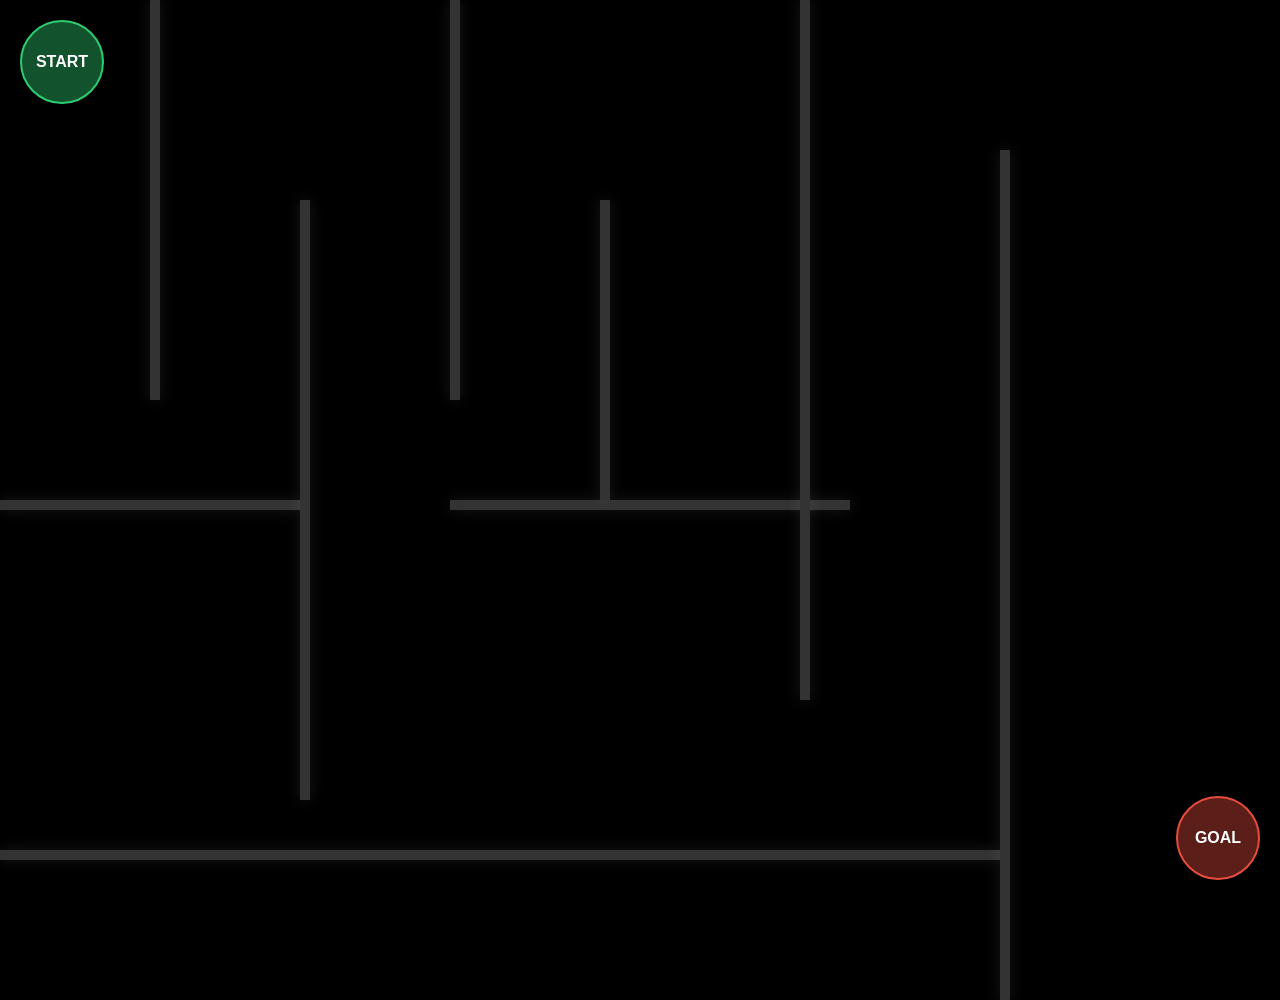
<file: index.html>
<!DOCTYPE html>
<html lang="ko">
<head>
    <meta charset="UTF-8">
    <meta name="viewport" content="width=device-width, initial-scale=1.0">
    <title>Neon Maze: Particle Explosion</title>
    <style>
        body {
            margin: 0;
            background-color: #000;
            overflow: hidden;
            font-family: 'Pretendard', sans-serif;
            cursor: none; /* 커스텀 효과를 위해 실제 마우스는 숨김 */
        }

        /* 미로 벽 */
        .wall {
            position: absolute;
            background-color: #333;
            box-shadow: 0 0 15px rgba(255,255,255,0.1);
            z-index: 5;
        }

        .portal {
            position: absolute;
            width: 80px;
            height: 80px;
            display: flex;
            align-items: center;
            justify-content: center;
            font-weight: bold;
            color: white;
            border-radius: 50%;
            z-index: 10;
        }
        #start { top: 20px; left: 20px; background: rgba(46, 204, 113, 0.4); border: 2px solid #2ecc71; }
        #end { bottom: 20px; right: 20px; background: rgba(231, 76, 60, 0.4); border: 2px solid #e74c3c; }

        /* 폭발 효과를 위한 캔버스 */
        #particle-canvas {
            position: fixed;
            top: 0; left: 0;
            pointer-events: none;
            z-index: 1000;
        }

        #overlay {
            position: fixed;
            top: 0; left: 0; width: 100%; height: 100%;
            background: rgba(0,0,0,0.8);
            display: none;
            flex-direction: column;
            align-items: center;
            justify-content: center;
            color: white;
            z-index: 2000;
        }
        
        button {
            padding: 12px 30px; font-size: 18px; background: #2ecc71; border: none;
            color: white; border-radius: 8px; cursor: pointer; margin-top: 20px;
        }
    </style>
</head>
<body>

    <canvas id="particle-canvas"></canvas>
    <div id="start" class="portal">START</div>
    <div id="end" class="portal">GOAL</div>
    <div id="maze-container"></div>

    <div id="overlay">
        <h1 id="result-title">💥 폭발함!</h1>
        <button onclick="location.reload()">다시 도전</button>
    </div>

    <script>
        const canvas = document.getElementById('particle-canvas');
        const ctx = canvas.getContext('2d');
        const container = document.getElementById('maze-container');
        const overlay = document.getElementById('overlay');
        
        let isGameRunning = false;
        let rotate = 0;
        let particles = [];

        // 캔버스 크기 설정
        function resize() {
            canvas.width = window.innerWidth;
            canvas.height = window.innerHeight;
        }
        window.addEventListener('resize', resize);
        resize();

        // 1. 미로 벽 생성 (탈출 가능 경로)
        const wallData = [
            [150, 0, 10, 400], [0, 500, 300, 10], [300, 200, 10, 600],
            [450, 0, 10, 400], [450, 500, 400, 10], [600, 200, 10, 300],
            [800, 0, 10, 700], [0, 850, 1000, 10], [1000, 150, 10, 850]
        ];

        wallData.forEach(d => {
            const wall = document.createElement('div');
            wall.className = 'wall';
            wall.style.left = d[0] + 'px'; wall.style.top = d[1] + 'px';
            wall.style.width = d[2] + 'px'; wall.style.height = d[3] + 'px';
            
            wall.addEventListener('mouseenter', (e) => {
                if(isGameRunning) explode(e.clientX, e.clientY);
            });
            container.appendChild(wall);
        });

        // 2. 파티클 클래스 (폭발 효과)
        class Particle {
            constructor(x, y) {
                this.x = x;
                this.y = y;
                this.size = Math.random() * 8 + 2;
                this.speedX = (Math.random() - 0.5) * 15;
                this.speedY = (Math.random() - 0.5) * 15;
                this.color = `hsl(${Math.random() * 360}, 100%, 50%)`;
                this.opacity = 1;
            }
            update() {
                this.x += this.speedX;
                this.y += this.speedY;
                this.opacity -= 0.02;
            }
            draw() {
                ctx.globalAlpha = this.opacity;
                ctx.fillStyle = this.color;
                ctx.beginPath();
                ctx.arc(this.x, this.y, this.size, 0, Math.PI * 2);
                ctx.fill();
            }
        }

        function explode(x, y) {
            isGameRunning = false;
            for(let i = 0; i < 50; i++) {
                particles.push(new Particle(x, y));
            }
            setTimeout(() => {
                overlay.style.display = 'flex';
            }, 1000);
        }

        // 3. 핵심 스크립트: 마우스 이동 & 무한 로테이트 잔상
        document.addEventListener('mousemove', function(event){
            if(!isGameRunning) return;

            const box = document.createElement('div');
            box.className = 'trail';
            box.style.position = 'absolute';
            box.style.width = '40px'; box.style.height = '40px';
            box.style.backgroundColor = `rgba(${Math.ceil(Math.random()*255)}, ${Math.ceil(Math.random()*255)}, ${Math.ceil(Math.random()*255)}, 0.4)`;
            box.style.top = `${event.clientY - 20}px`;
            box.style.left = `${event.clientX - 20}px`;
            box.style.borderRadius = '5px';
            box.style.pointerEvents = 'none';

            document.body.appendChild(box);
            setTimeout(() => box.remove(), 800);
        });

        function animate(){
            requestAnimationFrame(animate);
            ctx.clearRect(0, 0, canvas.width, canvas.height);
            
            // 파티클 애니메이션
            particles.forEach((p, i) => {
                p.update();
                p.draw();
                if(p.opacity <= 0) particles.splice(i, 1);
            });

            // 잔상 로테이트
            let trails = document.querySelectorAll('.trail');
            rotate += 4;
            trails.forEach(t => t.style.transform = `rotate(${rotate}deg)`);
        }
        animate();

        // 4. 게임 제어
        document.getElementById('start').addEventListener('mouseenter', () => {
            isGameRunning = true;
        });

        document.getElementById('end').addEventListener('mouseenter', () => {
            if(isGameRunning) {
                isGameRunning = false;
                document.getElementById('result-title').innerText = "🏆 탈출 성공!";
                overlay.style.display = 'flex';
            }
        });
    </script>
</body>
</html>
</file>
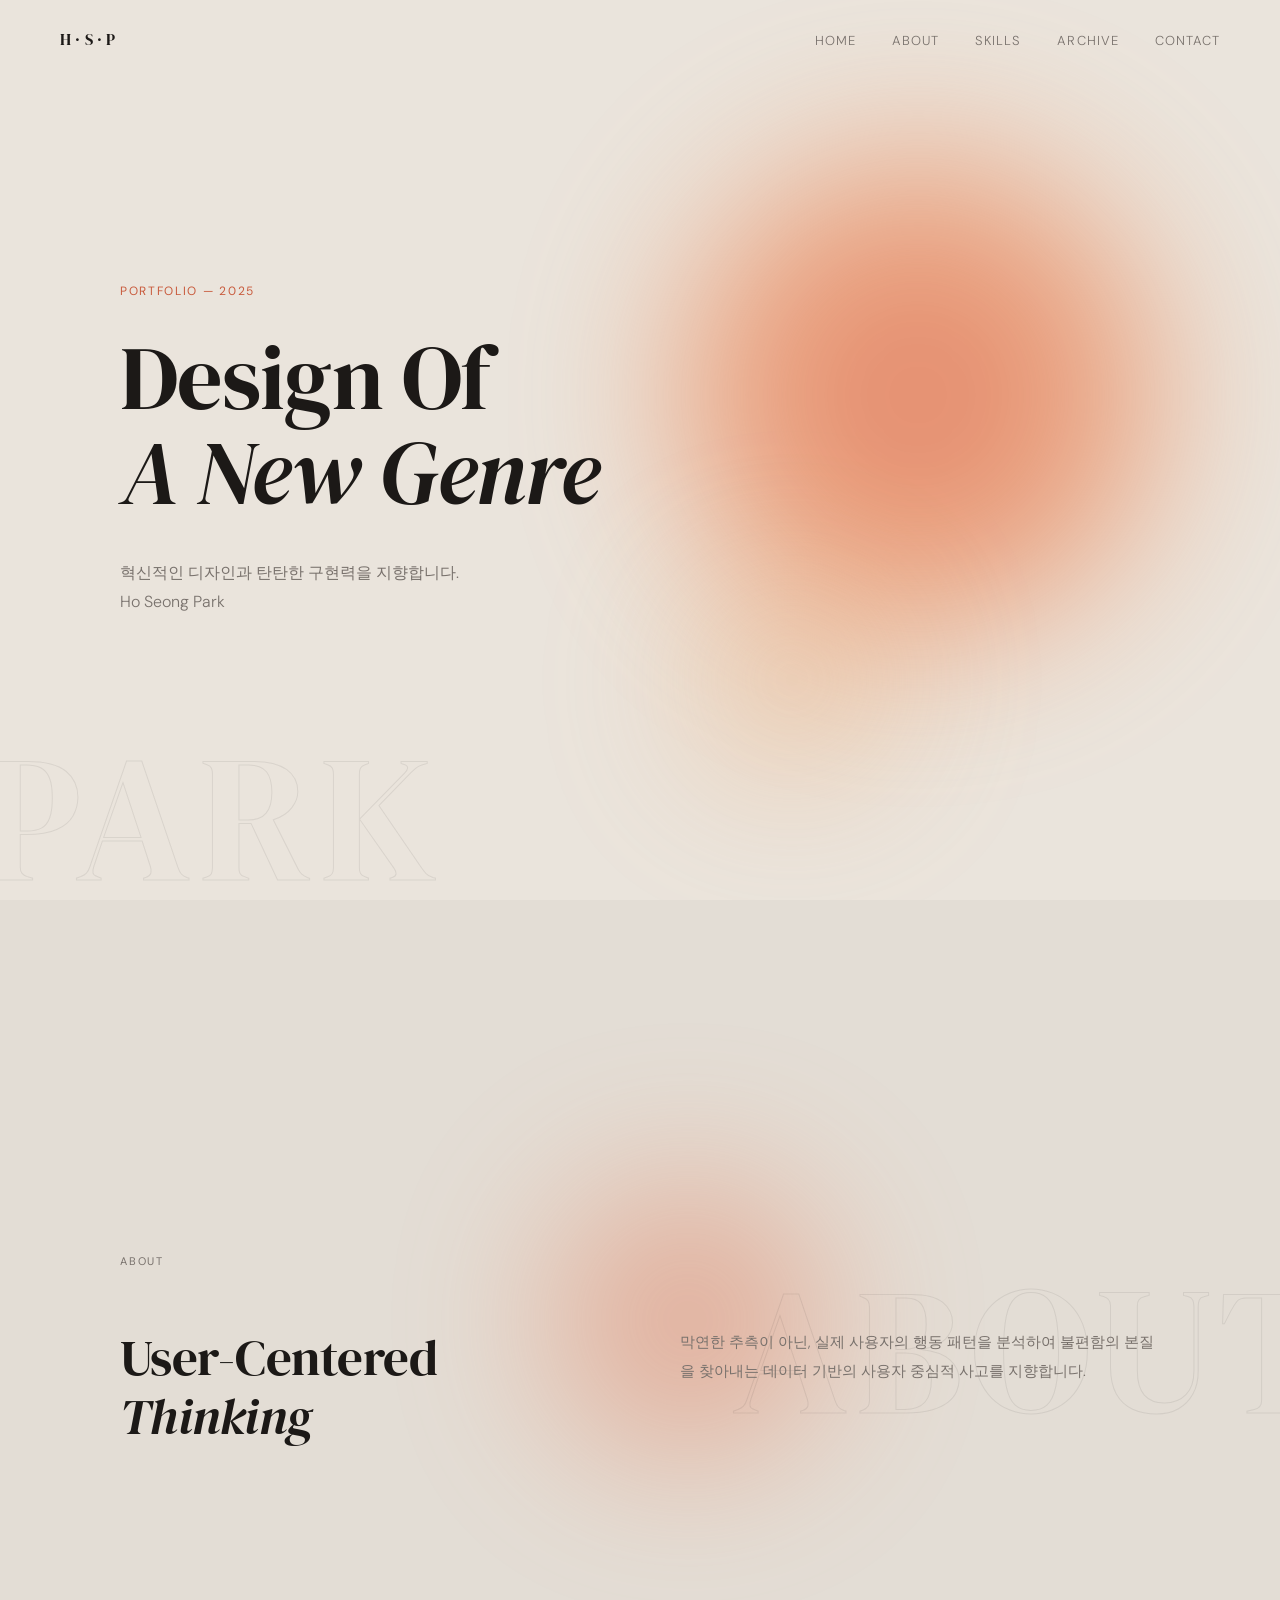
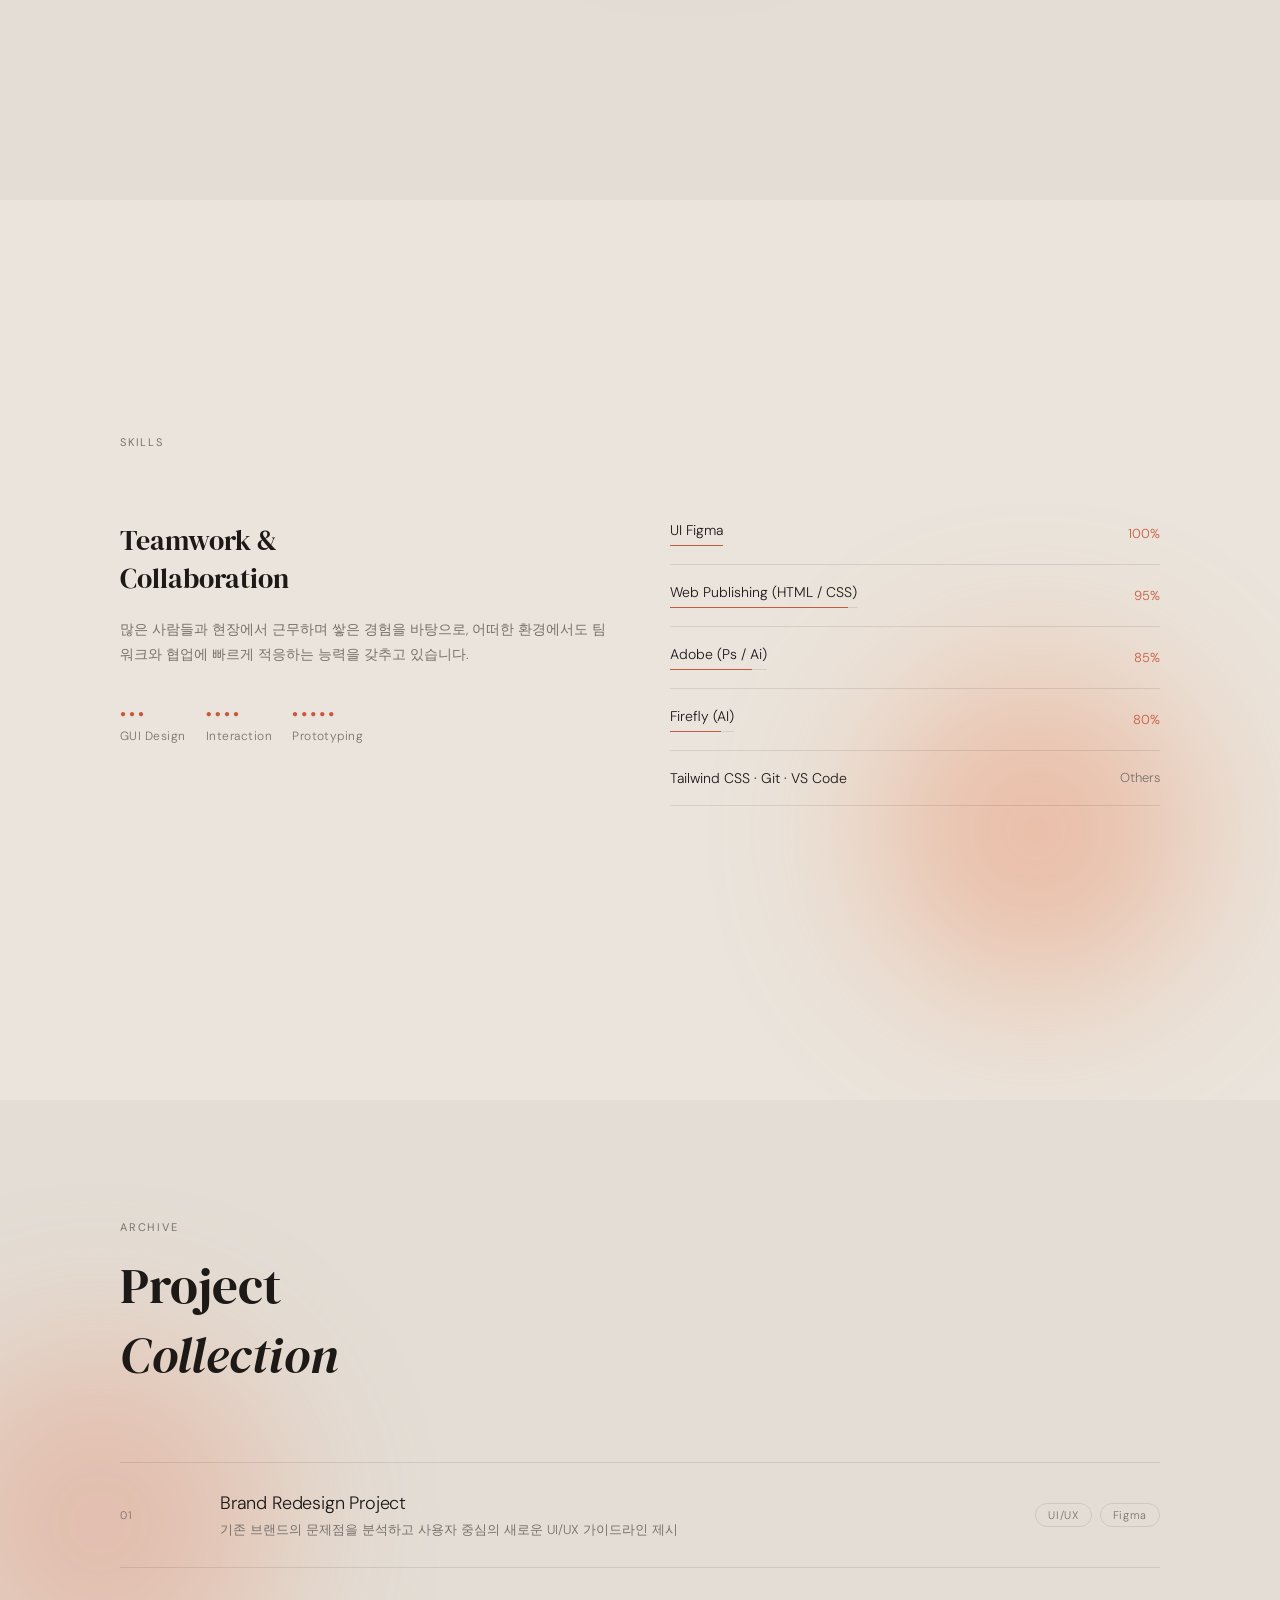
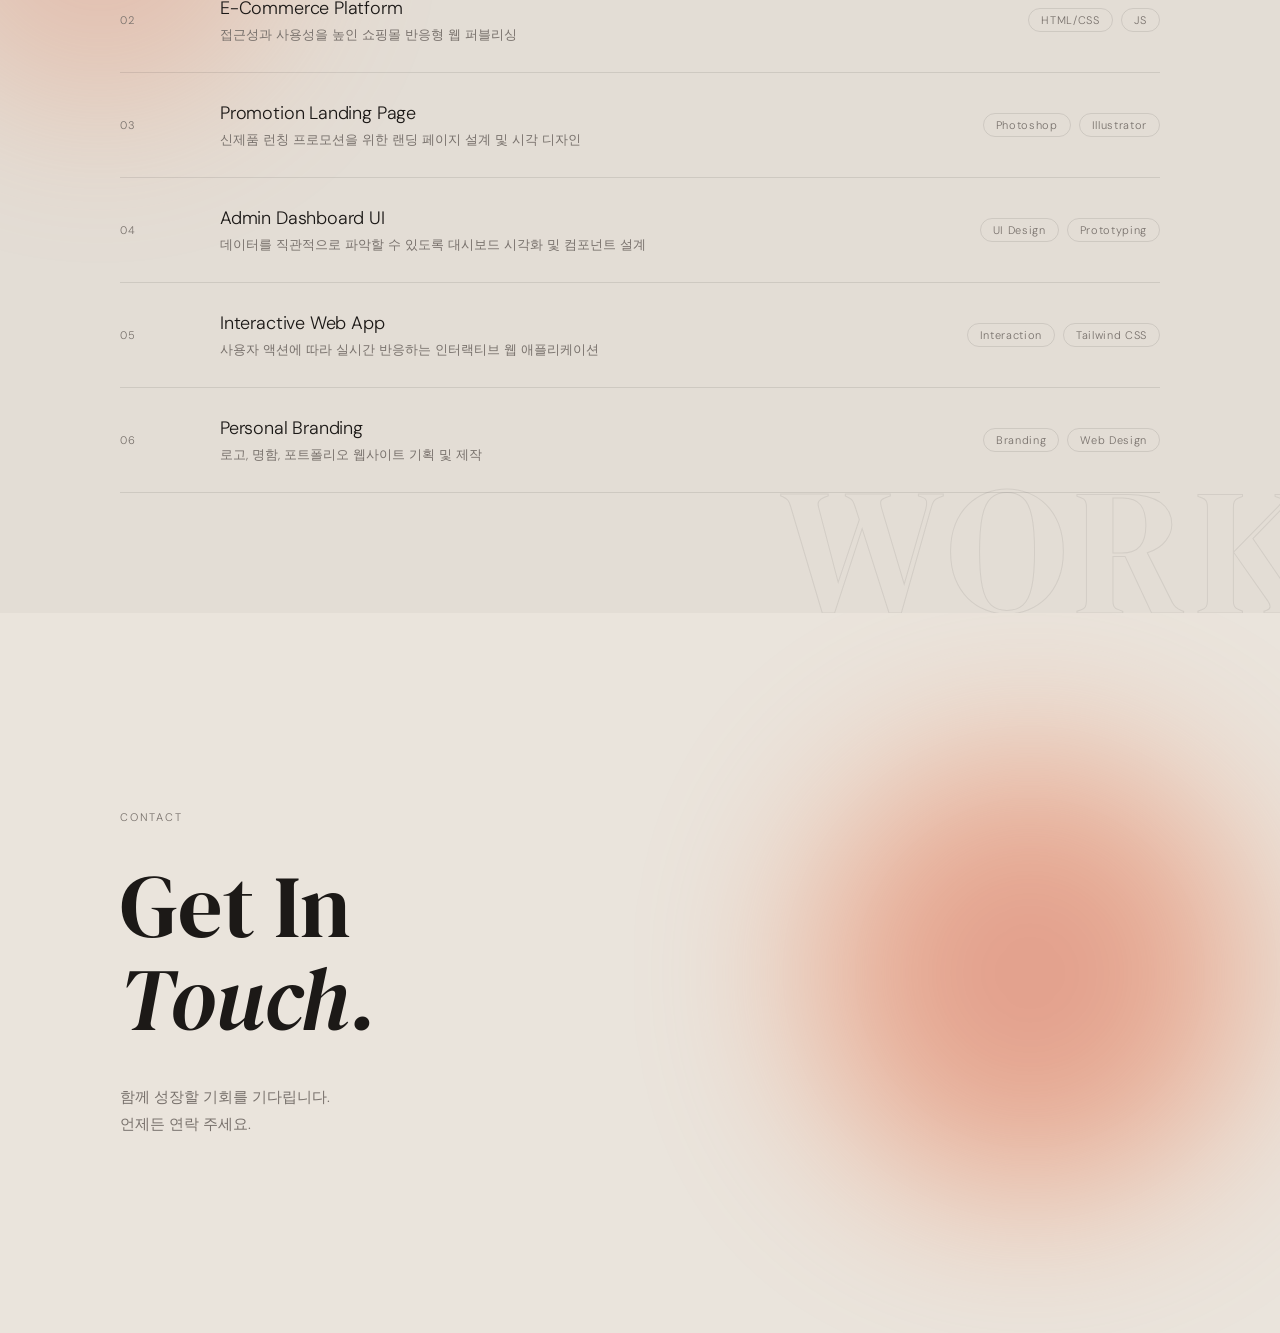
<file: 03.26 수업자료/index.html>
<!DOCTYPE html>
<html lang="ko">
<head>
  <meta charset="UTF-8">
  <meta name="viewport" content="width=device-width, initial-scale=1.0">
  <title>Ho Seong Park — Portfolio</title>
  <link rel="preconnect" href="https://fonts.googleapis.com">
  <link href="https://fonts.googleapis.com/css2?family=DM+Sans:ital,opsz,wght@0,9..40,200;0,9..40,300;0,9..40,400;1,9..40,300&family=DM+Serif+Display:ital@0;1&display=swap" rel="stylesheet">
  <style>
    *, *::before, *::after { box-sizing: border-box; margin: 0; padding: 0; }

    :root {
      --bg: #EAE4DC;
      --bg-alt: #E3DDD5;
      --text: #1C1917;
      --text-muted: #78716C;
      --accent: #C85A3C;
      --accent2: #F09060;
      --border: rgba(28,25,23,0.1);
    }

    html { scroll-behavior: smooth; }

    body {
      font-family: 'DM Sans', sans-serif;
      background: var(--bg);
      color: var(--text);
      overflow-x: hidden;
    }

    /* ── NAV ── */
    nav {
      position: fixed;
      top: 0;
      left: 0;
      right: 0;
      z-index: 100;
      padding: 28px 60px;
      display: flex;
      justify-content: space-between;
      align-items: center;
    }

    .nav-logo {
      font-family: 'DM Serif Display', serif;
      font-size: 16px;
      letter-spacing: 0.04em;
      color: var(--text);
    }

    .nav-links {
      display: flex;
      gap: 36px;
      list-style: none;
    }

    .nav-links a {
      font-size: 13px;
      font-weight: 300;
      letter-spacing: 0.08em;
      text-transform: uppercase;
      color: var(--text-muted);
      text-decoration: none;
      transition: color 0.3s;
    }

    .nav-links a:hover { color: var(--text); }

    /* ── BLOB ── */
    .blob {
      position: absolute;
      border-radius: 50%;
      filter: blur(80px);
      pointer-events: none;
      opacity: 0.65;
    }

    /* ── SECTION BASE ── */
    section {
      position: relative;
      min-height: 100vh;
      display: flex;
      align-items: center;
      overflow: hidden;
    }

    section:nth-child(even) { background: var(--bg-alt); }

    .wrapper {
      position: relative;
      z-index: 2;
      width: 100%;
      max-width: 1200px;
      margin: 0 auto;
      padding: 120px 80px;
    }

    /* ── GHOST TEXT ── */
    .ghost {
      position: absolute;
      font-family: 'DM Serif Display', serif;
      font-size: clamp(100px, 14vw, 200px);
      font-weight: 400;
      letter-spacing: 0.05em;
      color: transparent;
      -webkit-text-stroke: 1px rgba(28,25,23,0.08);
      white-space: nowrap;
      pointer-events: none;
      user-select: none;
      z-index: 1;
    }

    /* ── HOME ── */
    #home .eyebrow {
      font-size: 12px;
      font-weight: 400;
      letter-spacing: 0.14em;
      text-transform: uppercase;
      color: var(--accent);
      margin-bottom: 32px;
    }

    #home h1 {
      font-family: 'DM Serif Display', serif;
      font-size: clamp(52px, 7vw, 96px);
      font-weight: 400;
      line-height: 1.05;
      letter-spacing: -0.01em;
      color: var(--text);
      margin-bottom: 40px;
    }

    #home .sub {
      font-size: 16px;
      font-weight: 300;
      color: var(--text-muted);
      line-height: 1.8;
      max-width: 480px;
    }

    .home-blob-1 {
      width: 520px; height: 520px;
      background: radial-gradient(circle, #D94F30 0%, #F0834A 55%, transparent 75%);
      right: 8%;
      top: 15%;
    }

    .home-blob-2 {
      width: 260px; height: 260px;
      background: radial-gradient(circle, #F0A060 0%, transparent 70%);
      right: 28%;
      bottom: 10%;
    }

    #home .ghost { bottom: -40px; left: -20px; }

    /* ── ABOUT ── */
    #about .label {
      font-size: 11px;
      font-weight: 400;
      letter-spacing: 0.16em;
      text-transform: uppercase;
      color: var(--text-muted);
      margin-bottom: 60px;
    }

    .about-layout {
      display: grid;
      grid-template-columns: 1fr 1fr;
      gap: 80px;
      align-items: start;
    }

    .about-left h2 {
      font-family: 'DM Serif Display', serif;
      font-size: clamp(36px, 4vw, 56px);
      font-weight: 400;
      line-height: 1.15;
      letter-spacing: -0.01em;
    }

    .about-right p {
      font-size: 15px;
      font-weight: 300;
      color: var(--text-muted);
      line-height: 1.9;
    }

    .about-blob {
      width: 300px; height: 300px;
      background: radial-gradient(circle, #C84530 0%, #F08050 60%, transparent 75%);
      left: 42%;
      top: 30%;
      opacity: 0.4;
    }

    #about .ghost { top: 50%; transform: translateY(-50%); right: -60px; }

    /* ── SKILLS ── */
    #skills .label {
      font-size: 11px;
      letter-spacing: 0.16em;
      text-transform: uppercase;
      color: var(--text-muted);
      margin-bottom: 72px;
    }

    .skill-row {
      display: grid;
      grid-template-columns: 1fr 1fr;
      gap: 60px;
      margin-bottom: 60px;
    }

    .skill-block h3 {
      font-family: 'DM Serif Display', serif;
      font-size: 28px;
      font-weight: 400;
      margin-bottom: 20px;
    }

    .skill-block p {
      font-size: 14px;
      font-weight: 300;
      color: var(--text-muted);
      line-height: 1.8;
    }

    .skill-list {
      list-style: none;
      display: flex;
      flex-direction: column;
      gap: 18px;
    }

    .skill-list li {
      display: flex;
      justify-content: space-between;
      align-items: center;
      padding-bottom: 18px;
      border-bottom: 1px solid var(--border);
      font-size: 14px;
      font-weight: 300;
    }

    .skill-list .tool-name { color: var(--text); }
    .skill-list .tool-pct { color: var(--accent); font-size: 13px; }

    .bar-track {
      width: 100%;
      height: 1px;
      background: var(--border);
      margin-top: 6px;
      position: relative;
    }

    .bar-fill {
      position: absolute;
      top: 0; left: 0;
      height: 1px;
      background: var(--accent);
    }

    .dot-row {
      display: flex;
      gap: 20px;
      margin-top: 32px;
    }

    .dot-item {
      display: flex;
      flex-direction: column;
      gap: 8px;
      font-size: 12px;
      font-weight: 300;
      color: var(--text-muted);
      letter-spacing: 0.04em;
    }

    .dots { color: var(--accent); letter-spacing: 3px; font-size: 10px; }

    .skills-blob {
      width: 360px; height: 360px;
      background: radial-gradient(circle, #E05535 0%, #F09055 60%, transparent 75%);
      right: 5%;
      bottom: 10%;
      opacity: 0.35;
    }

    /* ── ARCHIVE ── */
    #archive .label {
      font-size: 11px;
      letter-spacing: 0.16em;
      text-transform: uppercase;
      color: var(--text-muted);
      margin-bottom: 16px;
    }

    #archive h2 {
      font-family: 'DM Serif Display', serif;
      font-size: clamp(32px, 4vw, 52px);
      font-weight: 400;
      margin-bottom: 72px;
    }

    .archive-list {
      display: flex;
      flex-direction: column;
    }

    .archive-item {
      display: grid;
      grid-template-columns: 60px 1fr auto;
      align-items: center;
      gap: 40px;
      padding: 28px 0;
      border-bottom: 1px solid var(--border);
      text-decoration: none;
      color: var(--text);
      transition: all 0.3s;
    }

    .archive-item:first-child { border-top: 1px solid var(--border); }

    .archive-item:hover { padding-left: 16px; }
    .archive-item:hover .item-title { color: var(--accent); }

    .item-num {
      font-size: 11px;
      font-weight: 300;
      color: var(--text-muted);
      letter-spacing: 0.08em;
    }

    .item-title {
      font-size: 18px;
      font-weight: 300;
      letter-spacing: -0.01em;
      transition: color 0.3s;
    }

    .item-desc {
      font-size: 13px;
      font-weight: 300;
      color: var(--text-muted);
      margin-top: 6px;
    }

    .item-tags {
      display: flex;
      gap: 8px;
      flex-wrap: wrap;
      justify-content: flex-end;
    }

    .tag {
      font-size: 11px;
      font-weight: 300;
      letter-spacing: 0.06em;
      color: var(--text-muted);
      border: 1px solid var(--border);
      padding: 4px 12px;
      border-radius: 20px;
    }

    .archive-blob {
      width: 400px; height: 400px;
      background: radial-gradient(circle, #D04030 0%, #EE8048 60%, transparent 75%);
      left: -100px;
      top: 20%;
      opacity: 0.25;
    }

    #archive .ghost { bottom: -60px; right: -40px; }

    /* ── CONTACT ── */
    #contact { min-height: 80vh; }

    #contact .wrapper {
      display: flex;
      flex-direction: column;
      justify-content: center;
    }

    #contact .label {
      font-size: 11px;
      letter-spacing: 0.16em;
      text-transform: uppercase;
      color: var(--text-muted);
      margin-bottom: 32px;
    }

    #contact h2 {
      font-family: 'DM Serif Display', serif;
      font-size: clamp(48px, 7vw, 88px);
      font-weight: 400;
      line-height: 1.05;
      margin-bottom: 40px;
    }

    #contact p {
      font-size: 15px;
      font-weight: 300;
      color: var(--text-muted);
      max-width: 400px;
      line-height: 1.8;
    }

    .contact-blob {
      width: 500px; height: 500px;
      background: radial-gradient(circle, #C84030 0%, #F08050 55%, transparent 72%);
      right: 0;
      top: 50%;
      transform: translateY(-50%);
      opacity: 0.5;
    }

    /* ── ARROW UP ── */
    .arrow-up {
      position: fixed;
      bottom: 36px;
      right: 48px;
      width: 48px;
      height: 48px;
      border-radius: 50%;
      background: var(--text);
      color: var(--bg);
      border: none;
      cursor: pointer;
      display: flex;
      align-items: center;
      justify-content: center;
      opacity: 0;
      transition: opacity 0.3s, transform 0.3s;
      z-index: 200;
      font-size: 18px;
    }

    .arrow-up.show { opacity: 1; }
    .arrow-up:hover { transform: translateY(-3px); }

    @media (max-width: 768px) {
      nav { padding: 20px 24px; }
      .nav-links { display: none; }
      .wrapper { padding: 100px 24px; }
      .about-layout, .skill-row { grid-template-columns: 1fr; gap: 40px; }
      .archive-item { grid-template-columns: 40px 1fr; }
      .item-tags { display: none; }
    }
  </style>
</head>
<body>

  <button class="arrow-up" id="arrowUp">↑</button>

  <nav>
    <span class="nav-logo">H · S · P</span>
    <ul class="nav-links">
      <li><a href="#home">Home</a></li>
      <li><a href="#about">About</a></li>
      <li><a href="#skills">Skills</a></li>
      <li><a href="#archive">Archive</a></li>
      <li><a href="#contact">Contact</a></li>
    </ul>
  </nav>

  <!-- HOME -->
  <section id="home">
    <div class="blob home-blob-1"></div>
    <div class="blob home-blob-2"></div>
    <span class="ghost" style="bottom:-40px; left:-20px;">PARK</span>
    <div class="wrapper">
      <p class="eyebrow">Portfolio — 2025</p>
      <h1>Design Of<br><em>A New Genre</em></h1>
      <p class="sub">혁신적인 디자인과 탄탄한 구현력을 지향합니다.<br>Ho Seong Park</p>
    </div>
  </section>

  <!-- ABOUT -->
  <section id="about">
    <div class="blob about-blob"></div>
    <span class="ghost" style="top:50%; transform:translateY(-50%); right:-60px;">ABOUT</span>
    <div class="wrapper">
      <p class="label">About</p>
      <div class="about-layout">
        <div class="about-left">
          <h2>User-Centered<br><em>Thinking</em></h2>
        </div>
        <div class="about-right">
          <p>막연한 추측이 아닌, 실제 사용자의 행동 패턴을 분석하여 불편함의 본질을 찾아내는 데이터 기반의 사용자 중심적 사고를 지향합니다.</p>
        </div>
      </div>
    </div>
  </section>

  <!-- SKILLS -->
  <section id="skills">
    <div class="blob skills-blob"></div>
    <div class="wrapper">
      <p class="label">Skills</p>
      <div class="skill-row">
        <div class="skill-block">
          <h3>Teamwork &<br>Collaboration</h3>
          <p style="margin-top:16px;">많은 사람들과 현장에서 근무하며 쌓은 경험을 바탕으로, 어떠한 환경에서도 팀워크와 협업에 빠르게 적응하는 능력을 갖추고 있습니다.</p>
          <div class="dot-row" style="margin-top:40px;">
            <div class="dot-item"><span class="dots">●●●</span><span>GUI Design</span></div>
            <div class="dot-item"><span class="dots">●●●●</span><span>Interaction</span></div>
            <div class="dot-item"><span class="dots">●●●●●</span><span>Prototyping</span></div>
          </div>
        </div>
        <div class="skill-block">
          <ul class="skill-list">
            <li>
              <div>
                <span class="tool-name">UI Figma</span>
                <div class="bar-track"><div class="bar-fill" style="width:100%"></div></div>
              </div>
              <span class="tool-pct">100%</span>
            </li>
            <li>
              <div>
                <span class="tool-name">Web Publishing (HTML / CSS)</span>
                <div class="bar-track"><div class="bar-fill" style="width:95%"></div></div>
              </div>
              <span class="tool-pct">95%</span>
            </li>
            <li>
              <div>
                <span class="tool-name">Adobe (Ps / Ai)</span>
                <div class="bar-track"><div class="bar-fill" style="width:85%"></div></div>
              </div>
              <span class="tool-pct">85%</span>
            </li>
            <li>
              <div>
                <span class="tool-name">Firefly (AI)</span>
                <div class="bar-track"><div class="bar-fill" style="width:80%"></div></div>
              </div>
              <span class="tool-pct">80%</span>
            </li>
            <li>
              <div>
                <span class="tool-name">Tailwind CSS · Git · VS Code</span>
              </div>
              <span class="tool-pct" style="color:var(--text-muted);">Others</span>
            </li>
          </ul>
        </div>
      </div>
    </div>
  </section>

  <!-- ARCHIVE -->
  <section id="archive">
    <div class="blob archive-blob"></div>
    <span class="ghost" style="bottom:-60px; right:-40px;">WORK</span>
    <div class="wrapper">
      <p class="label">Archive</p>
      <h2>Project<br><em>Collection</em></h2>
      <div class="archive-list">
        <a href="project1.html" class="archive-item">
          <span class="item-num">01</span>
          <div>
            <div class="item-title">Brand Redesign Project</div>
            <div class="item-desc">기존 브랜드의 문제점을 분석하고 사용자 중심의 새로운 UI/UX 가이드라인 제시</div>
          </div>
          <div class="item-tags"><span class="tag">UI/UX</span><span class="tag">Figma</span></div>
        </a>
        <a href="project2.html" class="archive-item">
          <span class="item-num">02</span>
          <div>
            <div class="item-title">E-Commerce Platform</div>
            <div class="item-desc">접근성과 사용성을 높인 쇼핑몰 반응형 웹 퍼블리싱</div>
          </div>
          <div class="item-tags"><span class="tag">HTML/CSS</span><span class="tag">JS</span></div>
        </a>
        <a href="project3.html" class="archive-item">
          <span class="item-num">03</span>
          <div>
            <div class="item-title">Promotion Landing Page</div>
            <div class="item-desc">신제품 런칭 프로모션을 위한 랜딩 페이지 설계 및 시각 디자인</div>
          </div>
          <div class="item-tags"><span class="tag">Photoshop</span><span class="tag">Illustrator</span></div>
        </a>
        <a href="project4.html" class="archive-item">
          <span class="item-num">04</span>
          <div>
            <div class="item-title">Admin Dashboard UI</div>
            <div class="item-desc">데이터를 직관적으로 파악할 수 있도록 대시보드 시각화 및 컴포넌트 설계</div>
          </div>
          <div class="item-tags"><span class="tag">UI Design</span><span class="tag">Prototyping</span></div>
        </a>
        <a href="project5.html" class="archive-item">
          <span class="item-num">05</span>
          <div>
            <div class="item-title">Interactive Web App</div>
            <div class="item-desc">사용자 액션에 따라 실시간 반응하는 인터랙티브 웹 애플리케이션</div>
          </div>
          <div class="item-tags"><span class="tag">Interaction</span><span class="tag">Tailwind CSS</span></div>
        </a>
        <a href="project6.html" class="archive-item">
          <span class="item-num">06</span>
          <div>
            <div class="item-title">Personal Branding</div>
            <div class="item-desc">로고, 명함, 포트폴리오 웹사이트 기획 및 제작</div>
          </div>
          <div class="item-tags"><span class="tag">Branding</span><span class="tag">Web Design</span></div>
        </a>
      </div>
    </div>
  </section>

  <!-- CONTACT -->
  <section id="contact">
    <div class="blob contact-blob"></div>
    <div class="wrapper">
      <p class="label">Contact</p>
      <h2>Get In<br><em>Touch.</em></h2>
      <p>함께 성장할 기회를 기다립니다.<br>언제든 연락 주세요.</p>
    </div>
  </section>

  <script>
    const arrowUp = document.getElementById('arrowUp');
    document.addEventListener('scroll', () => {
      arrowUp.classList.toggle('show', window.scrollY > 300);
    });
    arrowUp.addEventListener('click', () => {
      document.getElementById('home').scrollIntoView({ behavior: 'smooth' });
    });

    document.querySelectorAll('a[href^="#"]').forEach(a => {
      a.addEventListener('click', e => {
        e.preventDefault();
        document.querySelector(a.getAttribute('href'))?.scrollIntoView({ behavior: 'smooth' });
      });
    });
  </script>
</body>
</html>
</file>
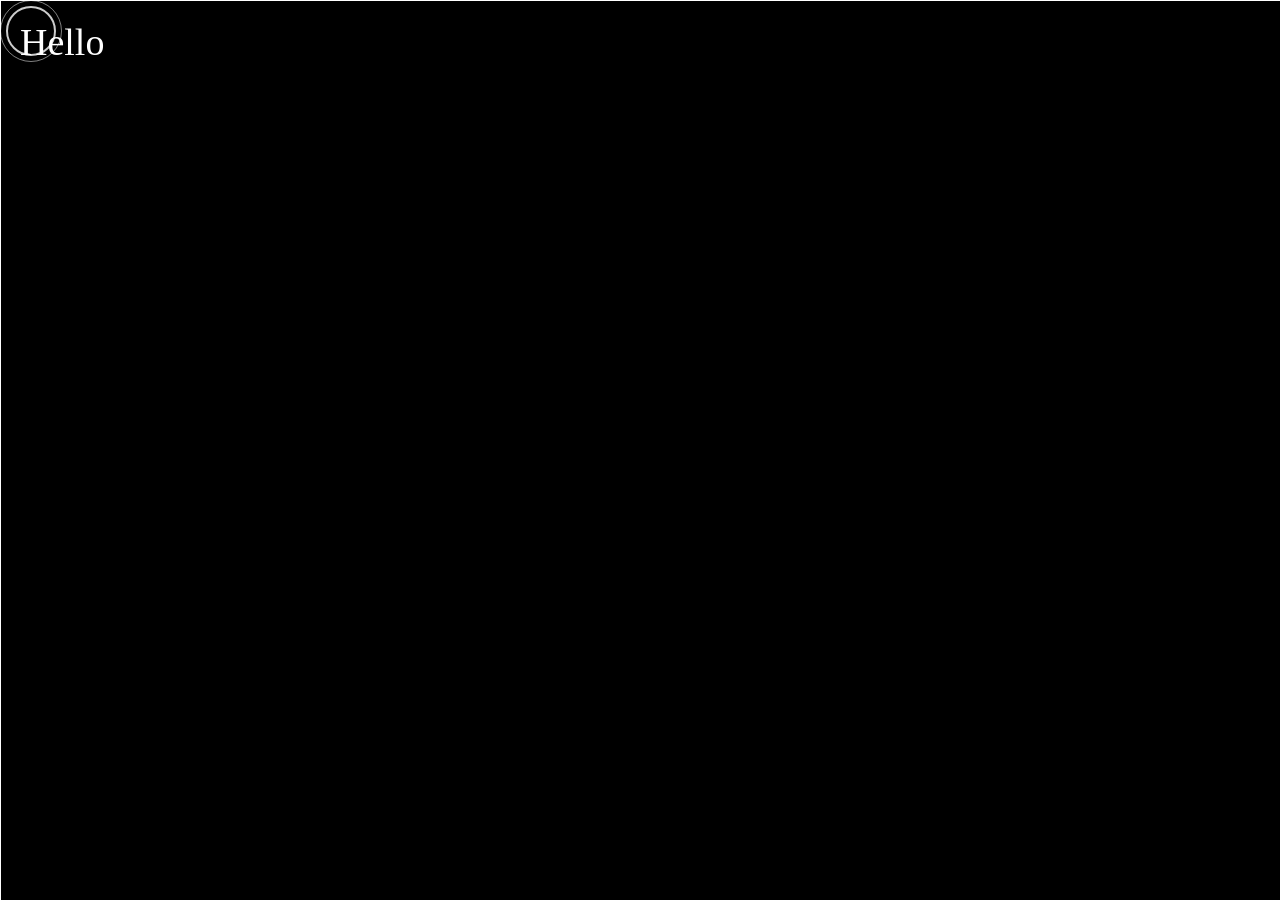
<file: 04.30.html>
<!DOCTYPE html>
<html lang="en">
<head>
    <meta charset="UTF-8">
    <meta name="viewport" content="width=device-width, initial-scale=1.0">
    <title>Document</title>
    <style>
        body{
            background-color: black;
            margin: 0;
        }
        .line{
            position: absolute;
            background-color: white;
        }
        .horizontal{
            width: 100%;
            height: 1px;
        }
        .vertical{
            height: 100%;
            width: 1px;
        }
        .target{
            position: absolute;
            width: 60px;
            height: 60px;
            border: 1px solid rgba(255,255,255,.5);
            border-radius: 50%;
        }
        .target:before{
            content: "";
            display: block;
            position: absolute;
            width: 46px;
            height: 46px;
            top: 0;
            bottom: 0;
            left: 0;
            right: 0;
            margin: auto;
            border: 2px solid rgba(255,255,255,.8);
            border-radius: 50%;
            color: white;
        }
        .tag{
            color: white;
            position: absolute;
            font-size: 38px;
            margin: 20px;
        }
    </style>
</head>
<body>
    <div class="line horizontal"></div>
    <div class="line vertical"></div>
    <div class="target"></div>
    <div class="tag">Hello</div>
    <script>
        const vertical = document.querySelector('.vertical');
        const horizontal = document.querySelector('.horizontal');
        const target = document.querySelector('.target');
        const tag = document.querySelector('.tag');

        addEventListener('load', ()=>{
            const targetRect = target.getBoundingClientRect();
            const targetHalfWidth = targetRect.width / 2;
            const targetHalfHeight = targetRect.height / 2;

            document.addEventListener('mousemove', function(e){
                const x = e.clientX;
                const y = e.clientY;
                console.log(`${x}, ${y}`)

                vertical.style.transform = `translateX(${x}px)`;
                horizontal.style.transform = `translateY(${y}px)`;
                target.style.transform = `translate(${x-targetHalfWidth}px, ${y-targetHalfHeight}px)`;
                tag.style.transform = `translate(${x}px, ${y}px)`;
                tag.innerHTML = `${x}px, ${y}px`;

            })
        })
    </script>
</body>
</html>
</file>
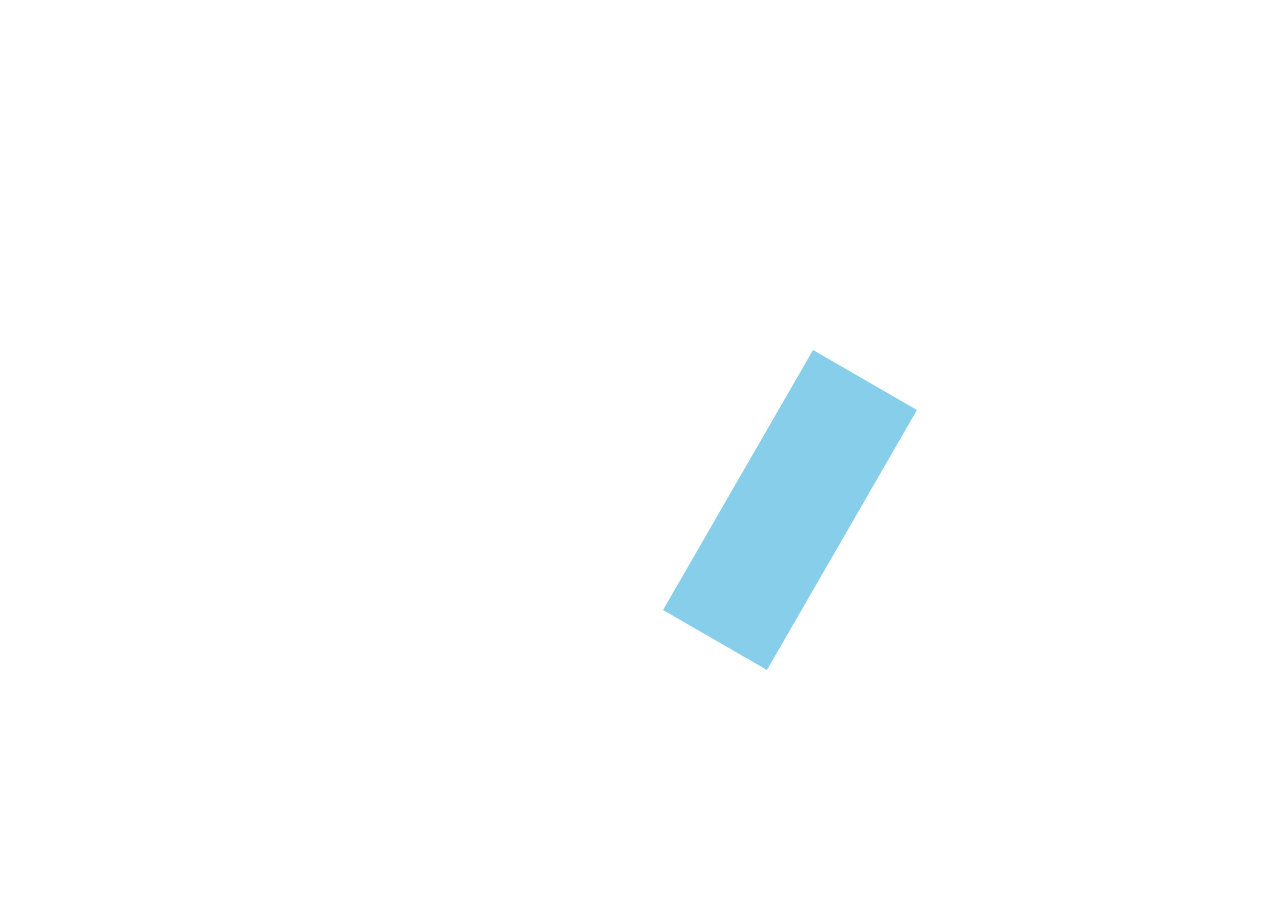
<file: 05.07_raf.html>
<!DOCTYPE html>
<html lang="en">
<head>
    <meta charset="UTF-8">
    <meta name="viewport" content="width=device-width, initial-scale=1.0">
    <title>Document</title>
    <style>
        .box{
            position: absolute;
            width: 300px;
            height: 120px;
            top: 50%;
            left: 50%;
            background-color: skyblue;
            transform: translate(-50%,-50%);
        }
    </style>
</head>
<body>
    <div class="box"></div>
    <script>
        const box = document.querySelector('.box');
        let rotate = 0;

        function boxRotate(){
            box.style.transform = `rotate(${rotate}deg)`;
            rotate += -7;
            requestAnimationFrame(boxRotate)
        }
        boxRotate();
        </script>
</body>
</html>
</file>
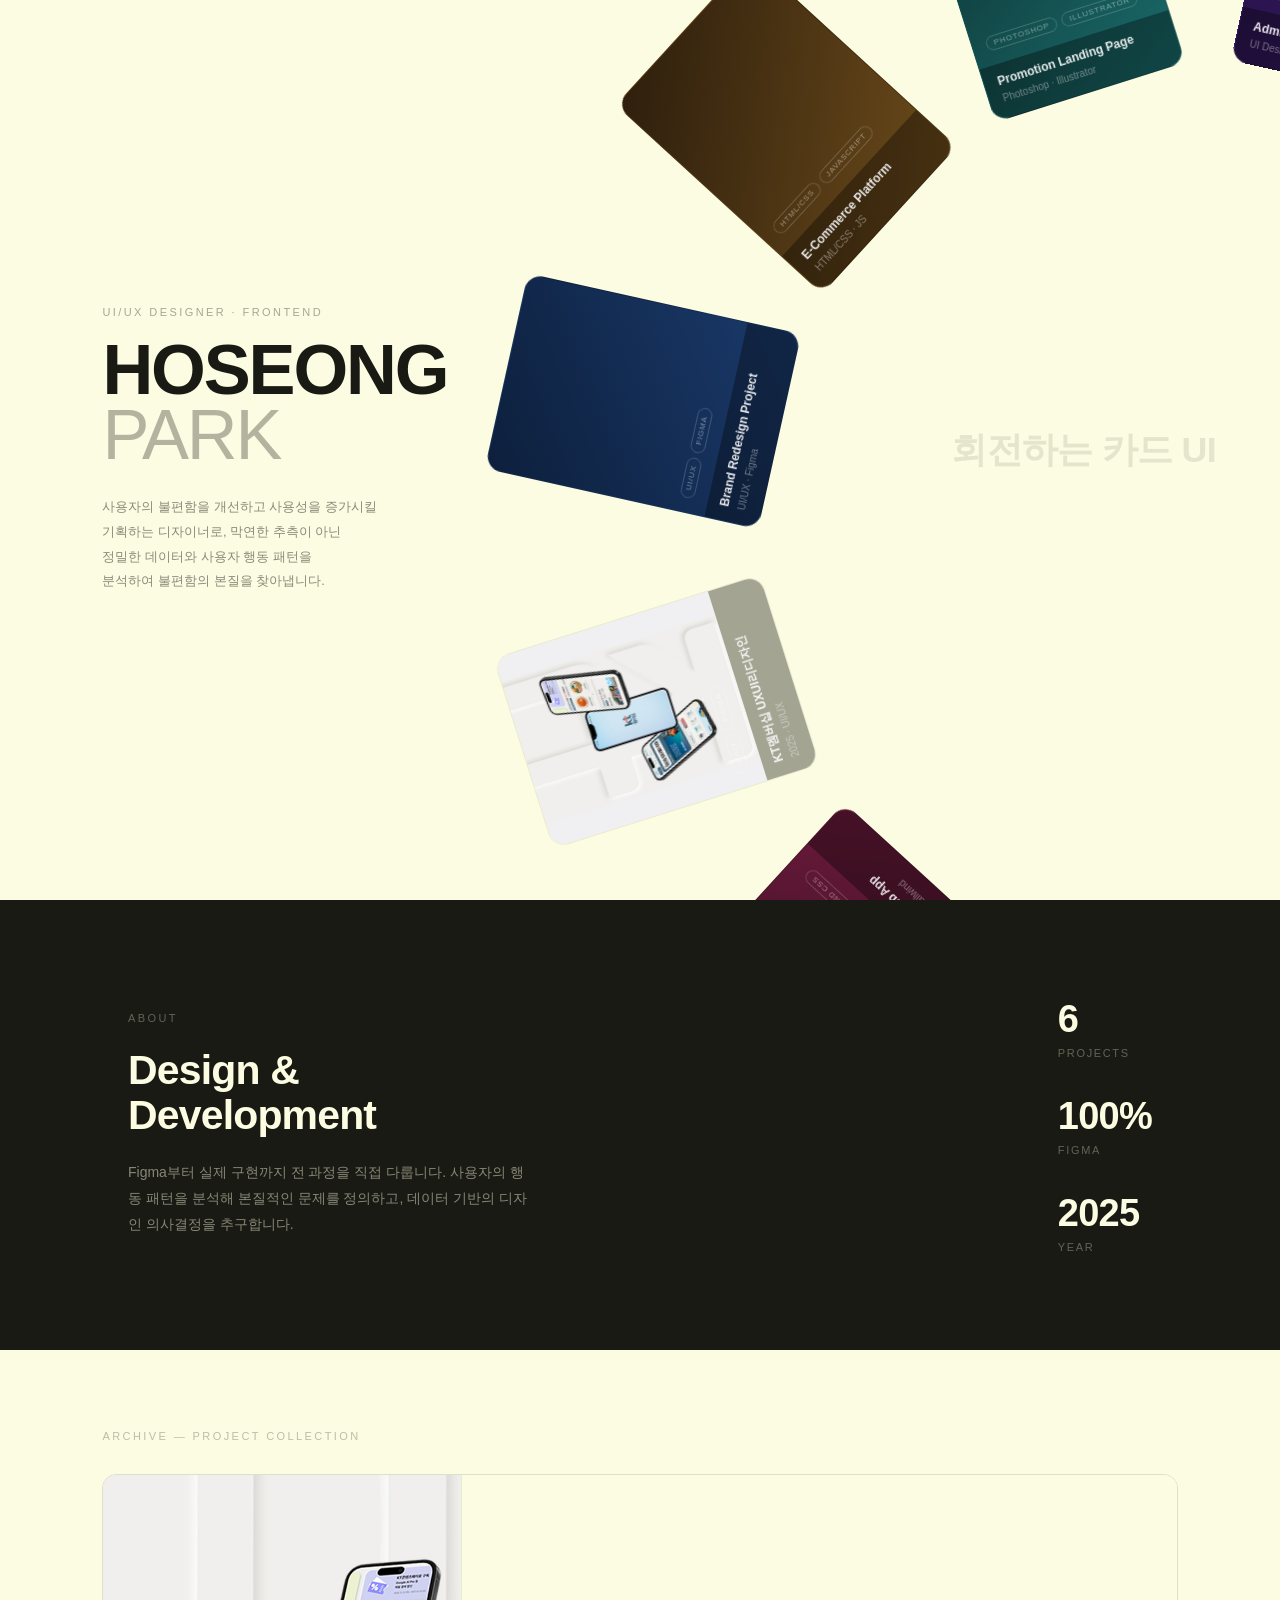
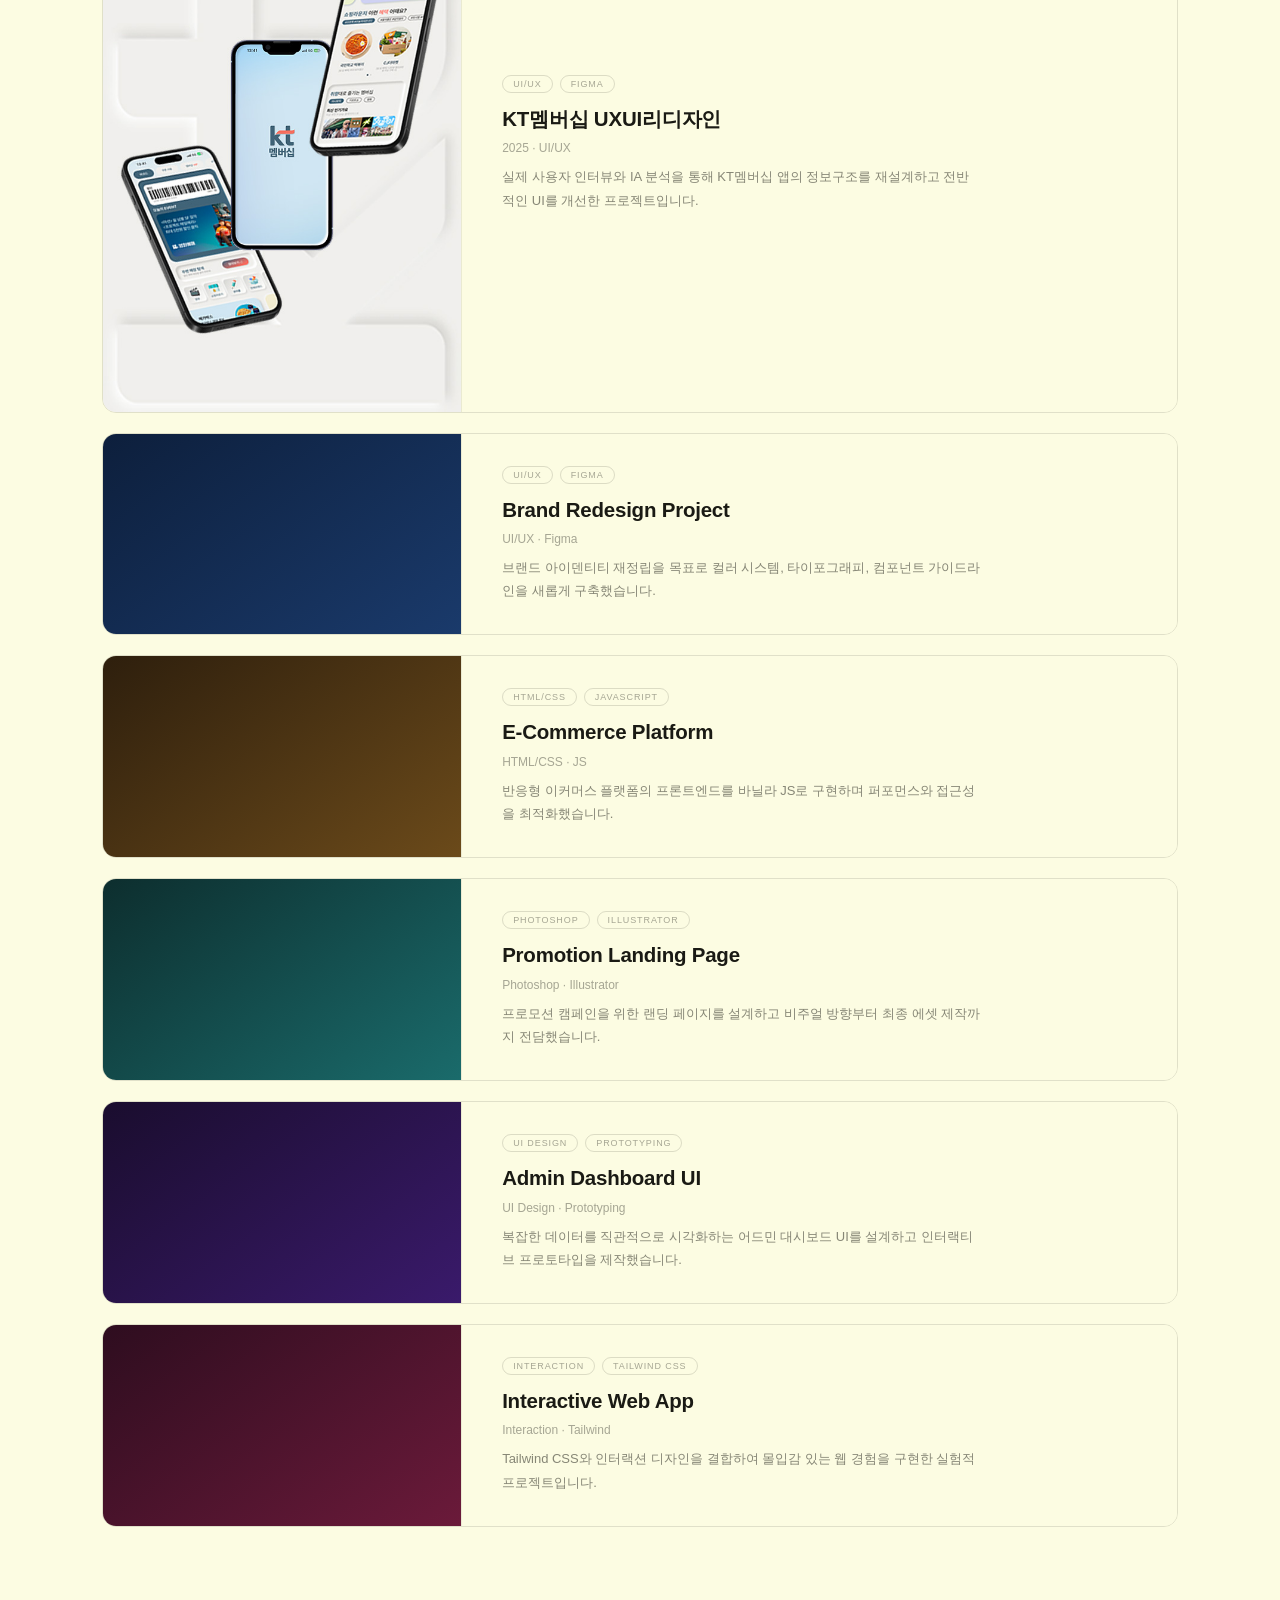
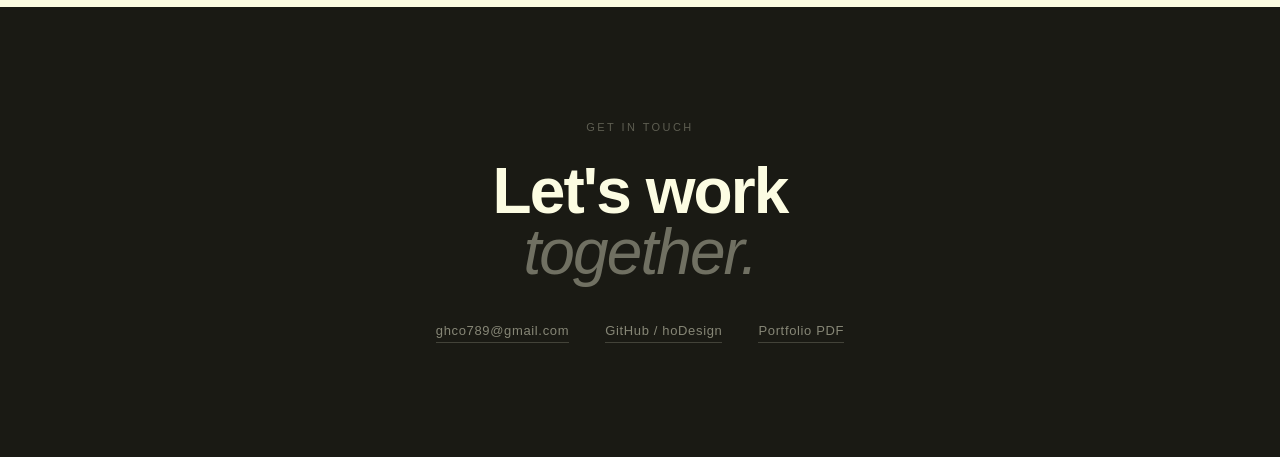
<file: card-carousel.html>
<!DOCTYPE html>
<html lang="ko">
<head>
<meta charset="UTF-8">
<meta name="viewport" content="width=device-width, initial-scale=1.0">
<title>Ho Seong Park — Portfolio</title>
<link rel="stylesheet" href="https://api.fontshare.com/v2/css?f[]=panchang@400,500,600,700&display=swap" />
<link rel="stylesheet" href="card-carousel.css" />
</head>
<body>

<!-- ORBIT STAGE (decorative) -->
<div id="orbit-stage"></div>

<!-- HERO -->
<section class="hero" id="hero">
  <div class="hero-left">
    <p class="hero-role">UI/UX Designer · Frontend</p>
    <h1 class="hero-name">HOSEONG<br><span>PARK</span></h1>
    <p class="hero-bio">사용자의 불편함을 개선하고 사용성을 증가시킬<br>기획하는 디자이너로, 막연한 추측이 아닌<br>정밀한 데이터와 사용자 행동 패턴을<br>분석하여 불편함의 본질을 찾아냅니다.</p>
  </div>
  <span class="carousel-label">회전하는 카드 UI</span>
</section>

<!-- INFO -->
<section class="info-section">
  <div class="info-left">
    <p class="info-label">About</p>
    <h2 class="info-title">Design &amp;<br>Development</h2>
    <p class="info-desc">Figma부터 실제 구현까지 전 과정을 직접 다룹니다. 사용자의 행동 패턴을 분석해 본질적인 문제를 정의하고, 데이터 기반의 디자인 의사결정을 추구합니다.</p>
  </div>
  <div class="info-right">
    <div class="info-stat">
      <span class="info-stat-num">6</span>
      <span class="info-stat-label">Projects</span>
    </div>
    <div class="info-stat">
      <span class="info-stat-num">100%</span>
      <span class="info-stat-label">Figma</span>
    </div>
    <div class="info-stat">
      <span class="info-stat-num">2025</span>
      <span class="info-stat-label">Year</span>
    </div>
  </div>
</section>

<!-- PROJECTS -->
<section class="projects-section">
  <p class="projects-header">Archive — Project Collection</p>
  <div id="project-list"></div>
</section>

<!-- CONTACT -->
<section class="contact-section">
  <p class="contact-label">Get in touch</p>
  <h2 class="contact-title">Let's work<br><em>together.</em></h2>
  <div class="contact-links">
    <a href="mailto:ghco789@gmail.com" class="contact-link">ghco789@gmail.com</a>
    <a href="https://github.com/hoDesign" class="contact-link" target="_blank">GitHub / hoDesign</a>
    <a href="portfolio.html" class="contact-link">Portfolio PDF</a>
  </div>
</section>

<script src="card-carousel.js"></script>
</body>
</html>
</file>
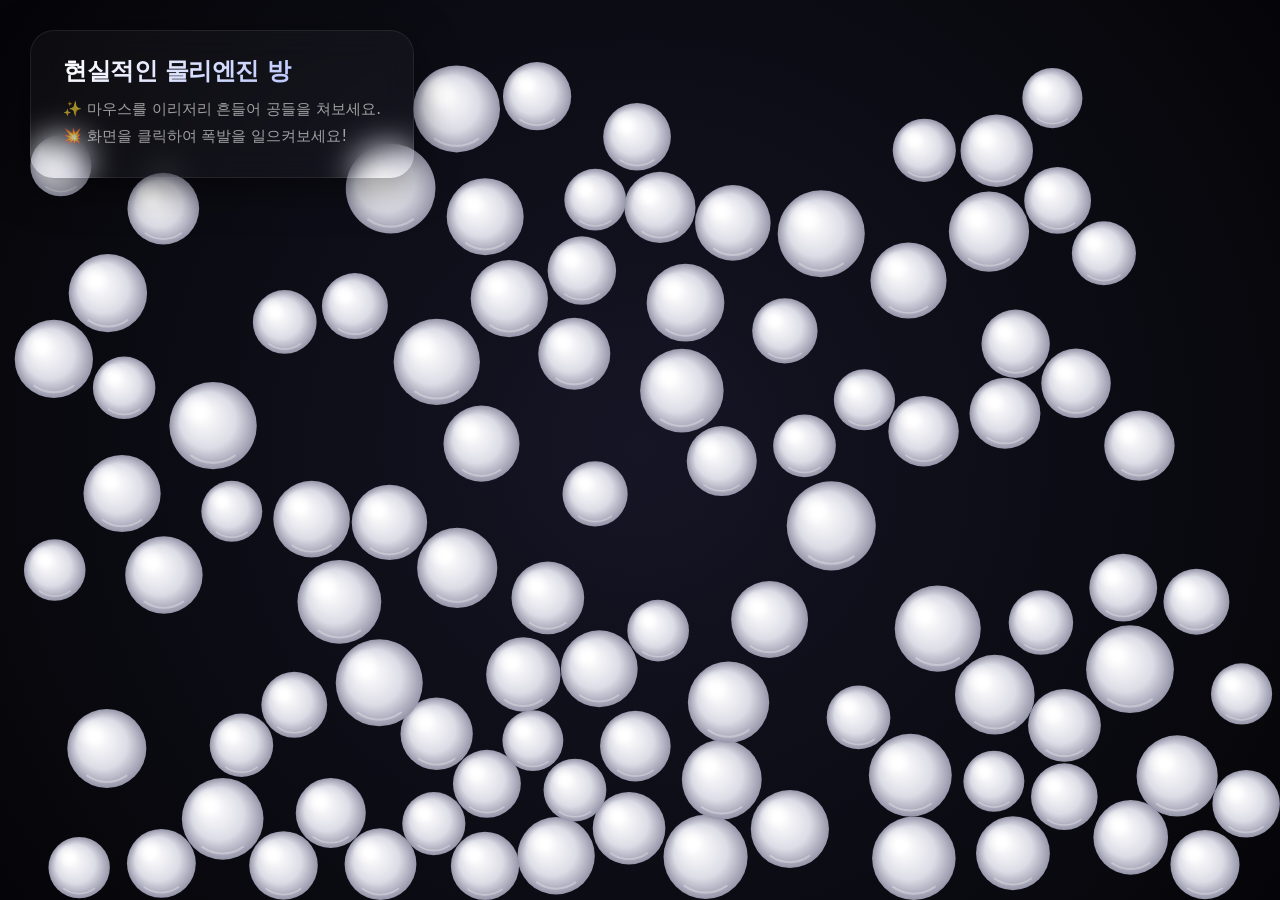
<file: index2.html>
<!DOCTYPE html>
<html lang="ko">
<head>
    <meta charset="UTF-8">
    <meta name="viewport" content="width=device-width, initial-scale=1.0, maximum-scale=1.0, user-scalable=no">
    <title>물리엔진 인터랙티브 볼 - 현실적인 글라스모피즘</title>
    <style>
        body, html {
            margin: 0;
            padding: 0;
            width: 100%;
            height: 100%;
            overflow: hidden; /* 스크롤 방지 */
            background-color: #050508; /* 더 깊은 심연의 블랙 */
            background-image: radial-gradient(circle at 50% 50%, #151525 0%, #050508 100%);
            touch-action: none; /* 모바일 터치 스크롤 방지 */
            font-family: 'Pretendard', -apple-system, BlinkMacSystemFont, system-ui, sans-serif;
        }
        canvas {
            display: block;
            width: 100%;
            height: 100%;
        }
        #ui-text {
            position: absolute;
            top: 30px;
            left: 30px;
            color: #fff;
            pointer-events: none;
            user-select: none;
            /* 2026 트렌드: 글래스모피즘 UI */
            background: rgba(255, 255, 255, 0.03);
            backdrop-filter: blur(16px);
            -webkit-backdrop-filter: blur(16px);
            border: 1px solid rgba(255, 255, 255, 0.08);
            padding: 24px 32px;
            border-radius: 24px;
            box-shadow: 0 10px 40px rgba(0, 0, 0, 0.5);
        }
        #ui-text h2 {
            margin: 0 0 12px 0;
            font-size: 1.5rem;
            font-weight: 700;
            letter-spacing: -0.5px;
            /* 텍스트 그라디언트 */
            background: linear-gradient(135deg, #ffffff 0%, #a5b4fc 100%);
            -webkit-background-clip: text;
            -webkit-text-fill-color: transparent;
        }
        #ui-text p {
            margin: 6px 0;
            font-size: 0.95rem;
            color: rgba(255, 255, 255, 0.6);
            font-weight: 400;
        }
    </style>
</head>
<body>

    <div id="ui-text">
        <h2>현실적인 물리엔진 방</h2>
        <p>✨ 마우스를 이리저리 흔들어 공들을 쳐보세요.</p>
        <p>💥 화면을 클릭하여 폭발을 일으켜보세요!</p>
    </div>

    <canvas id="physicsCanvas"></canvas>

    <script>
        const canvas = document.getElementById('physicsCanvas');
        const ctx = canvas.getContext('2d');

        let width, height;
        const balls = [];
        
        // 물리 환경 설정 (현실적인 움직임을 위해 값 조정)
        const GRAVITY = 0.15; // 중력 약간 감소
        const FRICTION = 0.98; // 마찰력 증가 (더 빨리 감속)
        const BOUNCE = 0.6; // 탄성 감소 (덜 튀어오름)

        // 마우스 및 마우스 공 설정
        const mouse = {
            x: -1000, 
            y: -1000, 
            targetX: -1000, 
            targetY: -1000,
            vx: 0,
            vy: 0,
            radius: 105, // 크기 3배 증가 (35 * 3)
            mass: 1000000, // 아주 무거운 질량으로 다른 공들을 밀어냄
            trail: [],     // 🌟 잔상 저장을 위한 배열
            angle: 0,      // 🌟 회전 각도
            hue: 0         // 🌟 다채로운 색상을 위한 색조(Hue) 값
        };

        // 화면 크기 초기화
        function resize() {
            width = canvas.width = window.innerWidth;
            height = canvas.height = window.innerHeight;
        }
        window.addEventListener('resize', resize);
        resize();

        // 마우스 및 터치 이벤트 처리
        function updateMouseTarget(e) {
            const clientX = e.touches ? e.touches[0].clientX : e.clientX;
            const clientY = e.touches ? e.touches[0].clientY : e.clientY;
            mouse.targetX = clientX;
            mouse.targetY = clientY;
        }

        window.addEventListener('mousemove', updateMouseTarget);
        window.addEventListener('touchmove', updateMouseTarget);

        // 폭발 이벤트 (클릭)
        function explode() {
            const EXPLOSION_RADIUS = 500; // 폭발 영향 반경 증가
            const EXPLOSION_FORCE = 30;  // 폭발 힘 약간 감소

            balls.forEach(ball => {
                const dx = ball.x - mouse.x;
                const dy = ball.y - mouse.y;
                const distance = Math.sqrt(dx * dx + dy * dy);

                if (distance > 0 && distance < EXPLOSION_RADIUS) {
                    // 마우스 좌표와 가까울수록 강한 힘을 받음
                    const force = (EXPLOSION_RADIUS - distance) / EXPLOSION_RADIUS * EXPLOSION_FORCE;
                    ball.vx += (dx / distance) * force;
                    ball.vy += (dy / distance) * force;
                }
            });
        }

        window.addEventListener('mousedown', explode);
        window.addEventListener('touchstart', (e) => {
            updateMouseTarget(e);
            // 터치 후 바로 폭발하도록 딜레이 미세 조정
            setTimeout(explode, 50);
        });

        // 공 클래스
        class Ball {
            constructor(x, y, radius) {
                this.x = x;
                this.y = y;
                this.vx = (Math.random() - 0.5) * 5; // 초기 속도 감소
                this.vy = (Math.random() - 0.5) * 5; // 초기 속도 감소
                this.radius = radius;
                this.mass = radius * radius; // 질량은 넓이에 비례
            }

            draw() {
                ctx.save();
                ctx.beginPath();
                
                // 글라스모피즘 스타일의 진주/구슬 렌더링
                // 1. 기본 구체 그라디언트 (흰색 -> 회색)
                const grad = ctx.createRadialGradient(
                    this.x - this.radius * 0.3, 
                    this.y - this.radius * 0.3, 
                    this.radius * 0.1,
                    this.x, 
                    this.y, 
                    this.radius
                );
                grad.addColorStop(0, 'rgba(255, 255, 255, 1)'); // 중심 하이라이트
                grad.addColorStop(0.6, 'rgba(220, 220, 230, 1)'); // 중간 톤
                grad.addColorStop(1, 'rgba(150, 150, 170, 1)'); // 외곽 쉐도우
                
                ctx.fillStyle = grad;
                ctx.arc(this.x, this.y, this.radius, 0, Math.PI * 2);
                ctx.fill();

                // 2. 추가 하이라이트 (유리 질감 강조)
                ctx.beginPath();
                const highlightGrad = ctx.createRadialGradient(
                    this.x - this.radius * 0.4,
                    this.y - this.radius * 0.4,
                    this.radius * 0.05,
                    this.x - this.radius * 0.4,
                    this.y - this.radius * 0.4,
                    this.radius * 0.4
                );
                highlightGrad.addColorStop(0, 'rgba(255, 255, 255, 0.8)');
                highlightGrad.addColorStop(1, 'rgba(255, 255, 255, 0)');

                ctx.fillStyle = highlightGrad;
                ctx.arc(this.x - this.radius * 0.4, this.y - this.radius * 0.4, this.radius * 0.4, 0, Math.PI * 2);
                ctx.fill();

                // 3. 하단 반사광 (입체감 추가)
                ctx.beginPath();
                ctx.arc(this.x, this.y, this.radius * 0.85, Math.PI * 0.3, Math.PI * 0.7);
                ctx.strokeStyle = 'rgba(255, 255, 255, 0.3)';
                ctx.lineWidth = this.radius * 0.05;
                ctx.lineCap = 'round';
                ctx.stroke();

                ctx.restore();
            }

            update() {
                // 중력 및 마찰 적용
                this.vy += GRAVITY;
                this.vx *= FRICTION;
                this.vy *= FRICTION;

                // 극한의 속도로 인한 물리엔진 붕괴 방지 (최대 속도 제한)
                const speed = Math.sqrt(this.vx * this.vx + this.vy * this.vy);
                if (speed > 30) { // 최대 속도 제한도 낮춤
                    this.vx = (this.vx / speed) * 30;
                    this.vy = (this.vy / speed) * 30;
                }

                this.x += this.vx;
                this.y += this.vy;

                // 벽 충돌 (X축)
                if (this.x + this.radius > width) {
                    this.x = width - this.radius;
                    this.vx *= -BOUNCE;
                } else if (this.x - this.radius < 0) {
                    this.x = this.radius;
                    this.vx *= -BOUNCE;
                }

                // 바닥 & 천장 충돌 (Y축)
                if (this.y + this.radius > height) {
                    this.y = height - this.radius;
                    this.vy *= -BOUNCE;
                } else if (this.y - this.radius < 0) {
                    this.y = this.radius;
                    this.vy *= -BOUNCE;
                }
            }
        }

        // 두 원 사이의 충돌 해결 (탄성 충돌 수학)
        function resolveCollision(ballA, ballB) {
            let dx = ballB.x - ballA.x;
            let dy = ballB.y - ballA.y;
            let distance = Math.sqrt(dx * dx + dy * dy);
            
            // 안전 장치: 완전히 겹쳤을 때 NaN 오류로 공이 사라지는 현상 방지
            if (distance === 0) {
                dx = (Math.random() - 0.5) * 0.1;
                dy = (Math.random() - 0.5) * 0.1;
                distance = Math.sqrt(dx * dx + dy * dy);
            }

            const minDistance = ballA.radius + ballB.radius;

            // 두 공이 겹쳤을 경우
            if (distance < minDistance) {
                // 1. 겹친 부분을 분리 (Overlap resolution)
                const overlap = minDistance - distance;
                const nx = dx / distance;
                const ny = dy / distance;

                const totalMass = ballA.mass + ballB.mass;
                const ratioA = ballB.mass / totalMass;
                const ratioB = ballA.mass / totalMass;

                // ballA가 마우스인 경우 위치를 고정시키고 ballB만 밀어냄
                if (ballA === mouse) {
                    ballB.x += nx * overlap;
                    ballB.y += ny * overlap;
                } else if (ballB === mouse) {
                    ballA.x -= nx * overlap;
                    ballA.y -= ny * overlap;
                } else {
                    ballA.x -= nx * overlap * ratioA;
                    ballA.y -= ny * overlap * ratioA;
                    ballB.x += nx * overlap * ratioB;
                    ballB.y += ny * overlap * ratioB;
                }

                // 2. 탄성 충돌에 의한 속도 변환 (Velocity resolution)
                const rvx = ballB.vx - ballA.vx;
                const rvy = ballB.vy - ballA.vy;
                
                // 두 공이 서로 멀어지고 있다면 충돌 계산 생략
                const velocityAlongNormal = rvx * nx + rvy * ny;
                if (velocityAlongNormal > 0) return;

                const restitution = 0.6; // 공끼리의 탄성계수 감소 (더 많은 에너지 손실)
                
                let j = -(1 + restitution) * velocityAlongNormal;
                j /= (1 / ballA.mass + 1 / ballB.mass);

                const impulseX = j * nx;
                const impulseY = j * ny;

                if (ballA !== mouse) {
                    ballA.vx -= impulseX / ballA.mass;
                    ballA.vy -= impulseY / ballA.mass;
                }
                if (ballB !== mouse) {
                    ballB.vx += impulseX / ballB.mass;
                    ballB.vy += impulseY / ballB.mass;
                }
            }
        }

        // 초기 공 생성
        function initBalls() {
            // 화면 면적에 비례하여 적절한 개수의 공 생성 (최소값 보장) - 수량은 그대로 유지
            let numBalls = Math.min(Math.floor((width * height) / 12000), 150);
            if (numBalls <= 0) numBalls = 50; // 로딩 지연으로 크기가 0일 때를 대비한 기본값

            for (let i = 0; i < numBalls; i++) {
                // 크기 3배 증가: 기존 10~30 -> 30~90
                const radius = (Math.random() * 5 + 10) * 3; 
                const x = Math.random() * (width - radius * 2) + radius;
                const y = Math.random() * (height - radius * 2) + radius;
                balls.push(new Ball(x, y, radius));
            }
        }

        // 마우스 볼 그리기 (다채로운 색상의 회전 잔상 효과 적용)
        function drawMouse() {
            // 마우스를 부드럽게 따라오도록 스프링 효과 적용
            if (mouse.targetX !== -1000) {
                const dx = mouse.targetX - mouse.x;
                const dy = mouse.targetY - mouse.y;
                
                // 마우스의 속도 벡터 계산 (물리 엔진 적용을 위해)
                mouse.vx = dx * 0.2; // 반응 속도 약간 감소
                mouse.vy = dy * 0.2;
                
                mouse.x += mouse.vx;
                mouse.y += mouse.vy;
            }

            // 🌟 지속적인 회전 및 색상 변화
            mouse.angle += 0.15;
            mouse.hue = (mouse.hue + 4) % 360;

            // 🌟 현재 마우스 상태를 잔상 배열에 기록
            mouse.trail.push({ 
                x: mouse.x, 
                y: mouse.y, 
                angle: mouse.angle, 
                hue: mouse.hue 
            });

            // 🌟 꼬리(잔상) 길이 유지
            if (mouse.trail.length > 25) {
                mouse.trail.shift();
            }

            ctx.save();
            
            // 겹칠 때 색이 밝아지는 가산 혼합(Lighter) 모드
            ctx.globalCompositeOperation = 'lighter';

            // 1. 잔상(Trail) 그리기
            for (let i = 0; i < mouse.trail.length; i++) {
                const point = mouse.trail[i];
                
                // 꼬리 부분(i가 0에 가까울수록) 투명해지고 작아짐
                const opacity = (i / mouse.trail.length) * 0.6; 
                const scale = (i / mouse.trail.length) * 0.8 + 0.2;

                ctx.save();
                ctx.translate(point.x, point.y);
                ctx.rotate(point.angle);
                ctx.scale(scale, scale);

                const offset = mouse.radius * 0.15;
                const r = mouse.radius * 0.12;

                // 3개의 회전하는 다채로운 빛의 원형 생성
                for(let j = 0; j < 3; j++) {
                    ctx.rotate((Math.PI * 2) / 3);
                    ctx.beginPath();
                    
                    // 각 원마다 색상 각도를 다르게 주어 다채로운 빛을 섞음
                    const currentHue = (point.hue + j * 120) % 360;
                    ctx.fillStyle = `hsla(${currentHue}, 100%, 65%, ${opacity})`;
                    ctx.shadowColor = `hsla(${currentHue}, 100%, 65%, ${opacity})`;
                    ctx.shadowBlur = 15;
                    
                    ctx.arc(offset, offset, r, 0, Math.PI * 2);
                    ctx.fill();
                }
                ctx.restore();
            }

            // 2. 가장 중심의 강렬한 화이트 코어 발광
            ctx.beginPath();
            ctx.shadowColor = 'rgba(255, 255, 255, 0.8)'; 
            ctx.shadowBlur = 20; 
            ctx.arc(mouse.x, mouse.y, mouse.radius * 0.15, 0, Math.PI * 2); 
            ctx.fillStyle = 'rgba(255, 255, 255, 1)'; 
            ctx.fill();
            
            ctx.restore();
        }

        // 메인 애니메이션 루프
        function animate() {
            // 이전 프레임 지우기 (약간의 잔상을 위해 투명도 적용 가능하지만 깔끔함을 위해 clearRect 사용)
            ctx.clearRect(0, 0, width, height);

            // 공 업데이트 및 충돌 검사
            for (let i = 0; i < balls.length; i++) {
                balls[i].update();
                balls[i].draw();

                // 마우스와의 충돌 검사
                resolveCollision(mouse, balls[i]);

                // 다른 공들과의 충돌 검사 (이중 루프)
                for (let j = i + 1; j < balls.length; j++) {
                    resolveCollision(balls[i], balls[j]);
                }
            }

            // 가장 마지막에 마우스를 그려서 항상 위에 보이게 함
            if (mouse.targetX !== -1000) {
                drawMouse();
            }

            requestAnimationFrame(animate);
        }

        initBalls();
        animate();

    </script>
</body>
</html>
</file>
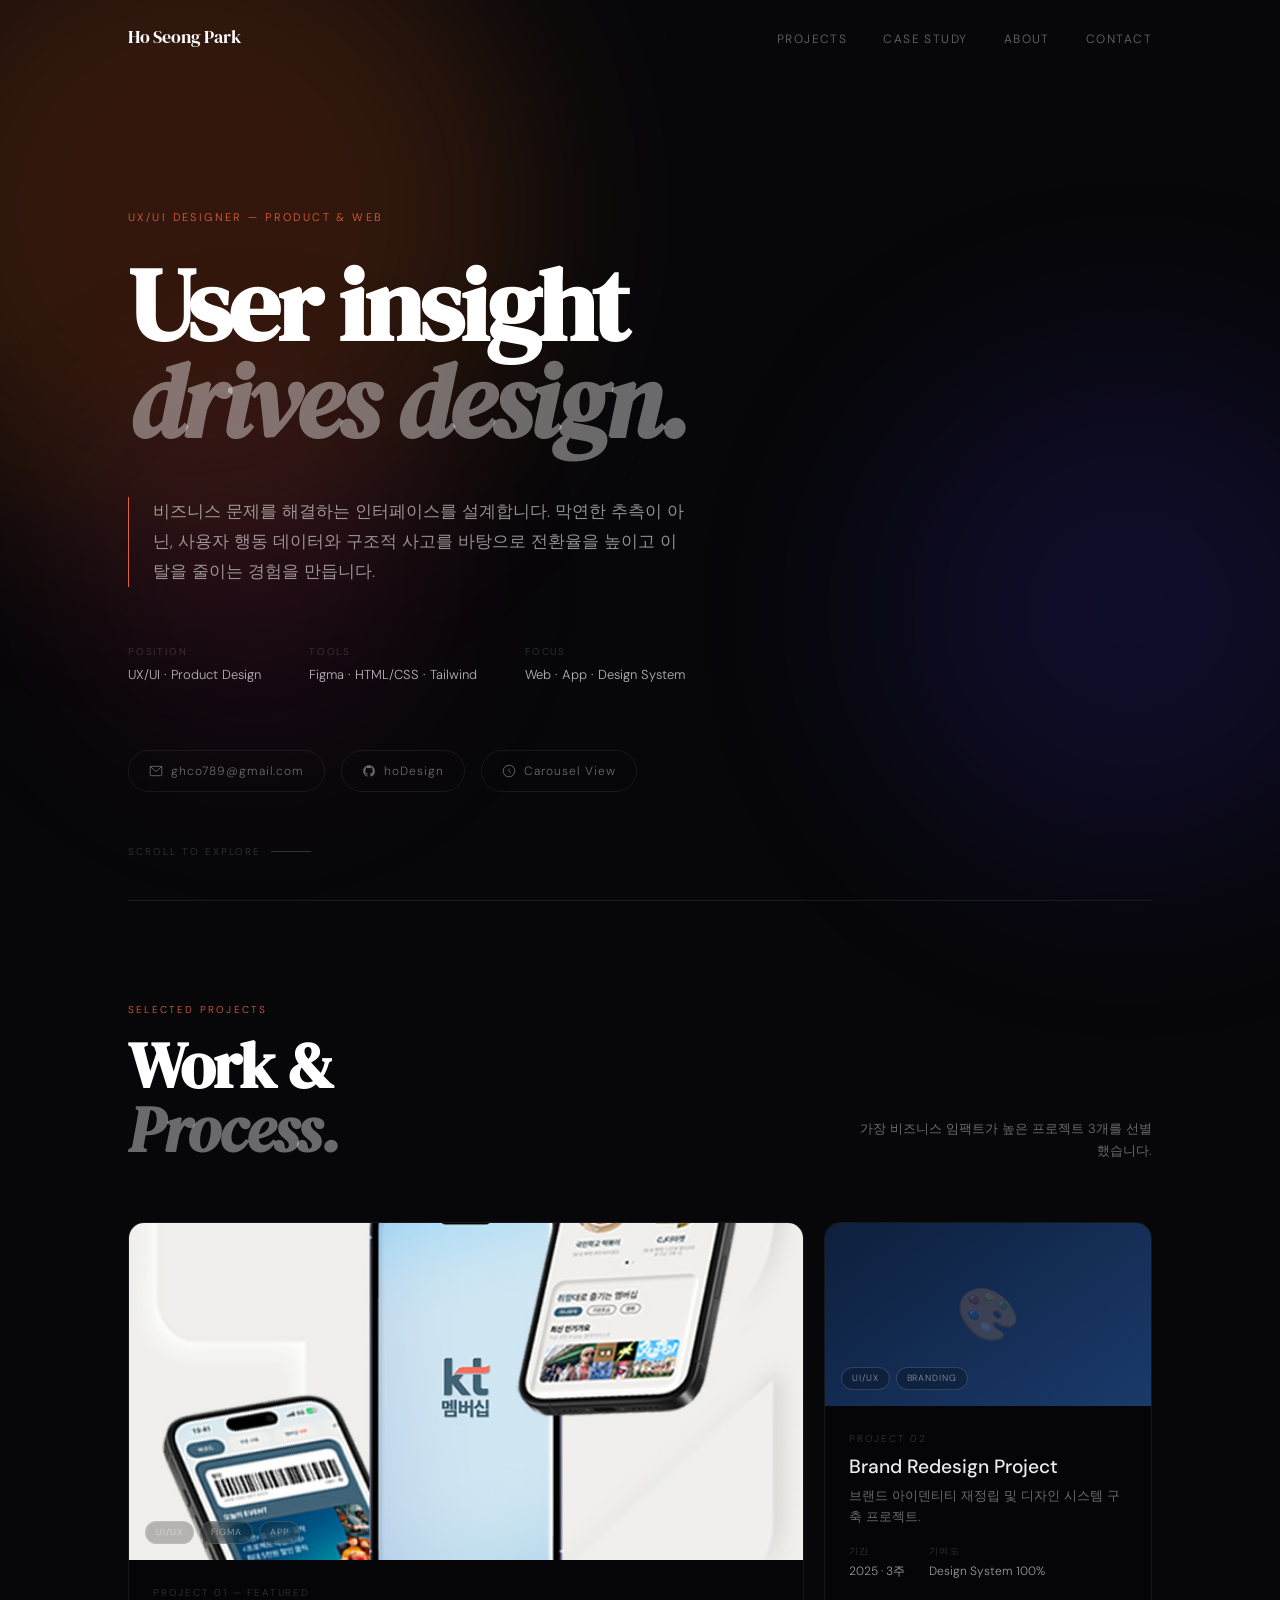
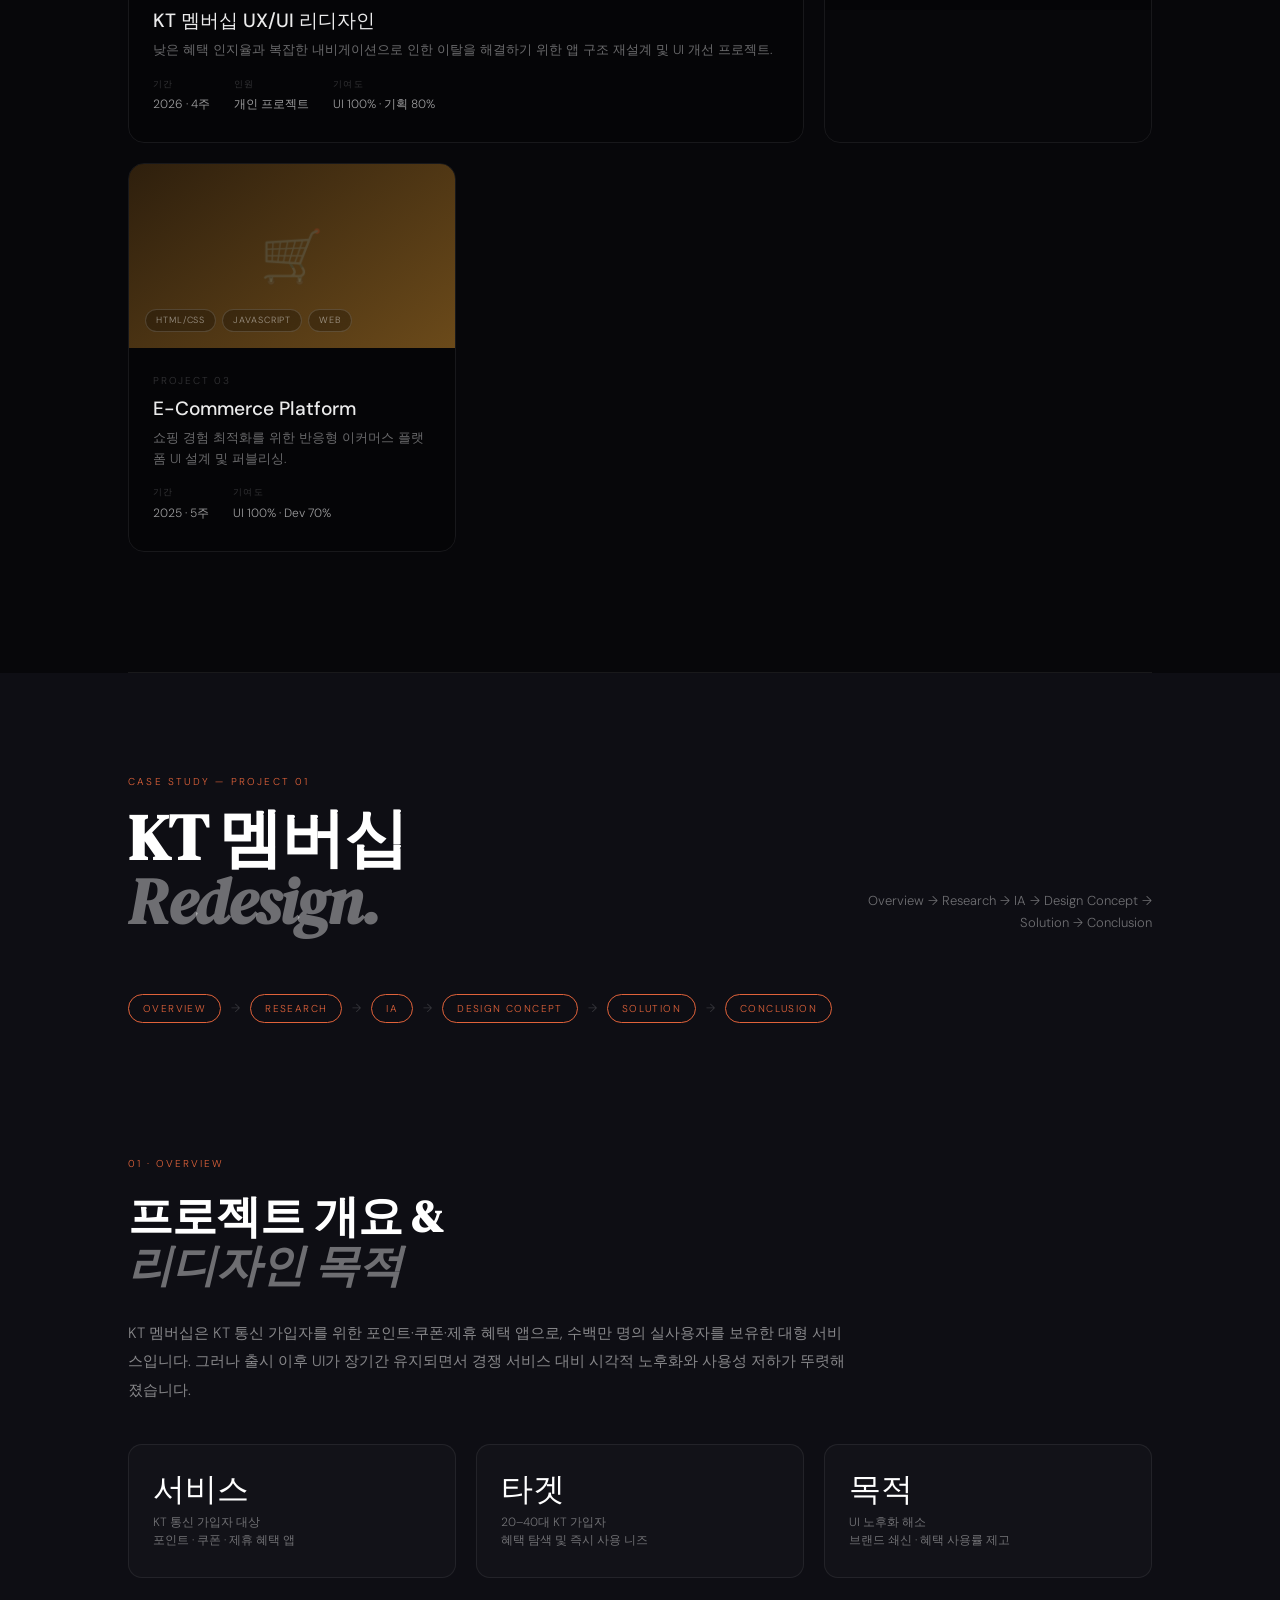
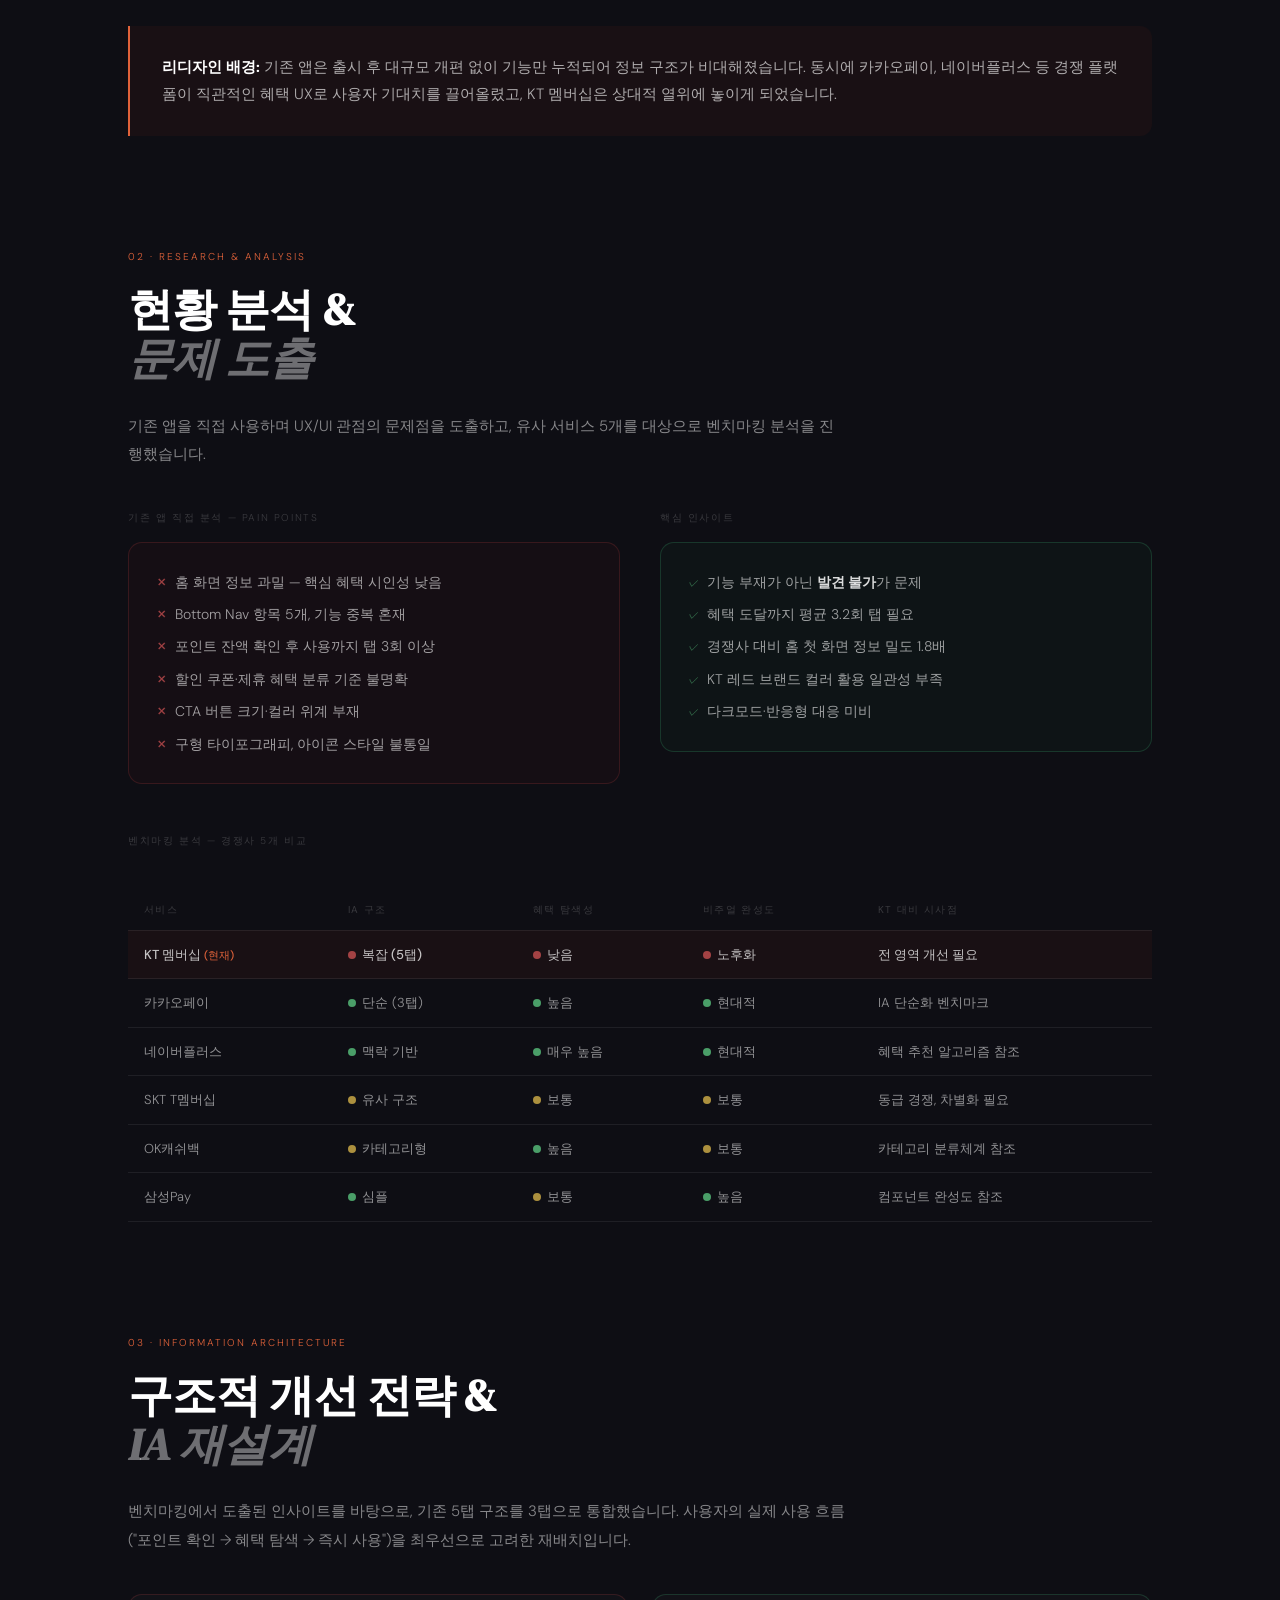
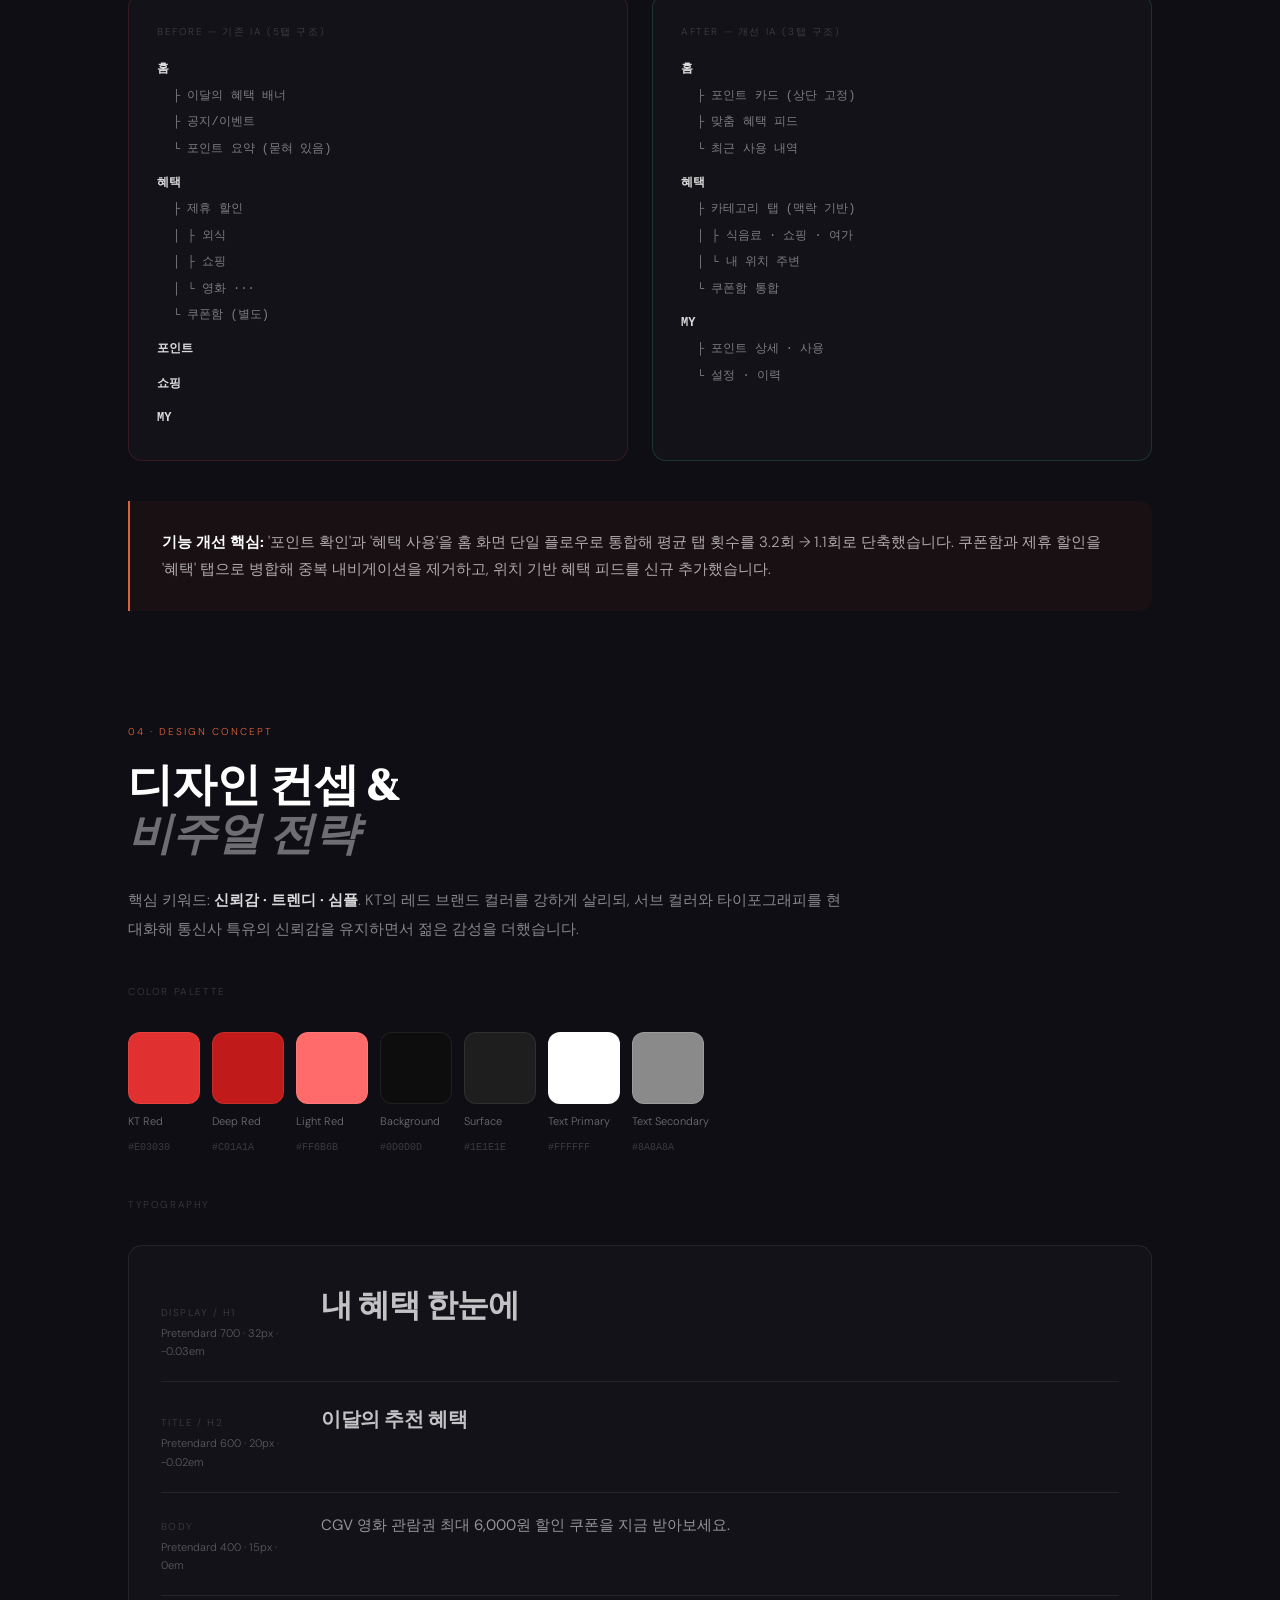
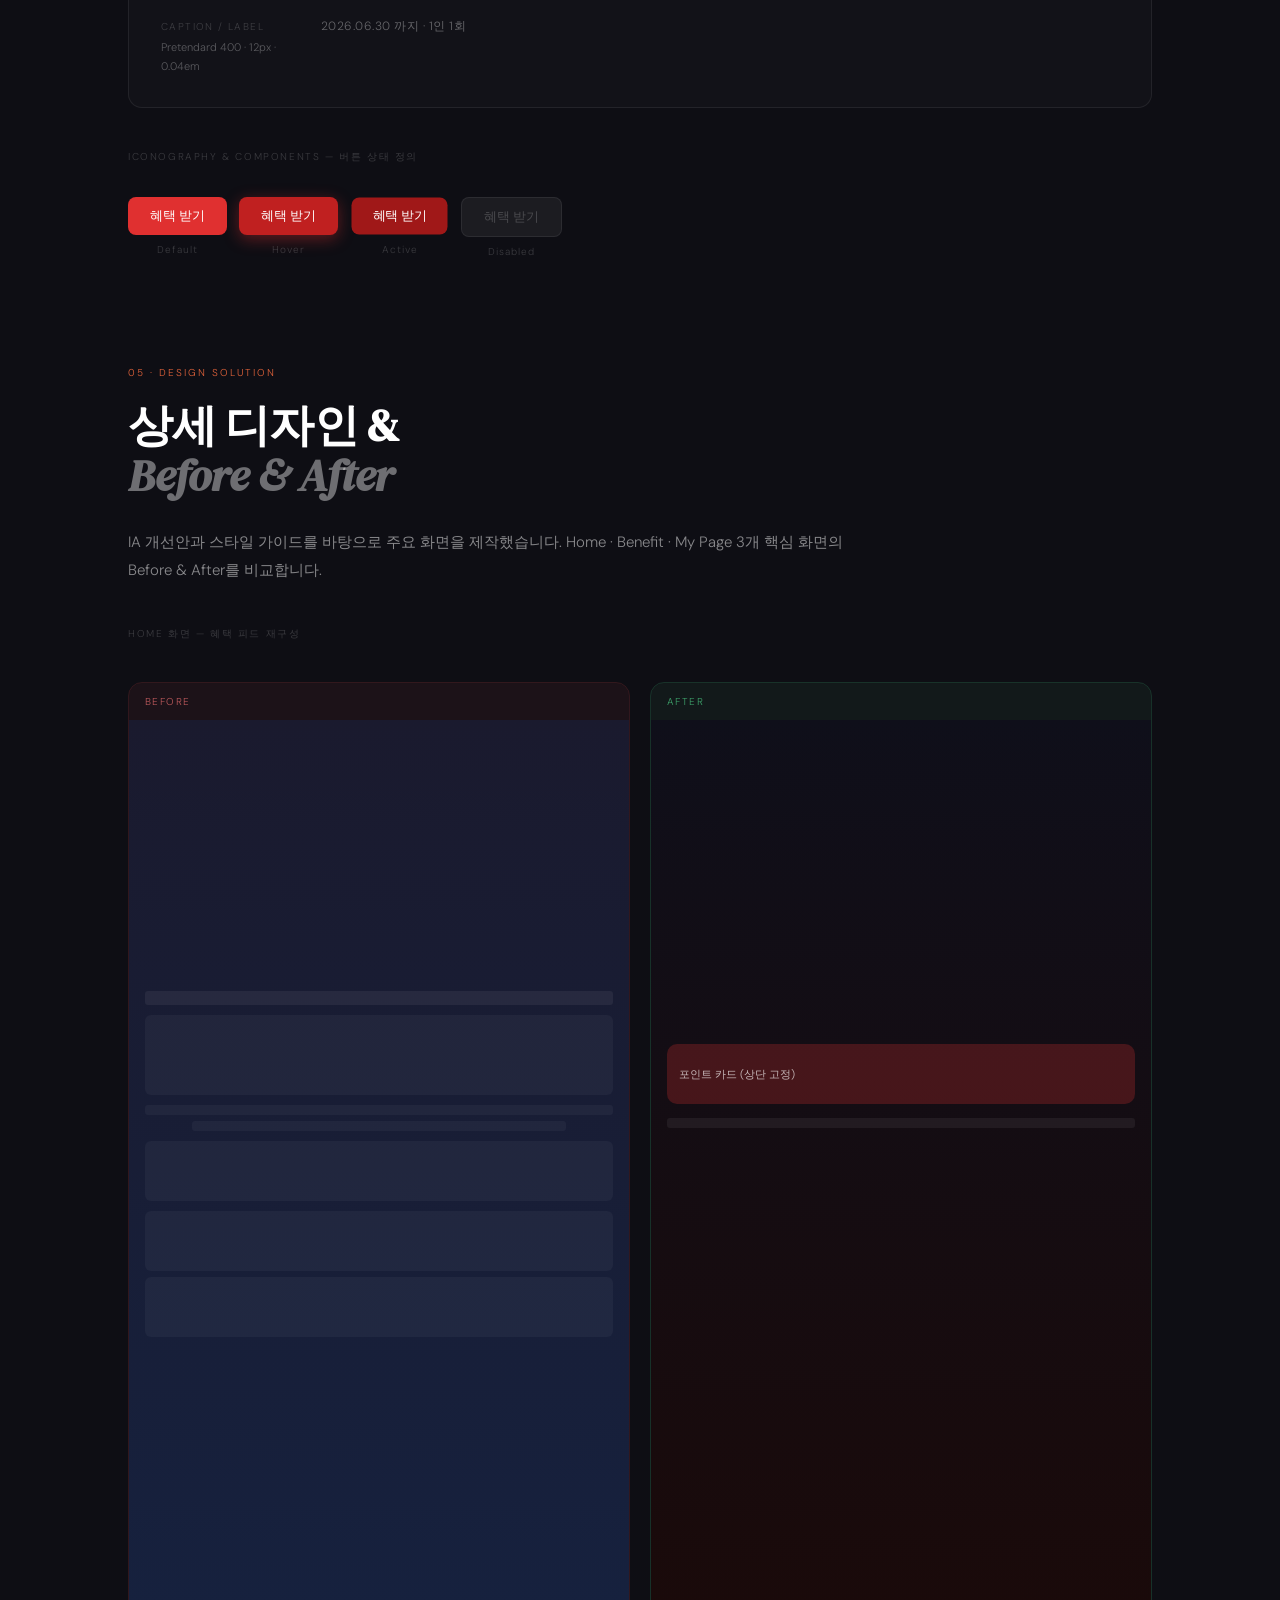
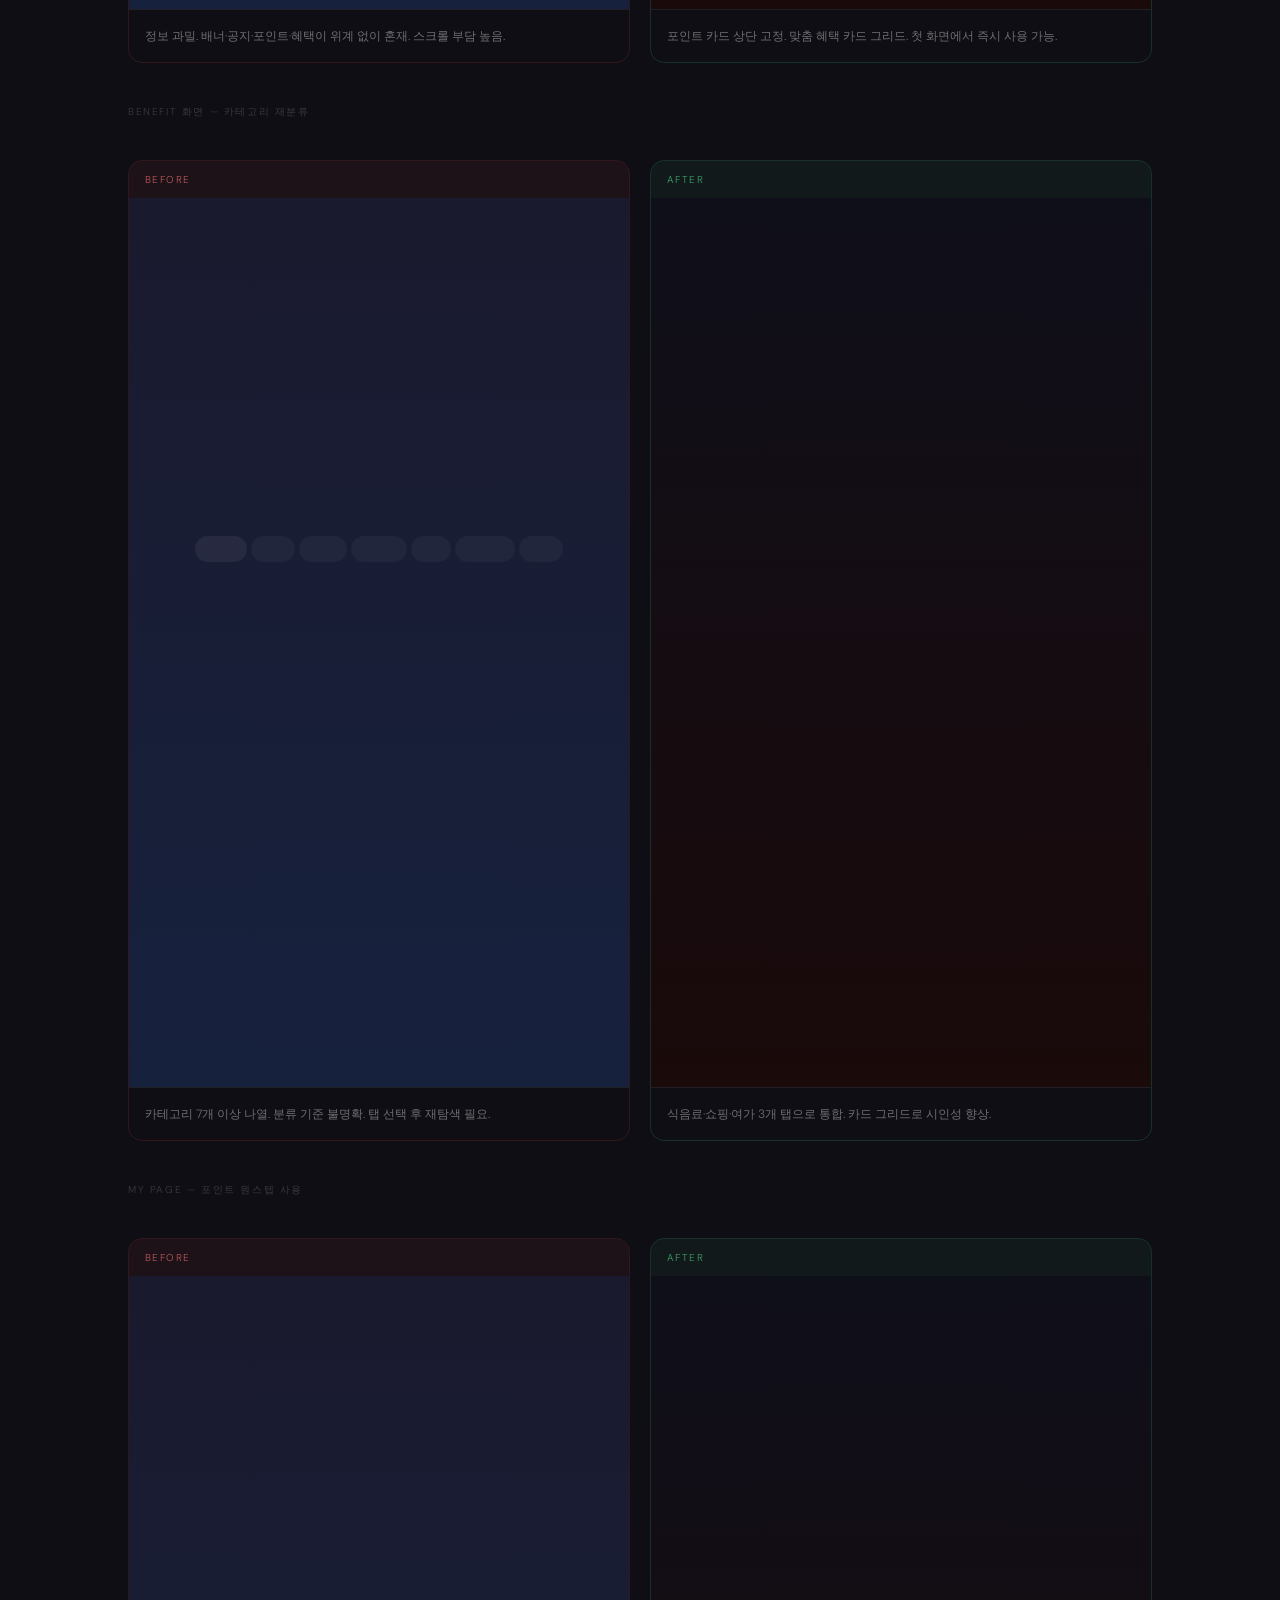
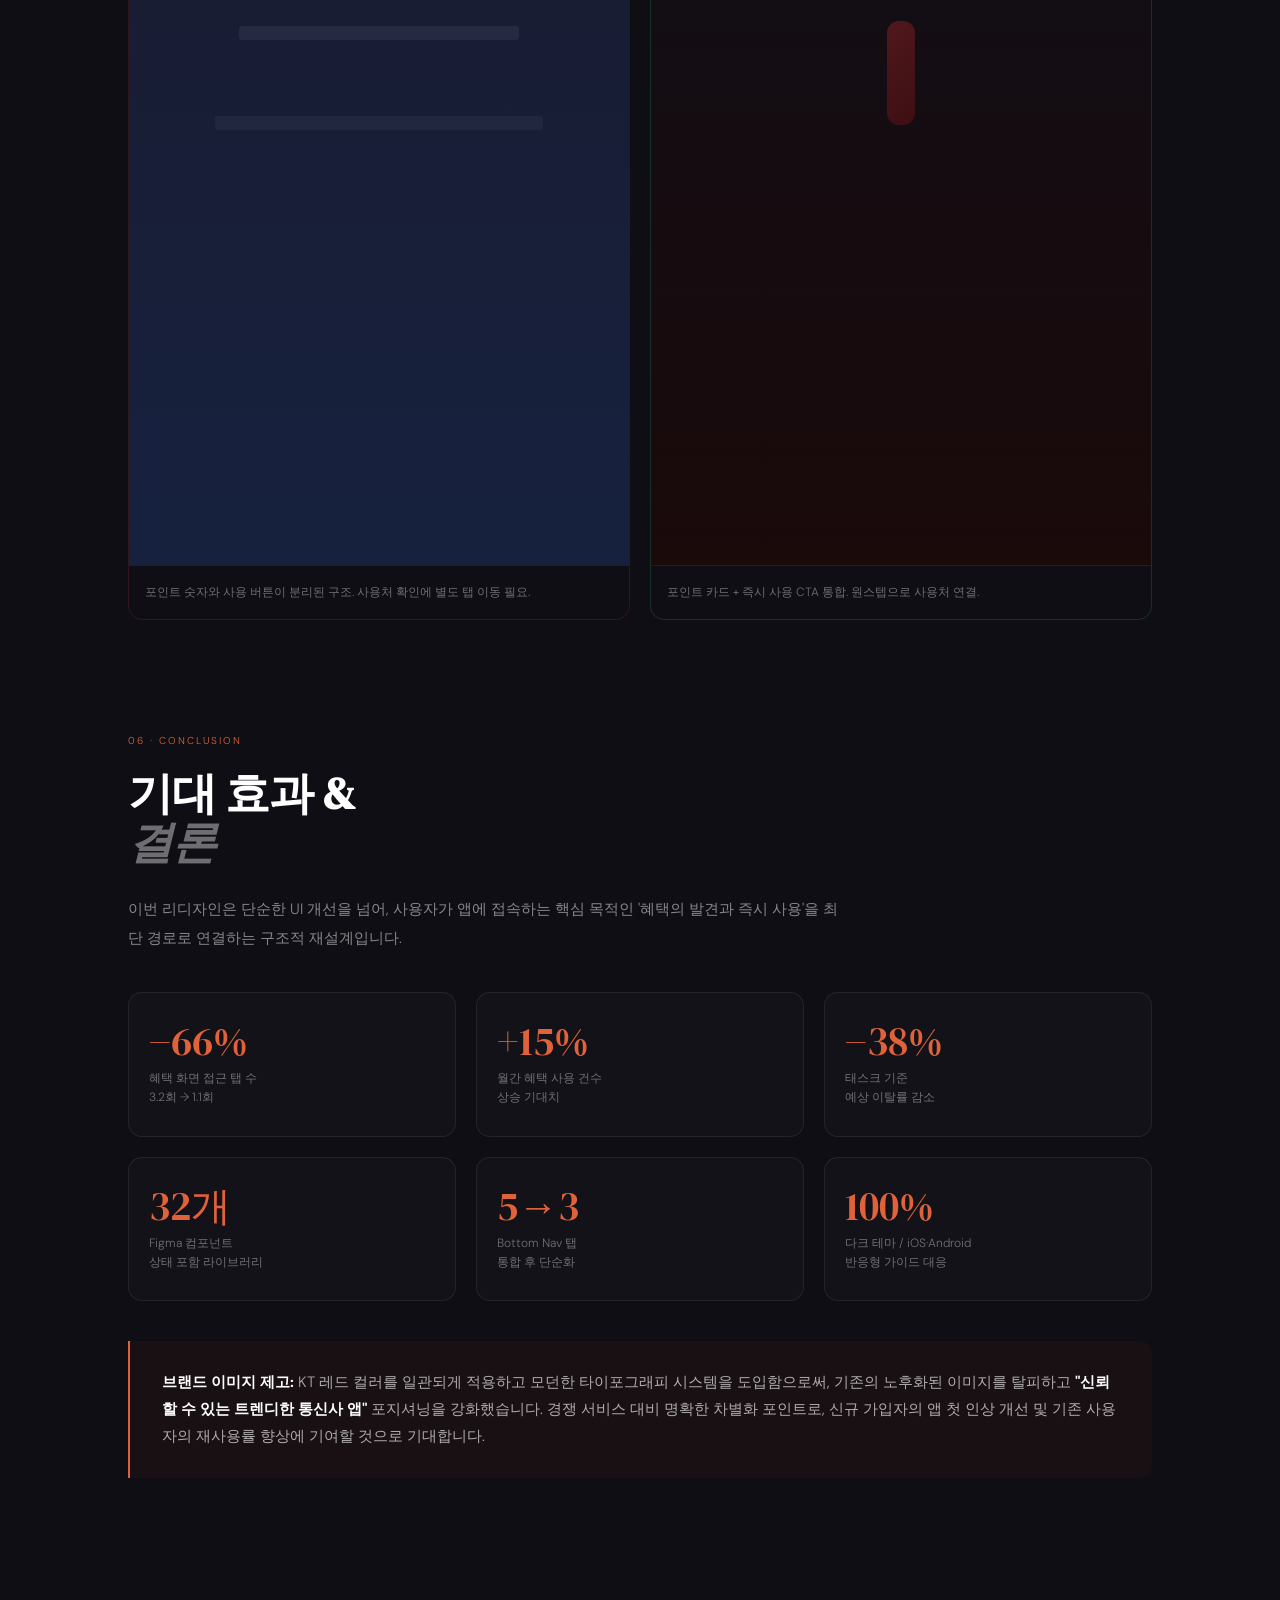
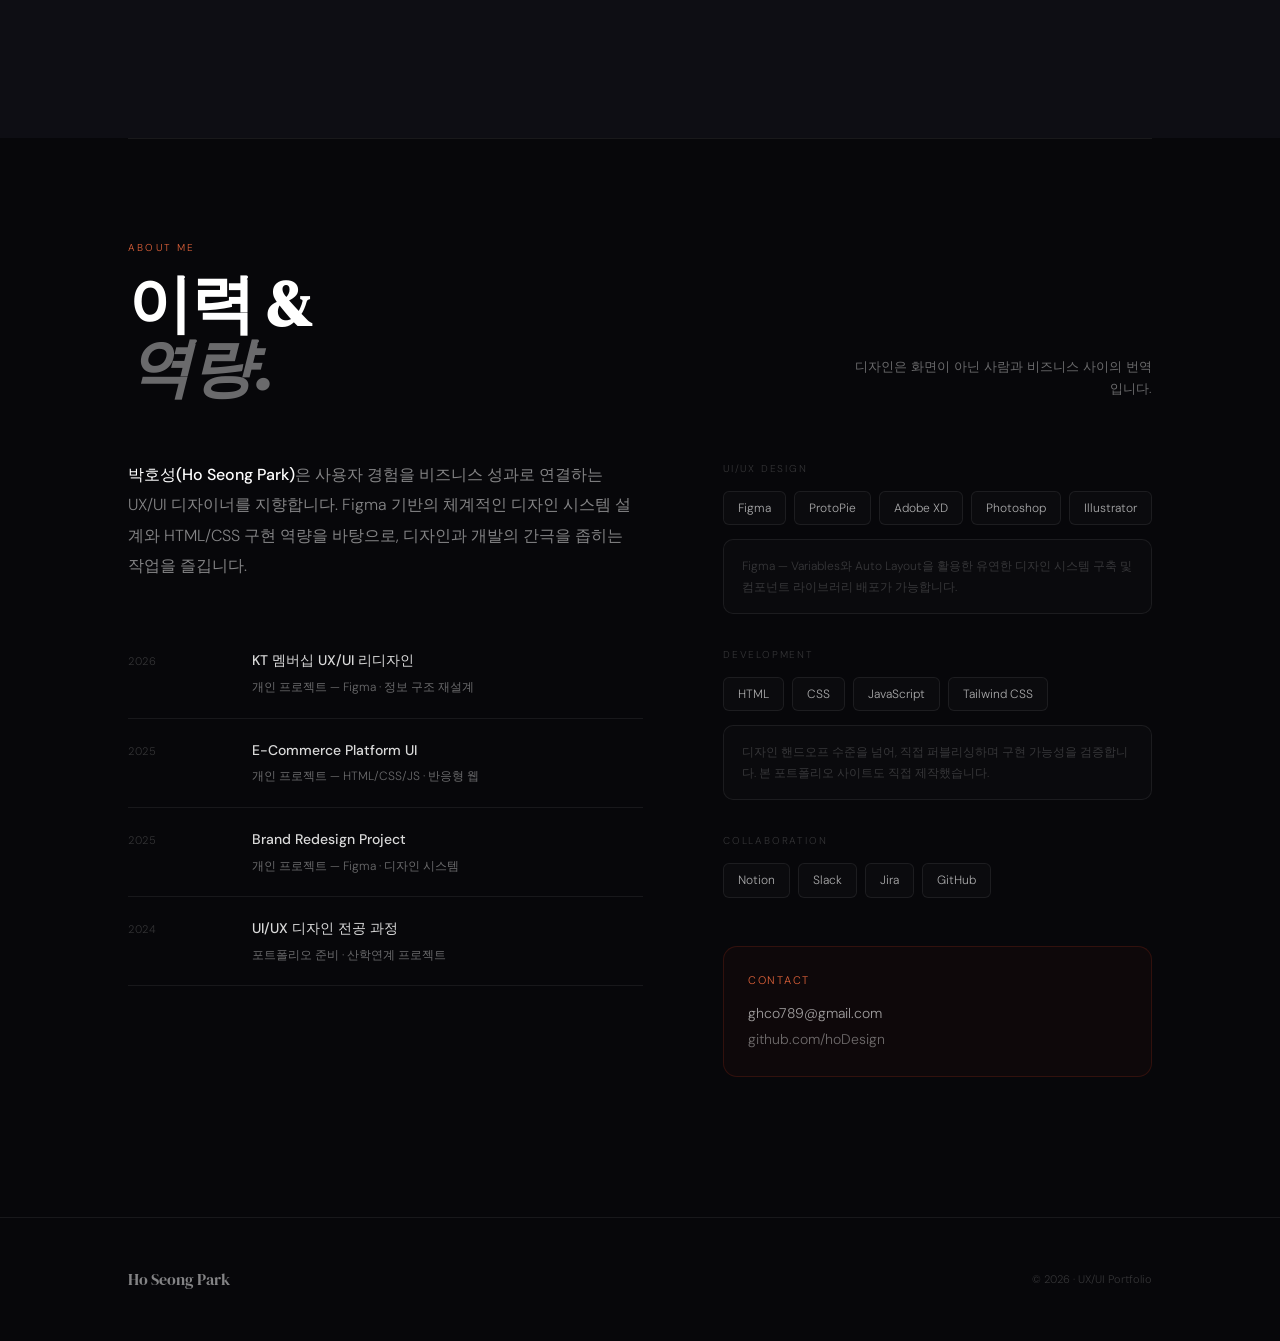
<file: portfolio.html>
<!DOCTYPE html>
<html lang="ko">
<head>
<meta charset="UTF-8">
<meta name="viewport" content="width=device-width, initial-scale=1.0">
<title>Ho Seong Park — UX/UI Designer</title>
<link rel="preconnect" href="https://fonts.googleapis.com">
<link href="https://fonts.googleapis.com/css2?family=DM+Serif+Display:ital@0;1&family=DM+Sans:opsz,wght@9..40,300;9..40,400;9..40,500;9..40,600&display=swap" rel="stylesheet">
<style>
*, *::before, *::after { margin: 0; padding: 0; box-sizing: border-box; }

:root {
  --bg: #07070a;
  --bg2: #0e0e14;
  --white: #ffffff;
  --dim: rgba(255,255,255,0.4);
  --mute: rgba(255,255,255,0.18);
  --line: rgba(255,255,255,0.07);
  --orange: #c0341a;
  --blue: #1a2ec0;
  --pink: #d04080;
  --accent: #e0623a;
  --serif: 'DM Serif Display', Georgia, serif;
  --sans: 'DM Sans', 'Helvetica Neue', Arial, sans-serif;
}

html { scroll-behavior: smooth; }

body {
  background: var(--bg);
  color: var(--white);
  font-family: var(--sans);
  font-weight: 300;
  line-height: 1.7;
  overflow-x: hidden;
}

/* ── SCROLLBAR ── */
::-webkit-scrollbar { width: 4px; }
::-webkit-scrollbar-track { background: transparent; }
::-webkit-scrollbar-thumb { background: var(--mute); border-radius: 2px; }

/* ── BLOBS (fixed, decorative) ── */
.blob {
  position: fixed;
  border-radius: 50%;
  pointer-events: none;
  z-index: 0;
}
.blob-1 {
  width: 700px; height: 700px;
  background: radial-gradient(circle, #c0341a 0%, #e8701a 55%, transparent 75%);
  top: -140px; left: -160px;
  opacity: 0.22;
  filter: blur(100px);
}
.blob-2 {
  width: 500px; height: 500px;
  background: radial-gradient(circle, #1a2ec0 0%, #5030d0 60%, transparent 78%);
  top: 40vh; right: -100px;
  opacity: 0.18;
  filter: blur(110px);
}
.blob-3 {
  width: 380px; height: 380px;
  background: radial-gradient(circle, #d04080 0%, #901060 60%, transparent 78%);
  bottom: 15%;
  left: 5%;
  opacity: 0.12;
  filter: blur(90px);
}

/* ── NAV ── */
nav {
  position: fixed;
  top: 0; left: 0; right: 0;
  z-index: 900;
  padding: 22px 10vw;
  display: flex;
  justify-content: space-between;
  align-items: center;
  border-bottom: 1px solid transparent;
  transition: background 0.4s, border-color 0.4s, backdrop-filter 0.4s;
}
nav.scrolled {
  background: rgba(7,7,10,0.82);
  border-color: var(--line);
  backdrop-filter: blur(20px);
}
.nav-logo {
  font-family: var(--serif);
  font-size: 18px;
  color: var(--white);
  letter-spacing: -0.01em;
  text-decoration: none;
}
.nav-links {
  display: flex;
  gap: 36px;
  list-style: none;
}
.nav-links a {
  font-size: 12px;
  letter-spacing: 0.12em;
  text-transform: uppercase;
  color: var(--dim);
  text-decoration: none;
  transition: color 0.2s;
}
.nav-links a:hover { color: var(--white); }

/* ── SECTIONS ── */
section {
  position: relative;
  z-index: 2;
}

/* ── 1. INTRO ── */
#intro {
  min-height: 100vh;
  display: flex;
  flex-direction: column;
  justify-content: center;
  padding: 0 10vw;
  padding-top: 100px;
}

.intro-label {
  font-size: 11px;
  letter-spacing: 0.22em;
  text-transform: uppercase;
  color: var(--accent);
  margin-bottom: 32px;
}

.intro-headline {
  font-family: var(--serif);
  font-size: clamp(52px, 8vw, 120px);
  line-height: 0.93;
  letter-spacing: -0.03em;
  color: var(--white);
  margin-bottom: 48px;
}
.intro-headline em {
  font-style: italic;
  color: var(--dim);
}

.intro-value {
  max-width: 560px;
  font-size: clamp(15px, 1.3vw, 18px);
  color: rgba(255,255,255,0.55);
  line-height: 1.8;
  margin-bottom: 56px;
  border-left: 1px solid var(--accent);
  padding-left: 24px;
}

.intro-meta {
  display: flex;
  gap: 48px;
  flex-wrap: wrap;
  align-items: flex-start;
  margin-bottom: 64px;
}
.meta-block { display: flex; flex-direction: column; gap: 4px; }
.meta-label {
  font-size: 10px;
  letter-spacing: 0.18em;
  text-transform: uppercase;
  color: var(--mute);
}
.meta-value {
  font-size: 13px;
  color: rgba(255,255,255,0.7);
}

.intro-contacts {
  display: flex;
  gap: 16px;
  flex-wrap: wrap;
}
.contact-link {
  display: inline-flex;
  align-items: center;
  gap: 8px;
  font-size: 12px;
  letter-spacing: 0.08em;
  color: var(--dim);
  text-decoration: none;
  border: 1px solid var(--line);
  padding: 10px 20px;
  border-radius: 40px;
  transition: color 0.2s, border-color 0.2s, background 0.2s;
}
.contact-link:hover {
  color: var(--white);
  border-color: rgba(255,255,255,0.2);
  background: rgba(255,255,255,0.04);
}

.scroll-cue {
  position: absolute;
  bottom: 40px;
  left: 10vw;
  font-size: 10px;
  letter-spacing: 0.2em;
  text-transform: uppercase;
  color: var(--mute);
  display: flex;
  align-items: center;
  gap: 10px;
}
.scroll-cue::after {
  content: '';
  display: block;
  width: 40px;
  height: 1px;
  background: var(--mute);
}

/* ── DIVIDER ── */
.section-divider {
  width: 100%;
  height: 1px;
  background: var(--line);
  margin: 0 10vw;
  width: calc(100% - 20vw);
}

/* ── SECTION HEADER ── */
.sec-header {
  padding: 100px 10vw 60px;
  display: flex;
  align-items: flex-end;
  justify-content: space-between;
  gap: 24px;
  flex-wrap: wrap;
}
.sec-tag {
  font-size: 10px;
  letter-spacing: 0.22em;
  text-transform: uppercase;
  color: var(--accent);
  margin-bottom: 16px;
}
.sec-title {
  font-family: var(--serif);
  font-size: clamp(36px, 5vw, 72px);
  line-height: 1.0;
  letter-spacing: -0.02em;
}
.sec-title em { font-style: italic; color: var(--dim); }
.sec-note {
  font-size: 13px;
  color: var(--dim);
  max-width: 300px;
  text-align: right;
}

/* ── 2. PROJECTS ── */
#projects { padding-bottom: 120px; }

.project-grid {
  padding: 0 10vw;
  display: grid;
  grid-template-columns: repeat(3, 1fr);
  gap: 20px;
}

@media (max-width: 900px) {
  .project-grid { grid-template-columns: 1fr; }
  .sec-note { text-align: left; }
}

.pj-card {
  border-radius: 16px;
  overflow: hidden;
  border: 1px solid var(--line);
  cursor: pointer;
  display: flex;
  flex-direction: column;
  transition: transform 0.35s ease, border-color 0.35s, box-shadow 0.35s;
  text-decoration: none;
  color: inherit;
}
.pj-card:hover {
  transform: translateY(-8px);
  border-color: rgba(255,255,255,0.14);
  box-shadow: 0 0 70px 18px var(--glow, rgba(100,100,255,0.2));
}
.pj-card.featured { grid-column: span 2; }

.pj-thumb {
  aspect-ratio: 16 / 9;
  position: relative;
  overflow: hidden;
}
.pj-card.featured .pj-thumb { aspect-ratio: 16 / 8; }

.pj-thumb img {
  width: 100%; height: 100%;
  object-fit: cover;
  display: block;
  transition: transform 0.5s ease;
}
.pj-card:hover .pj-thumb img { transform: scale(1.04); }

.pj-thumb-bg {
  width: 100%; height: 100%;
  display: flex;
  align-items: center;
  justify-content: center;
}
.thumb-icon {
  font-size: clamp(32px, 4vw, 56px);
  opacity: 0.18;
}

.pj-tags {
  position: absolute;
  bottom: 16px; left: 16px;
  display: flex; gap: 6px; flex-wrap: wrap;
}
.pj-tag {
  font-size: 9px;
  letter-spacing: 0.1em;
  text-transform: uppercase;
  color: rgba(255,255,255,0.5);
  border: 1px solid rgba(255,255,255,0.15);
  padding: 3px 10px;
  border-radius: 20px;
  backdrop-filter: blur(8px);
  background: rgba(0,0,0,0.25);
}

.pj-body {
  padding: 24px 24px 28px;
  background: rgba(0,0,0,0.22);
  flex: none;
}
.pj-num {
  font-size: 10px;
  letter-spacing: 0.18em;
  text-transform: uppercase;
  color: var(--mute);
  margin-bottom: 8px;
}
.pj-name {
  font-size: clamp(16px, 1.5vw, 20px);
  font-weight: 500;
  line-height: 1.3;
  color: rgba(255,255,255,0.92);
  margin-bottom: 6px;
}
.pj-desc {
  font-size: 13px;
  color: var(--dim);
  margin-bottom: 16px;
  line-height: 1.6;
}
.pj-meta-row {
  display: flex;
  gap: 24px;
  flex-wrap: wrap;
}
.pj-meta-item {
  display: flex;
  flex-direction: column;
  gap: 2px;
}
.pj-meta-k {
  font-size: 9px;
  letter-spacing: 0.14em;
  text-transform: uppercase;
  color: var(--mute);
}
.pj-meta-v {
  font-size: 12px;
  color: rgba(255,255,255,0.6);
}

/* ── 3. CASE STUDY ── */
#case-study {
  background: var(--bg2);
  padding-bottom: 140px;
}

.cs-flow {
  padding: 0 10vw 60px;
  display: flex;
  align-items: center;
  gap: 10px;
  flex-wrap: wrap;
}
.cs-step {
  font-size: 10px;
  letter-spacing: 0.14em;
  text-transform: uppercase;
  color: var(--mute);
  padding: 5px 14px;
  border: 1px solid var(--line);
  border-radius: 20px;
}
.cs-arrow { color: var(--mute); font-size: 12px; }
.cs-step.active { color: var(--accent); border-color: var(--accent); }

/* ── CS Block ── */
.cs-block {
  padding: 72px 10vw 0;
}
.cs-block-label {
  font-size: 10px;
  letter-spacing: 0.2em;
  text-transform: uppercase;
  color: var(--accent);
  margin-bottom: 20px;
}
.cs-block-title {
  font-family: var(--serif);
  font-size: clamp(28px, 3.5vw, 48px);
  line-height: 1.1;
  letter-spacing: -0.02em;
  margin-bottom: 28px;
}
.cs-block-title em { font-style: italic; color: var(--dim); }

.cs-text {
  font-size: 15px;
  color: rgba(255,255,255,0.5);
  line-height: 1.9;
  max-width: 720px;
}

.cs-callout {
  margin: 40px 0;
  padding: 28px 32px;
  border-left: 2px solid var(--accent);
  background: rgba(192,52,26,0.06);
  border-radius: 0 12px 12px 0;
}
.cs-callout p {
  font-size: 15px;
  color: rgba(255,255,255,0.65);
  line-height: 1.8;
}
.cs-callout strong { color: var(--white); }

.cs-metrics {
  display: grid;
  grid-template-columns: repeat(3, 1fr);
  gap: 20px;
  margin: 48px 0;
}
.metric-box {
  padding: 28px 24px;
  border: 1px solid var(--line);
  border-radius: 14px;
  background: rgba(255,255,255,0.02);
}
.metric-num {
  font-family: var(--serif);
  font-size: 48px;
  line-height: 1;
  color: var(--white);
  margin-bottom: 8px;
}
.metric-label {
  font-size: 12px;
  color: var(--dim);
  line-height: 1.5;
}

.cs-two-col {
  display: grid;
  grid-template-columns: 1fr 1fr;
  gap: 40px;
  margin: 48px 0;
}
@media (max-width: 768px) {
  .cs-two-col { grid-template-columns: 1fr; }
  .cs-metrics { grid-template-columns: 1fr 1fr; }
}

.cs-col-label {
  font-size: 10px;
  letter-spacing: 0.16em;
  text-transform: uppercase;
  color: var(--mute);
  margin-bottom: 16px;
}
.cs-col-box {
  padding: 28px;
  border-radius: 14px;
  border: 1px solid var(--line);
  background: rgba(255,255,255,0.02);
}
.cs-col-box.before { border-color: rgba(255,80,80,0.15); background: rgba(255,40,40,0.03); }
.cs-col-box.after  { border-color: rgba(80,255,160,0.15); background: rgba(40,200,100,0.03); }

.cs-col-box ul {
  list-style: none;
  display: flex;
  flex-direction: column;
  gap: 10px;
}
.cs-col-box li {
  font-size: 14px;
  color: rgba(255,255,255,0.6);
  padding-left: 18px;
  position: relative;
  line-height: 1.6;
}
.cs-col-box.before li::before { content: '✕'; position: absolute; left: 0; color: rgba(255,100,100,0.6); font-size: 10px; top: 4px; }
.cs-col-box.after  li::before { content: '✓'; position: absolute; left: 0; color: rgba(100,220,140,0.6); font-size: 10px; top: 4px; }

.cs-process-row {
  display: grid;
  grid-template-columns: repeat(4, 1fr);
  gap: 16px;
  margin: 48px 0;
}
@media (max-width: 900px) { .cs-process-row { grid-template-columns: 1fr 1fr; } }

.process-step {
  padding: 24px 20px;
  border: 1px solid var(--line);
  border-radius: 12px;
  background: rgba(255,255,255,0.02);
  position: relative;
}
.process-step-num {
  font-family: var(--serif);
  font-size: 40px;
  line-height: 1;
  color: rgba(255,255,255,0.07);
  margin-bottom: 12px;
}
.process-step-title {
  font-size: 14px;
  font-weight: 500;
  color: rgba(255,255,255,0.8);
  margin-bottom: 8px;
}
.process-step-desc {
  font-size: 12px;
  color: var(--dim);
  line-height: 1.6;
}

.cs-design-grid {
  display: grid;
  grid-template-columns: repeat(2, 1fr);
  gap: 20px;
  margin: 48px 0;
}
@media (max-width: 700px) { .cs-design-grid { grid-template-columns: 1fr; } }

.design-cell {
  border-radius: 14px;
  overflow: hidden;
  border: 1px solid var(--line);
  aspect-ratio: 4 / 3;
  display: flex;
  align-items: center;
  justify-content: center;
  position: relative;
}
.design-cell-label {
  position: absolute;
  bottom: 12px; left: 14px;
  font-size: 10px;
  letter-spacing: 0.14em;
  text-transform: uppercase;
  color: rgba(255,255,255,0.3);
}
.design-cell-icon {
  font-size: 40px;
  opacity: 0.1;
}
.design-cell-1 { background: linear-gradient(145deg, #1a1040, #2d1b69); }
.design-cell-2 { background: linear-gradient(145deg, #0d1f3c, #1a3a6b); }
.design-cell-3 { background: linear-gradient(145deg, #2e1f0d, #6b4a1a); }
.design-cell-4 { background: linear-gradient(145deg, #0d2e2e, #1a6b6b); }

.cs-result-row {
  display: grid;
  grid-template-columns: 1fr 1fr;
  gap: 40px;
  margin: 48px 0;
  align-items: start;
}
@media (max-width: 768px) { .cs-result-row { grid-template-columns: 1fr; } }

.result-item {
  display: flex;
  flex-direction: column;
  gap: 10px;
}
.result-label {
  font-size: 10px;
  letter-spacing: 0.18em;
  text-transform: uppercase;
  color: var(--mute);
}
.result-text {
  font-size: 14px;
  color: rgba(255,255,255,0.55);
  line-height: 1.8;
}

/* ── BENCHMARKING TABLE ── */
.bench-table {
  width: 100%;
  border-collapse: collapse;
  margin: 40px 0;
  font-size: 13px;
}
.bench-table th {
  padding: 12px 16px;
  text-align: left;
  font-size: 10px;
  letter-spacing: 0.14em;
  text-transform: uppercase;
  color: var(--mute);
  border-bottom: 1px solid var(--line);
  font-weight: 400;
}
.bench-table td {
  padding: 14px 16px;
  border-bottom: 1px solid var(--line);
  color: rgba(255,255,255,0.55);
  line-height: 1.5;
  vertical-align: top;
}
.bench-table tr:first-child td { color: rgba(255,255,255,0.85); font-weight: 500; }
.bench-table tr.highlight td { background: rgba(192,52,26,0.06); color: rgba(255,255,255,0.75); }
.bench-dot { display: inline-block; width: 8px; height: 8px; border-radius: 50%; margin-right: 6px; }
.bench-dot.good  { background: rgba(100,220,140,0.7); }
.bench-dot.mid   { background: rgba(240,200,80,0.7); }
.bench-dot.weak  { background: rgba(255,100,100,0.6); }

/* ── IA DIAGRAM ── */
.ia-diagram {
  display: grid;
  grid-template-columns: 1fr 1fr;
  gap: 24px;
  margin: 40px 0;
}
@media (max-width: 700px) { .ia-diagram { grid-template-columns: 1fr; } }

.ia-panel {
  padding: 28px;
  border-radius: 14px;
  border: 1px solid var(--line);
  background: rgba(255,255,255,0.02);
}
.ia-panel.ia-before { border-color: rgba(255,80,80,0.15); }
.ia-panel.ia-after  { border-color: rgba(80,255,160,0.15); }
.ia-panel-label {
  font-size: 10px;
  letter-spacing: 0.16em;
  text-transform: uppercase;
  color: var(--mute);
  margin-bottom: 16px;
}
.ia-tree {
  font-size: 12px;
  color: rgba(255,255,255,0.5);
  line-height: 2.2;
  font-family: 'Courier New', monospace;
  letter-spacing: 0;
}
.ia-tree .nav  { color: rgba(255,255,255,0.85); font-weight: 600; }
.ia-tree .sub  { color: rgba(255,255,255,0.45); padding-left: 16px; }
.ia-tree .subsub { color: rgba(255,255,255,0.28); padding-left: 32px; }

/* ── COLOR PALETTE ── */
.palette-row {
  display: flex;
  gap: 12px;
  flex-wrap: wrap;
  margin: 32px 0;
}
.swatch {
  display: flex;
  flex-direction: column;
  gap: 8px;
}
.swatch-color {
  width: 72px;
  height: 72px;
  border-radius: 12px;
  border: 1px solid rgba(255,255,255,0.08);
}
.swatch-name { font-size: 11px; color: var(--dim); }
.swatch-hex  { font-size: 10px; color: var(--mute); font-family: monospace; }

/* ── TYPOGRAPHY PREVIEW ── */
.type-preview {
  padding: 32px;
  border: 1px solid var(--line);
  border-radius: 14px;
  background: rgba(255,255,255,0.02);
  margin: 32px 0;
  display: flex;
  flex-direction: column;
  gap: 20px;
}
.type-row {
  display: flex;
  align-items: baseline;
  gap: 20px;
  border-bottom: 1px solid var(--line);
  padding-bottom: 20px;
}
.type-row:last-child { border-bottom: none; padding-bottom: 0; }
.type-meta { width: 140px; flex-shrink: 0; }
.type-role { font-size: 10px; letter-spacing: 0.14em; text-transform: uppercase; color: var(--mute); }
.type-spec { font-size: 11px; color: rgba(255,255,255,0.3); margin-top: 3px; }
.type-sample { color: rgba(255,255,255,0.75); }

/* ── COMPONENT STATES ── */
.comp-states {
  display: flex;
  gap: 12px;
  flex-wrap: wrap;
  margin: 32px 0;
}
.comp-btn {
  padding: 10px 22px;
  border-radius: 8px;
  font-size: 13px;
  font-family: var(--sans);
  cursor: default;
}
.comp-btn.state-default { background: #E03030; color: #fff; border: none; }
.comp-btn.state-hover   { background: #c02020; color: #fff; border: none; box-shadow: 0 4px 16px rgba(224,48,48,0.4); }
.comp-btn.state-active  { background: #a01818; color: #fff; border: none; transform: scale(0.97); display: inline-block; }
.comp-btn.state-disabled{ background: rgba(255,255,255,0.06); color: rgba(255,255,255,0.2); border: 1px solid var(--line); }
.comp-state-label { font-size: 10px; color: var(--mute); text-align: center; margin-top: 6px; letter-spacing: 0.1em; }
.comp-state-item { display: flex; flex-direction: column; }

/* ── BEFORE/AFTER SCREENS ── */
.ba-grid {
  display: grid;
  grid-template-columns: 1fr 1fr;
  gap: 20px;
  margin: 40px 0;
}
@media (max-width: 700px) { .ba-grid { grid-template-columns: 1fr; } }

.ba-card {
  border-radius: 14px;
  overflow: hidden;
  border: 1px solid var(--line);
}
.ba-card.ba-before { border-color: rgba(255,80,80,0.15); }
.ba-card.ba-after  { border-color: rgba(80,255,160,0.15); }
.ba-label {
  padding: 10px 16px;
  font-size: 10px;
  letter-spacing: 0.14em;
  text-transform: uppercase;
  display: flex;
  align-items: center;
  gap: 8px;
}
.ba-before .ba-label { color: rgba(255,120,120,0.7); background: rgba(255,80,80,0.06); }
.ba-after  .ba-label { color: rgba(80,220,140,0.7); background: rgba(80,200,120,0.06); }
.ba-screen {
  aspect-ratio: 9 / 16;
  display: flex;
  align-items: center;
  justify-content: center;
  font-size: 28px;
  opacity: 0.08;
}
.ba-before .ba-screen { background: linear-gradient(180deg, #1a1a2e, #16213e); }
.ba-after  .ba-screen { background: linear-gradient(180deg, #0f0f1a, #1a0a0a); }
.ba-desc {
  padding: 16px;
  font-size: 12px;
  color: var(--dim);
  line-height: 1.7;
  border-top: 1px solid var(--line);
}

/* ── CONCLUSION METRICS ── */
.conclusion-grid {
  display: grid;
  grid-template-columns: repeat(3, 1fr);
  gap: 20px;
  margin: 40px 0;
}
@media (max-width: 700px) { .conclusion-grid { grid-template-columns: 1fr 1fr; } }

.concl-box {
  padding: 28px 20px;
  border-radius: 14px;
  border: 1px solid var(--line);
  background: rgba(255,255,255,0.02);
  display: flex;
  flex-direction: column;
  gap: 8px;
}
.concl-num {
  font-family: var(--serif);
  font-size: 40px;
  line-height: 1;
  color: var(--accent);
}
.concl-label { font-size: 12px; color: var(--dim); line-height: 1.6; }

/* ── 4. ABOUT ── */
#about { padding-bottom: 140px; }

.about-grid {
  padding: 0 10vw;
  display: grid;
  grid-template-columns: 1.2fr 1fr;
  gap: 80px;
  align-items: start;
}
@media (max-width: 900px) {
  .about-grid { grid-template-columns: 1fr; gap: 48px; }
}

.about-bio {
  font-size: 16px;
  color: rgba(255,255,255,0.5);
  line-height: 1.9;
  margin-bottom: 48px;
}
.about-bio strong { color: var(--white); font-weight: 500; }

.resume-list {
  display: flex;
  flex-direction: column;
  gap: 0;
}
.resume-item {
  display: grid;
  grid-template-columns: 100px 1fr;
  gap: 24px;
  padding: 20px 0;
  border-bottom: 1px solid var(--line);
}
.resume-date {
  font-size: 11px;
  color: var(--mute);
  letter-spacing: 0.06em;
  padding-top: 3px;
}
.resume-title {
  font-size: 14px;
  font-weight: 500;
  color: rgba(255,255,255,0.85);
  margin-bottom: 4px;
}
.resume-sub {
  font-size: 12px;
  color: var(--dim);
}

.skills-section { display: flex; flex-direction: column; gap: 32px; }
.skill-group { display: flex; flex-direction: column; gap: 10px; }
.skill-group-label {
  font-size: 10px;
  letter-spacing: 0.18em;
  text-transform: uppercase;
  color: var(--mute);
  margin-bottom: 4px;
}
.skill-tags { display: flex; flex-wrap: wrap; gap: 8px; }
.skill-tag {
  font-size: 12px;
  color: rgba(255,255,255,0.65);
  border: 1px solid var(--line);
  padding: 6px 14px;
  border-radius: 6px;
  background: rgba(255,255,255,0.02);
  transition: border-color 0.2s, color 0.2s;
}
.skill-tag:hover {
  border-color: rgba(255,255,255,0.18);
  color: var(--white);
}
.skill-note {
  font-size: 12px;
  color: var(--mute);
  line-height: 1.7;
  padding: 16px 18px;
  border: 1px solid var(--line);
  border-radius: 10px;
  background: rgba(255,255,255,0.015);
  margin-top: 4px;
}

/* ── FOOTER ── */
footer {
  position: relative;
  z-index: 2;
  padding: 48px 10vw;
  border-top: 1px solid var(--line);
  display: flex;
  justify-content: space-between;
  align-items: center;
  flex-wrap: wrap;
  gap: 16px;
}
.footer-name {
  font-family: var(--serif);
  font-size: 16px;
  color: rgba(255,255,255,0.5);
}
.footer-copy {
  font-size: 11px;
  color: var(--mute);
}

/* ── UTILITIES ── */
.divider { height: 1px; background: var(--line); margin: 0 10vw; }
</style>
</head>
<body>

<!-- BLOBS -->
<div class="blob blob-1"></div>
<div class="blob blob-2"></div>
<div class="blob blob-3"></div>

<!-- NAV -->
<nav id="nav">
  <a class="nav-logo" href="#intro">Ho Seong Park</a>
  <ul class="nav-links">
    <li><a href="#projects">Projects</a></li>
    <li><a href="#case-study">Case Study</a></li>
    <li><a href="#about">About</a></li>
    <li><a href="mailto:ghco789@gmail.com">Contact</a></li>
  </ul>
</nav>

<!-- ════════════════════════════════ -->
<!-- 1. INTRO                        -->
<!-- ════════════════════════════════ -->
<section id="intro">
  <p class="intro-label">UX/UI Designer — Product &amp; Web</p>

  <h1 class="intro-headline">
    User insight<br>
    <em>drives design.</em>
  </h1>

  <p class="intro-value">
    비즈니스 문제를 해결하는 인터페이스를 설계합니다.
    막연한 추측이 아닌, 사용자 행동 데이터와 구조적 사고를 바탕으로
    전환율을 높이고 이탈을 줄이는 경험을 만듭니다.
  </p>

  <div class="intro-meta">
    <div class="meta-block">
      <span class="meta-label">Position</span>
      <span class="meta-value">UX/UI · Product Design</span>
    </div>
    <div class="meta-block">
      <span class="meta-label">Tools</span>
      <span class="meta-value">Figma · HTML/CSS · Tailwind</span>
    </div>
    <div class="meta-block">
      <span class="meta-label">Focus</span>
      <span class="meta-value">Web · App · Design System</span>
    </div>
  </div>

  <div class="intro-contacts">
    <a class="contact-link" href="mailto:ghco789@gmail.com">
      <svg width="14" height="14" viewBox="0 0 24 24" fill="none" stroke="currentColor" stroke-width="1.5"><rect x="2" y="4" width="20" height="16" rx="2"/><path d="m2 4 10 9 10-9"/></svg>
      ghco789@gmail.com
    </a>
    <a class="contact-link" href="https://github.com/hoDesign/" target="_blank" rel="noopener">
      <svg width="14" height="14" viewBox="0 0 24 24" fill="currentColor"><path d="M12 2C6.477 2 2 6.484 2 12.017c0 4.425 2.865 8.18 6.839 9.504.5.092.682-.217.682-.483 0-.237-.008-.868-.013-1.703-2.782.605-3.369-1.343-3.369-1.343-.454-1.158-1.11-1.466-1.11-1.466-.908-.62.069-.608.069-.608 1.003.07 1.531 1.032 1.531 1.032.892 1.53 2.341 1.088 2.91.832.092-.647.35-1.088.636-1.338-2.22-.253-4.555-1.113-4.555-4.951 0-1.093.39-1.988 1.029-2.688-.103-.253-.446-1.272.098-2.65 0 0 .84-.27 2.75 1.026A9.564 9.564 0 0 1 12 6.844a9.59 9.59 0 0 1 2.504.337c1.909-1.296 2.747-1.027 2.747-1.027.546 1.379.202 2.398.1 2.651.64.7 1.028 1.595 1.028 2.688 0 3.848-2.339 4.695-4.566 4.943.359.309.678.92.678 1.855 0 1.338-.012 2.419-.012 2.747 0 .268.18.58.688.482A10.02 10.02 0 0 0 22 12.017C22 6.484 17.522 2 12 2z"/></svg>
      hoDesign
    </a>
    <a class="contact-link" href="card-carousel.html">
      <svg width="14" height="14" viewBox="0 0 24 24" fill="none" stroke="currentColor" stroke-width="1.5"><circle cx="12" cy="12" r="10"/><path d="M12 8v4l3 3"/></svg>
      Carousel View
    </a>
  </div>

  <div class="scroll-cue">Scroll to explore</div>
</section>

<div class="divider"></div>

<!-- ════════════════════════════════ -->
<!-- 2. SELECTED PROJECTS            -->
<!-- ════════════════════════════════ -->
<section id="projects">
  <div class="sec-header">
    <div>
      <p class="sec-tag">Selected Projects</p>
      <h2 class="sec-title">Work &<br><em>Process.</em></h2>
    </div>
    <p class="sec-note">가장 비즈니스 임팩트가 높은 프로젝트 3개를 선별했습니다.</p>
  </div>

  <div class="project-grid">
    <!-- Project 01 — Featured -->
    <a class="pj-card featured" href="#case-study" style="--glow: rgba(192,52,26,0.3);">
      <div class="pj-thumb">
        <img src="images/01_kt-membership.jpg" alt="KT 멤버십 리디자인" onerror="this.style.display='none'">
        <div class="pj-thumb-bg" style="background: linear-gradient(145deg, #1a1040, #2d1b69);">
          <span class="thumb-icon">📱</span>
        </div>
        <div class="pj-tags">
          <span class="pj-tag">UI/UX</span>
          <span class="pj-tag">Figma</span>
          <span class="pj-tag">App</span>
        </div>
      </div>
      <div class="pj-body">
        <p class="pj-num">Project 01 — Featured</p>
        <p class="pj-name">KT 멤버십 UX/UI 리디자인</p>
        <p class="pj-desc">낮은 혜택 인지율과 복잡한 내비게이션으로 인한 이탈을 해결하기 위한 앱 구조 재설계 및 UI 개선 프로젝트.</p>
        <div class="pj-meta-row">
          <div class="pj-meta-item"><span class="pj-meta-k">기간</span><span class="pj-meta-v">2026 · 4주</span></div>
          <div class="pj-meta-item"><span class="pj-meta-k">인원</span><span class="pj-meta-v">개인 프로젝트</span></div>
          <div class="pj-meta-item"><span class="pj-meta-k">기여도</span><span class="pj-meta-v">UI 100% · 기획 80%</span></div>
        </div>
      </div>
    </a>

    <!-- Project 02 -->
    <a class="pj-card" href="#" style="--glow: rgba(26,46,192,0.3);">
      <div class="pj-thumb">
        <div class="pj-thumb-bg" style="background: linear-gradient(145deg, #0d1f3c, #1a3a6b);">
          <span class="thumb-icon">🎨</span>
        </div>
        <div class="pj-tags">
          <span class="pj-tag">UI/UX</span>
          <span class="pj-tag">Branding</span>
        </div>
      </div>
      <div class="pj-body">
        <p class="pj-num">Project 02</p>
        <p class="pj-name">Brand Redesign Project</p>
        <p class="pj-desc">브랜드 아이덴티티 재정립 및 디자인 시스템 구축 프로젝트.</p>
        <div class="pj-meta-row">
          <div class="pj-meta-item"><span class="pj-meta-k">기간</span><span class="pj-meta-v">2025 · 3주</span></div>
          <div class="pj-meta-item"><span class="pj-meta-k">기여도</span><span class="pj-meta-v">Design System 100%</span></div>
        </div>
      </div>
    </a>

    <!-- Project 03 -->
    <a class="pj-card" href="#" style="--glow: rgba(46,30,13,0.6);">
      <div class="pj-thumb">
        <div class="pj-thumb-bg" style="background: linear-gradient(145deg, #2e1f0d, #6b4a1a);">
          <span class="thumb-icon">🛒</span>
        </div>
        <div class="pj-tags">
          <span class="pj-tag">HTML/CSS</span>
          <span class="pj-tag">JavaScript</span>
          <span class="pj-tag">Web</span>
        </div>
      </div>
      <div class="pj-body">
        <p class="pj-num">Project 03</p>
        <p class="pj-name">E-Commerce Platform</p>
        <p class="pj-desc">쇼핑 경험 최적화를 위한 반응형 이커머스 플랫폼 UI 설계 및 퍼블리싱.</p>
        <div class="pj-meta-row">
          <div class="pj-meta-item"><span class="pj-meta-k">기간</span><span class="pj-meta-v">2025 · 5주</span></div>
          <div class="pj-meta-item"><span class="pj-meta-k">기여도</span><span class="pj-meta-v">UI 100% · Dev 70%</span></div>
        </div>
      </div>
    </a>
  </div>
</section>

<div class="divider"></div>

<!-- ════════════════════════════════ -->
<!-- 3. CASE STUDY — KT멤버십        -->
<!-- ════════════════════════════════ -->
<section id="case-study">
  <div class="sec-header">
    <div>
      <p class="sec-tag">Case Study — Project 01</p>
      <h2 class="sec-title">KT 멤버십<br><em>Redesign.</em></h2>
    </div>
    <p class="sec-note">Overview → Research → IA → Design Concept → Solution → Conclusion</p>
  </div>

  <div class="cs-flow">
    <span class="cs-step active">Overview</span>
    <span class="cs-arrow">→</span>
    <span class="cs-step active">Research</span>
    <span class="cs-arrow">→</span>
    <span class="cs-step active">IA</span>
    <span class="cs-arrow">→</span>
    <span class="cs-step active">Design Concept</span>
    <span class="cs-arrow">→</span>
    <span class="cs-step active">Solution</span>
    <span class="cs-arrow">→</span>
    <span class="cs-step active">Conclusion</span>
  </div>

  <!-- ① Overview -->
  <div class="cs-block">
    <p class="cs-block-label">01 · Overview</p>
    <h3 class="cs-block-title">프로젝트 개요 &<br><em>리디자인 목적</em></h3>

    <p class="cs-text">
      KT 멤버십은 KT 통신 가입자를 위한 포인트·쿠폰·제휴 혜택 앱으로,
      수백만 명의 실사용자를 보유한 대형 서비스입니다. 그러나 출시 이후 UI가 장기간 유지되면서
      경쟁 서비스 대비 시각적 노후화와 사용성 저하가 뚜렷해졌습니다.
    </p>

    <div class="cs-metrics" style="margin-top: 40px;">
      <div class="metric-box">
        <div class="metric-num" style="font-size:32px;">서비스</div>
        <div class="metric-label">KT 통신 가입자 대상<br>포인트 · 쿠폰 · 제휴 혜택 앱</div>
      </div>
      <div class="metric-box">
        <div class="metric-num" style="font-size:32px;">타겟</div>
        <div class="metric-label">20–40대 KT 가입자<br>혜택 탐색 및 즉시 사용 니즈</div>
      </div>
      <div class="metric-box">
        <div class="metric-num" style="font-size:32px;">목적</div>
        <div class="metric-label">UI 노후화 해소<br>브랜드 쇄신 · 혜택 사용률 제고</div>
      </div>
    </div>

    <div class="cs-callout">
      <p>
        <strong>리디자인 배경:</strong> 기존 앱은 출시 후 대규모 개편 없이 기능만 누적되어
        정보 구조가 비대해졌습니다. 동시에 카카오페이, 네이버플러스 등 경쟁 플랫폼이
        직관적인 혜택 UX로 사용자 기대치를 끌어올렸고, KT 멤버십은 상대적 열위에 놓이게 되었습니다.
      </p>
    </div>
  </div>

  <!-- ② Research & Analysis -->
  <div class="cs-block">
    <p class="cs-block-label">02 · Research &amp; Analysis</p>
    <h3 class="cs-block-title">현황 분석 &<br><em>문제 도출</em></h3>

    <p class="cs-text">
      기존 앱을 직접 사용하며 UX/UI 관점의 문제점을 도출하고,
      유사 서비스 5개를 대상으로 벤치마킹 분석을 진행했습니다.
    </p>

    <div class="cs-two-col" style="margin-top:40px;">
      <div>
        <p class="cs-col-label">기존 앱 직접 분석 — Pain Points</p>
        <div class="cs-col-box before">
          <ul>
            <li>홈 화면 정보 과밀 — 핵심 혜택 시인성 낮음</li>
            <li>Bottom Nav 항목 5개, 기능 중복 혼재</li>
            <li>포인트 잔액 확인 후 사용까지 탭 3회 이상</li>
            <li>할인 쿠폰·제휴 혜택 분류 기준 불명확</li>
            <li>CTA 버튼 크기·컬러 위계 부재</li>
            <li>구형 타이포그래피, 아이콘 스타일 불통일</li>
          </ul>
        </div>
      </div>
      <div>
        <p class="cs-col-label">핵심 인사이트</p>
        <div class="cs-col-box after">
          <ul>
            <li>기능 부재가 아닌 <strong style="color:rgba(255,255,255,0.85)">발견 불가</strong>가 문제</li>
            <li>혜택 도달까지 평균 3.2회 탭 필요</li>
            <li>경쟁사 대비 홈 첫 화면 정보 밀도 1.8배</li>
            <li>KT 레드 브랜드 컬러 활용 일관성 부족</li>
            <li>다크모드·반응형 대응 미비</li>
          </ul>
        </div>
      </div>
    </div>

    <p class="cs-col-label" style="margin-top: 48px;">벤치마킹 분석 — 경쟁사 5개 비교</p>
    <table class="bench-table">
      <thead>
        <tr>
          <th>서비스</th>
          <th>IA 구조</th>
          <th>혜택 탐색성</th>
          <th>비주얼 완성도</th>
          <th>KT 대비 시사점</th>
        </tr>
      </thead>
      <tbody>
        <tr class="highlight">
          <td>KT 멤버십 <small style="color:var(--accent)">(현재)</small></td>
          <td><span class="bench-dot weak"></span>복잡 (5탭)</td>
          <td><span class="bench-dot weak"></span>낮음</td>
          <td><span class="bench-dot weak"></span>노후화</td>
          <td>전 영역 개선 필요</td>
        </tr>
        <tr>
          <td>카카오페이</td>
          <td><span class="bench-dot good"></span>단순 (3탭)</td>
          <td><span class="bench-dot good"></span>높음</td>
          <td><span class="bench-dot good"></span>현대적</td>
          <td>IA 단순화 벤치마크</td>
        </tr>
        <tr>
          <td>네이버플러스</td>
          <td><span class="bench-dot good"></span>맥락 기반</td>
          <td><span class="bench-dot good"></span>매우 높음</td>
          <td><span class="bench-dot good"></span>현대적</td>
          <td>혜택 추천 알고리즘 참조</td>
        </tr>
        <tr>
          <td>SKT T멤버십</td>
          <td><span class="bench-dot mid"></span>유사 구조</td>
          <td><span class="bench-dot mid"></span>보통</td>
          <td><span class="bench-dot mid"></span>보통</td>
          <td>동급 경쟁, 차별화 필요</td>
        </tr>
        <tr>
          <td>OK캐쉬백</td>
          <td><span class="bench-dot mid"></span>카테고리형</td>
          <td><span class="bench-dot good"></span>높음</td>
          <td><span class="bench-dot mid"></span>보통</td>
          <td>카테고리 분류체계 참조</td>
        </tr>
        <tr>
          <td>삼성Pay</td>
          <td><span class="bench-dot good"></span>심플</td>
          <td><span class="bench-dot mid"></span>보통</td>
          <td><span class="bench-dot good"></span>높음</td>
          <td>컴포넌트 완성도 참조</td>
        </tr>
      </tbody>
    </table>
  </div>

  <!-- ③ Information Architecture -->
  <div class="cs-block">
    <p class="cs-block-label">03 · Information Architecture</p>
    <h3 class="cs-block-title">구조적 개선 전략 &<br><em>IA 재설계</em></h3>

    <p class="cs-text">
      벤치마킹에서 도출된 인사이트를 바탕으로, 기존 5탭 구조를 3탭으로 통합했습니다.
      사용자의 실제 사용 흐름("포인트 확인 → 혜택 탐색 → 즉시 사용")을 최우선으로 고려한 재배치입니다.
    </p>

    <div class="ia-diagram">
      <div class="ia-panel ia-before">
        <p class="ia-panel-label">Before — 기존 IA (5탭 구조)</p>
        <div class="ia-tree">
          <div class="nav">홈</div>
          <div class="sub">├ 이달의 혜택 배너</div>
          <div class="sub">├ 공지/이벤트</div>
          <div class="sub">└ 포인트 요약 (묻혀 있음)</div>
          <div class="nav" style="margin-top:8px">혜택</div>
          <div class="sub">├ 제휴 할인</div>
          <div class="sub">│ ├ 외식</div>
          <div class="sub">│ ├ 쇼핑</div>
          <div class="sub">│ └ 영화 ···</div>
          <div class="sub">└ 쿠폰함 (별도)</div>
          <div class="nav" style="margin-top:8px">포인트</div>
          <div class="nav" style="margin-top:8px">쇼핑</div>
          <div class="nav" style="margin-top:8px">MY</div>
        </div>
      </div>
      <div class="ia-panel ia-after">
        <p class="ia-panel-label">After — 개선 IA (3탭 구조)</p>
        <div class="ia-tree">
          <div class="nav">홈</div>
          <div class="sub">├ 포인트 카드 (상단 고정)</div>
          <div class="sub">├ 맞춤 혜택 피드</div>
          <div class="sub">└ 최근 사용 내역</div>
          <div class="nav" style="margin-top:8px">혜택</div>
          <div class="sub">├ 카테고리 탭 (맥락 기반)</div>
          <div class="sub">│ ├ 식음료 · 쇼핑 · 여가</div>
          <div class="sub">│ └ 내 위치 주변</div>
          <div class="sub">└ 쿠폰함 통합</div>
          <div class="nav" style="margin-top:8px">MY</div>
          <div class="sub">├ 포인트 상세 · 사용</div>
          <div class="sub">└ 설정 · 이력</div>
        </div>
      </div>
    </div>

    <div class="cs-callout">
      <p>
        <strong>기능 개선 핵심:</strong> '포인트 확인'과 '혜택 사용'을 홈 화면 단일 플로우로 통합해
        평균 탭 횟수를 3.2회 → 1.1회로 단축했습니다. 쿠폰함과 제휴 할인을 '혜택' 탭으로 병합해
        중복 내비게이션을 제거하고, 위치 기반 혜택 피드를 신규 추가했습니다.
      </p>
    </div>
  </div>

  <!-- ④ Design Concept -->
  <div class="cs-block">
    <p class="cs-block-label">04 · Design Concept</p>
    <h3 class="cs-block-title">디자인 컨셉 &<br><em>비주얼 전략</em></h3>

    <p class="cs-text">
      핵심 키워드: <strong style="color:rgba(255,255,255,0.85)">신뢰감 · 트렌디 · 심플</strong>.
      KT의 레드 브랜드 컬러를 강하게 살리되, 서브 컬러와 타이포그래피를 현대화해
      통신사 특유의 신뢰감을 유지하면서 젊은 감성을 더했습니다.
    </p>

    <p class="cs-col-label" style="margin-top: 40px;">Color Palette</p>
    <div class="palette-row">
      <div class="swatch">
        <div class="swatch-color" style="background:#E03030;"></div>
        <div class="swatch-name">KT Red</div>
        <div class="swatch-hex">#E03030</div>
      </div>
      <div class="swatch">
        <div class="swatch-color" style="background:#C01A1A;"></div>
        <div class="swatch-name">Deep Red</div>
        <div class="swatch-hex">#C01A1A</div>
      </div>
      <div class="swatch">
        <div class="swatch-color" style="background:#FF6B6B;"></div>
        <div class="swatch-name">Light Red</div>
        <div class="swatch-hex">#FF6B6B</div>
      </div>
      <div class="swatch">
        <div class="swatch-color" style="background:#0D0D0D;"></div>
        <div class="swatch-name">Background</div>
        <div class="swatch-hex">#0D0D0D</div>
      </div>
      <div class="swatch">
        <div class="swatch-color" style="background:#1E1E1E;"></div>
        <div class="swatch-name">Surface</div>
        <div class="swatch-hex">#1E1E1E</div>
      </div>
      <div class="swatch">
        <div class="swatch-color" style="background:#FFFFFF;"></div>
        <div class="swatch-name">Text Primary</div>
        <div class="swatch-hex">#FFFFFF</div>
      </div>
      <div class="swatch">
        <div class="swatch-color" style="background:#8A8A8A; border-color: rgba(255,255,255,0.15);"></div>
        <div class="swatch-name">Text Secondary</div>
        <div class="swatch-hex">#8A8A8A</div>
      </div>
    </div>

    <p class="cs-col-label" style="margin-top: 40px;">Typography</p>
    <div class="type-preview">
      <div class="type-row">
        <div class="type-meta">
          <div class="type-role">Display / H1</div>
          <div class="type-spec">Pretendard 700 · 32px · -0.03em</div>
        </div>
        <div class="type-sample" style="font-size:32px; font-weight:700; letter-spacing:-0.03em;">내 혜택 한눈에</div>
      </div>
      <div class="type-row">
        <div class="type-meta">
          <div class="type-role">Title / H2</div>
          <div class="type-spec">Pretendard 600 · 20px · -0.02em</div>
        </div>
        <div class="type-sample" style="font-size:20px; font-weight:600; letter-spacing:-0.02em;">이달의 추천 혜택</div>
      </div>
      <div class="type-row">
        <div class="type-meta">
          <div class="type-role">Body</div>
          <div class="type-spec">Pretendard 400 · 15px · 0em</div>
        </div>
        <div class="type-sample" style="font-size:15px; font-weight:400; color:rgba(255,255,255,0.55);">CGV 영화 관람권 최대 6,000원 할인 쿠폰을 지금 받아보세요.</div>
      </div>
      <div class="type-row">
        <div class="type-meta">
          <div class="type-role">Caption / Label</div>
          <div class="type-spec">Pretendard 400 · 12px · 0.04em</div>
        </div>
        <div class="type-sample" style="font-size:12px; letter-spacing:0.04em; color:rgba(255,255,255,0.35);">2026.06.30 까지 · 1인 1회</div>
      </div>
    </div>

    <p class="cs-col-label" style="margin-top: 40px;">Iconography &amp; Components — 버튼 상태 정의</p>
    <div class="comp-states">
      <div class="comp-state-item">
        <button class="comp-btn state-default">혜택 받기</button>
        <div class="comp-state-label">Default</div>
      </div>
      <div class="comp-state-item">
        <button class="comp-btn state-hover">혜택 받기</button>
        <div class="comp-state-label">Hover</div>
      </div>
      <div class="comp-state-item">
        <button class="comp-btn state-active">혜택 받기</button>
        <div class="comp-state-label">Active</div>
      </div>
      <div class="comp-state-item">
        <button class="comp-btn state-disabled">혜택 받기</button>
        <div class="comp-state-label">Disabled</div>
      </div>
    </div>
  </div>

  <!-- ⑤ Design Solution -->
  <div class="cs-block">
    <p class="cs-block-label">05 · Design Solution</p>
    <h3 class="cs-block-title">상세 디자인 &<br><em>Before &amp; After</em></h3>

    <p class="cs-text">
      IA 개선안과 스타일 가이드를 바탕으로 주요 화면을 제작했습니다.
      Home · Benefit · My Page 3개 핵심 화면의 Before &amp; After를 비교합니다.
    </p>

    <p class="cs-col-label" style="margin-top:40px;">Home 화면 — 혜택 피드 재구성</p>
    <div class="ba-grid">
      <div class="ba-card ba-before">
        <div class="ba-label">Before</div>
        <div class="ba-screen" style="font-size:14px; opacity:1; flex-direction:column; gap:6px; padding:16px;">
          <div style="width:100%; height:14px; background:rgba(255,255,255,0.06); border-radius:3px;"></div>
          <div style="width:100%; height:80px; background:rgba(255,255,255,0.04); border-radius:6px; margin:4px 0;"></div>
          <div style="width:100%; height:10px; background:rgba(255,255,255,0.04); border-radius:3px;"></div>
          <div style="width:80%; height:10px; background:rgba(255,255,255,0.04); border-radius:3px;"></div>
          <div style="width:100%; height:60px; background:rgba(255,255,255,0.04); border-radius:6px; margin:4px 0;"></div>
          <div style="width:100%; height:60px; background:rgba(255,255,255,0.04); border-radius:6px;"></div>
          <div style="width:100%; height:60px; background:rgba(255,255,255,0.04); border-radius:6px;"></div>
        </div>
        <div class="ba-desc">정보 과밀. 배너·공지·포인트·혜택이 위계 없이 혼재. 스크롤 부담 높음.</div>
      </div>
      <div class="ba-card ba-after">
        <div class="ba-label">After</div>
        <div class="ba-screen" style="font-size:14px; opacity:1; flex-direction:column; gap:6px; padding:16px;">
          <div style="width:100%; height:60px; background:rgba(224,48,48,0.25); border-radius:10px; display:flex; align-items:center; padding:0 12px;"><span style="font-size:11px; color:rgba(255,255,255,0.7);">포인트 카드 (상단 고정)</span></div>
          <div style="width:100%; height:10px; background:rgba(255,255,255,0.06); border-radius:3px; margin-top:8px;"></div>
          <div style="display:flex; gap:6px; margin-top:4px;">
            <div style="flex:1; height:70px; background:rgba(255,255,255,0.04); border-radius:8px;"></div>
            <div style="flex:1; height:70px; background:rgba(255,255,255,0.04); border-radius:8px;"></div>
          </div>
          <div style="display:flex; gap:6px;">
            <div style="flex:1; height:70px; background:rgba(255,255,255,0.04); border-radius:8px;"></div>
            <div style="flex:1; height:70px; background:rgba(255,255,255,0.04); border-radius:8px;"></div>
          </div>
        </div>
        <div class="ba-desc">포인트 카드 상단 고정. 맞춤 혜택 카드 그리드. 첫 화면에서 즉시 사용 가능.</div>
      </div>
    </div>

    <p class="cs-col-label" style="margin-top:40px;">Benefit 화면 — 카테고리 재분류</p>
    <div class="ba-grid">
      <div class="ba-card ba-before">
        <div class="ba-label">Before</div>
        <div class="ba-screen" style="opacity:1; flex-direction:column; gap:6px; padding:16px;">
          <div style="display:flex; gap:4px; flex-wrap:wrap;">
            <div style="height:26px; width:52px; background:rgba(255,255,255,0.06); border-radius:20px;"></div>
            <div style="height:26px; width:44px; background:rgba(255,255,255,0.04); border-radius:20px;"></div>
            <div style="height:26px; width:48px; background:rgba(255,255,255,0.04); border-radius:20px;"></div>
            <div style="height:26px; width:56px; background:rgba(255,255,255,0.04); border-radius:20px;"></div>
            <div style="height:26px; width:40px; background:rgba(255,255,255,0.04); border-radius:20px;"></div>
            <div style="height:26px; width:60px; background:rgba(255,255,255,0.04); border-radius:20px;"></div>
            <div style="height:26px; width:44px; background:rgba(255,255,255,0.04); border-radius:20px;"></div>
          </div>
          <div style="height:54px; background:rgba(255,255,255,0.04); border-radius:6px; margin-top:8px;"></div>
          <div style="height:54px; background:rgba(255,255,255,0.04); border-radius:6px;"></div>
          <div style="height:54px; background:rgba(255,255,255,0.04); border-radius:6px;"></div>
        </div>
        <div class="ba-desc">카테고리 7개 이상 나열. 분류 기준 불명확. 탭 선택 후 재탐색 필요.</div>
      </div>
      <div class="ba-card ba-after">
        <div class="ba-label">After</div>
        <div class="ba-screen" style="opacity:1; flex-direction:column; gap:6px; padding:16px;">
          <div style="display:flex; gap:6px;">
            <div style="height:28px; flex:1; background:rgba(224,48,48,0.3); border-radius:20px;"></div>
            <div style="height:28px; flex:1; background:rgba(255,255,255,0.06); border-radius:20px;"></div>
            <div style="height:28px; flex:1; background:rgba(255,255,255,0.06); border-radius:20px;"></div>
          </div>
          <div style="display:grid; grid-template-columns:1fr 1fr; gap:6px; margin-top:4px;">
            <div style="height:80px; background:rgba(255,255,255,0.05); border-radius:10px;"></div>
            <div style="height:80px; background:rgba(255,255,255,0.05); border-radius:10px;"></div>
            <div style="height:80px; background:rgba(255,255,255,0.05); border-radius:10px;"></div>
            <div style="height:80px; background:rgba(255,255,255,0.05); border-radius:10px;"></div>
          </div>
        </div>
        <div class="ba-desc">식음료·쇼핑·여가 3개 탭으로 통합. 카드 그리드로 시인성 향상.</div>
      </div>
    </div>

    <p class="cs-col-label" style="margin-top:40px;">My Page — 포인트 원스텝 사용</p>
    <div class="ba-grid">
      <div class="ba-card ba-before">
        <div class="ba-label">Before</div>
        <div class="ba-screen" style="opacity:1; flex-direction:column; gap:6px; padding:16px;">
          <div style="height:14px; width:60%; background:rgba(255,255,255,0.06); border-radius:3px;"></div>
          <div style="height:40px; background:rgba(255,255,255,0.04); border-radius:6px; margin-top:4px;"></div>
          <div style="height:14px; background:rgba(255,255,255,0.04); border-radius:3px;"></div>
          <div style="height:14px; width:70%; background:rgba(255,255,255,0.04); border-radius:3px;"></div>
          <div style="height:32px; background:rgba(255,255,255,0.06); border-radius:6px; margin-top:8px;"></div>
          <div style="height:14px; background:rgba(255,255,255,0.03); border-radius:3px;"></div>
          <div style="height:14px; background:rgba(255,255,255,0.03); border-radius:3px;"></div>
        </div>
        <div class="ba-desc">포인트 숫자와 사용 버튼이 분리된 구조. 사용처 확인에 별도 탭 이동 필요.</div>
      </div>
      <div class="ba-card ba-after">
        <div class="ba-label">After</div>
        <div class="ba-screen" style="opacity:1; flex-direction:column; gap:8px; padding:16px;">
          <div style="background:linear-gradient(135deg, rgba(224,48,48,0.3), rgba(150,20,20,0.3)); border-radius:12px; padding:14px; display:flex; flex-direction:column; gap:6px;">
            <div style="height:10px; width:40%; background:rgba(255,255,255,0.2); border-radius:3px;"></div>
            <div style="height:22px; width:70%; background:rgba(255,255,255,0.8); border-radius:3px;"></div>
            <div style="height:28px; background:rgba(255,255,255,0.15); border-radius:8px; margin-top:4px;"></div>
          </div>
          <div style="height:40px; background:rgba(224,48,48,0.8); border-radius:10px;"></div>
          <div style="display:flex; gap:6px;">
            <div style="flex:1; height:40px; background:rgba(255,255,255,0.05); border-radius:8px;"></div>
            <div style="flex:1; height:40px; background:rgba(255,255,255,0.05); border-radius:8px;"></div>
          </div>
        </div>
        <div class="ba-desc">포인트 카드 + 즉시 사용 CTA 통합. 원스텝으로 사용처 연결.</div>
      </div>
    </div>
  </div>

  <!-- ⑥ Conclusion -->
  <div class="cs-block" style="padding-bottom: 80px;">
    <p class="cs-block-label">06 · Conclusion</p>
    <h3 class="cs-block-title">기대 효과 &<br><em>결론</em></h3>

    <p class="cs-text">
      이번 리디자인은 단순한 UI 개선을 넘어, 사용자가 앱에 접속하는 핵심 목적인
      '혜택의 발견과 즉시 사용'을 최단 경로로 연결하는 구조적 재설계입니다.
    </p>

    <div class="conclusion-grid">
      <div class="concl-box">
        <div class="concl-num">−66%</div>
        <div class="concl-label">혜택 화면 접근 탭 수<br>3.2회 → 1.1회</div>
      </div>
      <div class="concl-box">
        <div class="concl-num">+15%</div>
        <div class="concl-label">월간 혜택 사용 건수<br>상승 기대치</div>
      </div>
      <div class="concl-box">
        <div class="concl-num">−38%</div>
        <div class="concl-label">태스크 기준<br>예상 이탈률 감소</div>
      </div>
      <div class="concl-box">
        <div class="concl-num">32개</div>
        <div class="concl-label">Figma 컴포넌트<br>상태 포함 라이브러리</div>
      </div>
      <div class="concl-box">
        <div class="concl-num">5→3</div>
        <div class="concl-label">Bottom Nav 탭<br>통합 후 단순화</div>
      </div>
      <div class="concl-box">
        <div class="concl-num">100%</div>
        <div class="concl-label">다크 테마 / iOS·Android<br>반응형 가이드 대응</div>
      </div>
    </div>

    <div class="cs-callout">
      <p>
        <strong>브랜드 이미지 제고:</strong> KT 레드 컬러를 일관되게 적용하고 모던한 타이포그래피 시스템을 도입함으로써,
        기존의 노후화된 이미지를 탈피하고 <strong>"신뢰할 수 있는 트렌디한 통신사 앱"</strong> 포지셔닝을 강화했습니다.
        경쟁 서비스 대비 명확한 차별화 포인트로, 신규 가입자의 앱 첫 인상 개선 및 기존 사용자의 재사용률 향상에 기여할 것으로 기대합니다.
      </p>
    </div>
  </div>
</section>

<div class="divider"></div>

<!-- ════════════════════════════════ -->
<!-- 4. ABOUT ME                     -->
<!-- ════════════════════════════════ -->
<section id="about">
  <div class="sec-header">
    <div>
      <p class="sec-tag">About Me</p>
      <h2 class="sec-title">이력 &<br><em>역량.</em></h2>
    </div>
    <p class="sec-note">디자인은 화면이 아닌 사람과 비즈니스 사이의 번역입니다.</p>
  </div>

  <div class="about-grid">
    <!-- LEFT: Bio + Resume -->
    <div>
      <p class="about-bio">
        <strong>박호성(Ho Seong Park)</strong>은 사용자 경험을 비즈니스 성과로 연결하는
        UX/UI 디자이너를 지향합니다. Figma 기반의 체계적인 디자인 시스템 설계와
        HTML/CSS 구현 역량을 바탕으로, 디자인과 개발의 간극을 좁히는 작업을 즐깁니다.
      </p>

      <div class="resume-list">
        <div class="resume-item">
          <span class="resume-date">2026</span>
          <div>
            <div class="resume-title">KT 멤버십 UX/UI 리디자인</div>
            <div class="resume-sub">개인 프로젝트 — Figma · 정보 구조 재설계</div>
          </div>
        </div>
        <div class="resume-item">
          <span class="resume-date">2025</span>
          <div>
            <div class="resume-title">E-Commerce Platform UI</div>
            <div class="resume-sub">개인 프로젝트 — HTML/CSS/JS · 반응형 웹</div>
          </div>
        </div>
        <div class="resume-item">
          <span class="resume-date">2025</span>
          <div>
            <div class="resume-title">Brand Redesign Project</div>
            <div class="resume-sub">개인 프로젝트 — Figma · 디자인 시스템</div>
          </div>
        </div>
        <div class="resume-item">
          <span class="resume-date">2024</span>
          <div>
            <div class="resume-title">UI/UX 디자인 전공 과정</div>
            <div class="resume-sub">포트폴리오 준비 · 산학연계 프로젝트</div>
          </div>
        </div>
      </div>
    </div>

    <!-- RIGHT: Skills -->
    <div class="skills-section">
      <div class="skill-group">
        <span class="skill-group-label">UI/UX Design</span>
        <div class="skill-tags">
          <span class="skill-tag">Figma</span>
          <span class="skill-tag">ProtoPie</span>
          <span class="skill-tag">Adobe XD</span>
          <span class="skill-tag">Photoshop</span>
          <span class="skill-tag">Illustrator</span>
        </div>
        <p class="skill-note">
          Figma — Variables와 Auto Layout을 활용한 유연한 디자인 시스템 구축 및 컴포넌트 라이브러리 배포가 가능합니다.
        </p>
      </div>

      <div class="skill-group">
        <span class="skill-group-label">Development</span>
        <div class="skill-tags">
          <span class="skill-tag">HTML</span>
          <span class="skill-tag">CSS</span>
          <span class="skill-tag">JavaScript</span>
          <span class="skill-tag">Tailwind CSS</span>
        </div>
        <p class="skill-note">
          디자인 핸드오프 수준을 넘어, 직접 퍼블리싱하며 구현 가능성을 검증합니다. 본 포트폴리오 사이트도 직접 제작했습니다.
        </p>
      </div>

      <div class="skill-group">
        <span class="skill-group-label">Collaboration</span>
        <div class="skill-tags">
          <span class="skill-tag">Notion</span>
          <span class="skill-tag">Slack</span>
          <span class="skill-tag">Jira</span>
          <span class="skill-tag">GitHub</span>
        </div>
      </div>

      <div style="margin-top: 16px; padding: 24px; border: 1px solid var(--line); border-radius: 14px; background: rgba(192,52,26,0.04); border-color: rgba(192,52,26,0.2);">
        <p style="font-size: 11px; letter-spacing: 0.16em; text-transform: uppercase; color: var(--accent); margin-bottom: 12px;">Contact</p>
        <p style="font-size: 14px; color: rgba(255,255,255,0.6); line-height: 1.8;">
          ghco789@gmail.com<br>
          <a href="https://github.com/hoDesign/" target="_blank" style="color: var(--dim); text-decoration: none;">github.com/hoDesign</a>
        </p>
      </div>
    </div>
  </div>
</section>

<!-- FOOTER -->
<footer>
  <span class="footer-name">Ho Seong Park</span>
  <span class="footer-copy">© 2026 · UX/UI Portfolio</span>
</footer>

<script>
// ── NAV scroll effect ──
const nav = document.getElementById('nav');
window.addEventListener('scroll', () => {
  nav.classList.toggle('scrolled', window.scrollY > 60);
}, { passive: true });
</script>
</body>
</html>
</file>
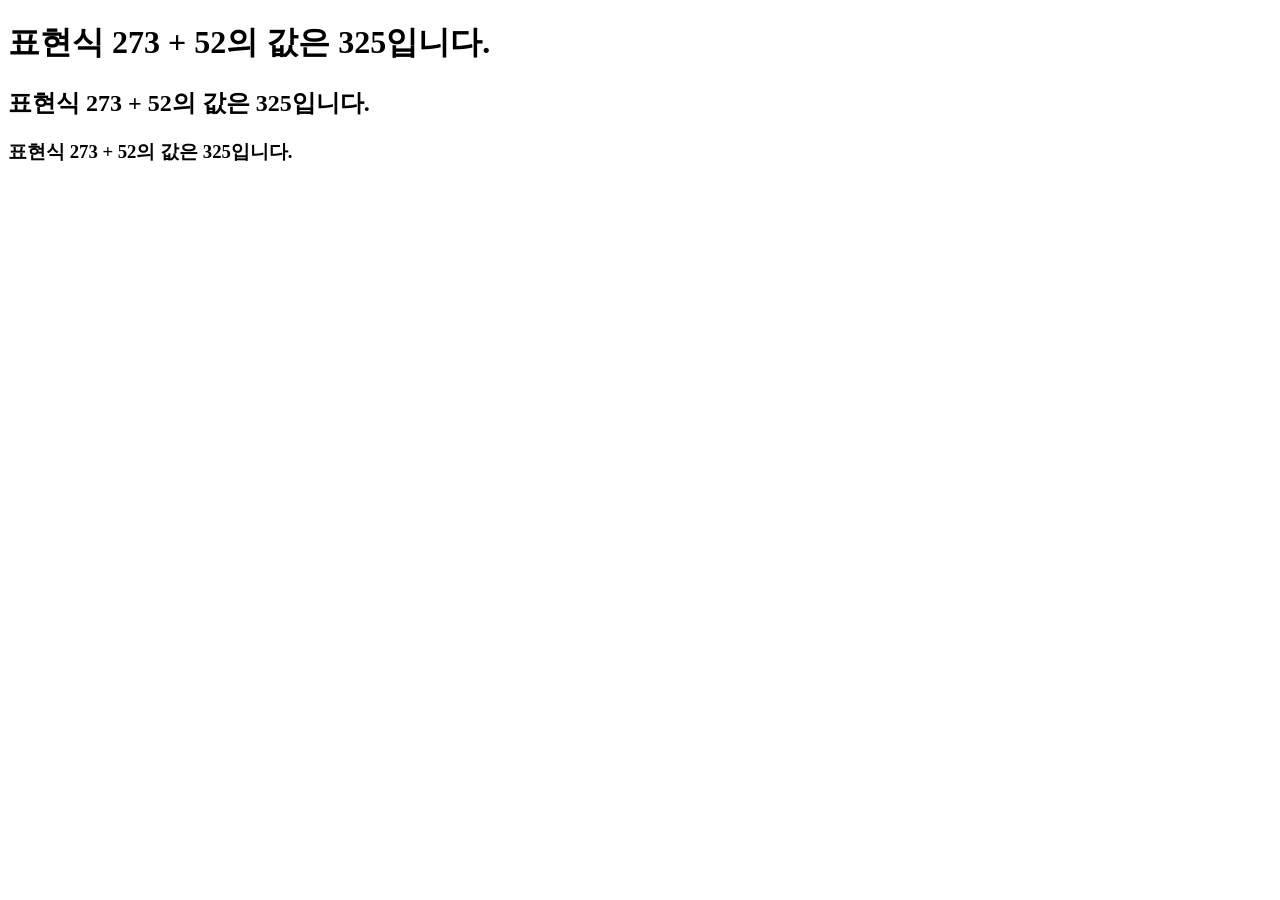
<file: 03.26 수업자료/test_0312.html>
<!DOCTYPE html>
<html lang="en">
<head>
    <meta charset="UTF-8">
    <meta name="viewport" content="width=device-width, initial-scale=1.0">
    <title>Document</title>
</head>
<body>
    <h1 class="design" ></h1>
    <h2></h2>
    <h3>내용을 입력</h3>
    <script>
        // if(273 < 52) {
        //     alert("273은 52보다 작습니다.");
        // }

        // if(273 > 52) {
        //     alert("273은 52보다 큽니다.")
        // }

        console.log(`표현식 273 + 52의 값은 ${273 + 52}입니다.`);
        console.log('표현식 273 + 52의 값은' + (273 + 52) +'입니다.');
        document.querySelector('h1').innerHTML = `표현식 273 + 52의 값은 ${273 + 52}입니다.`;
        document.querySelector('h2').innerHTML = `표현식 273 + 52의 값은 ${273 + 52}입니다.`;
        document.querySelector('h3').innerHTML = `표현식 273 + 52의 값은 ${273 + 52}입니다.`;
    </script>
</body>
</html>
</file>
<file: card-carousel.css>
*, *::before, *::after { margin: 0; padding: 0; box-sizing: border-box; }

body {
  background: #fcfce2;
  color: #1a1a14;
  font-family: 'Panchang', 'Helvetica Neue', Arial, sans-serif;
  overflow-x: hidden;
}

/* ── ORBIT STAGE ── */
#orbit-stage {
  position: absolute;
  inset: 0;
  z-index: 2;
  pointer-events: none;
}

.orbit-card {
  position: absolute;
  width: 200px;
  height: 280px;
  border-radius: 16px;
  overflow: hidden;
  border: 1px solid rgba(26,26,20,0.08);
  display: flex;
  flex-direction: column;
  will-change: transform;
  transform-origin: center center;
  pointer-events: none;
}

.orbit-card .c-top {
  flex: 1;
  position: relative;
  overflow: hidden;
  display: flex;
  flex-direction: column;
  justify-content: flex-end;
  padding: 14px;
}

.orbit-card .c-top img {
  position: absolute;
  inset: 0;
  width: 100%;
  height: 100%;
  object-fit: contain;
  background: #f0f0f2;
}

.c-tags { position: relative; z-index: 1; display: flex; gap: 5px; flex-wrap: wrap; }

.c-tag {
  font-size: 8px;
  letter-spacing: 0.1em;
  text-transform: uppercase;
  color: rgba(255,255,255,0.45);
  border: 1px solid rgba(255,255,255,0.18);
  padding: 2px 7px;
  border-radius: 20px;
}

.orbit-card .c-body {
  flex: none;
  padding: 10px 14px 14px;
  background: rgba(0,0,0,0.35);
}

.c-title { font-size: 12px; font-weight: 600; line-height: 1.3; color: rgba(255,255,255,0.9); }
.c-sub   { font-size: 10px; color: rgba(255,255,255,0.4); margin-top: 3px; }

/* ── HERO ── */
.hero {
  position: relative;
  width: 100%;
  height: 100vh;
  min-height: 600px;
  display: flex;
  align-items: center;
  padding: 0 8%;
  z-index: 1;
  user-select: none;
  overflow: hidden;
}

.hero-left {
  position: relative;
  z-index: 10;
  flex: 0 0 42%;
}

.hero-role {
  font-size: 11px;
  letter-spacing: 0.22em;
  text-transform: uppercase;
  color: rgba(26,26,20,0.38);
  margin-bottom: 20px;
}

.hero-name {
  font-size: clamp(44px, 5.5vw, 90px);
  font-weight: 700;
  line-height: 0.92;
  letter-spacing: -0.03em;
  color: #1a1a14;
  margin-bottom: 28px;
}

.hero-name span {
  color: rgba(26,26,20,0.32);
  font-weight: 400;
}

.hero-bio {
  font-size: 13px;
  font-weight: 300;
  line-height: 1.9;
  color: rgba(26,26,20,0.5);
  max-width: 340px;
}

.carousel-label {
  position: absolute;
  top: 50%;
  right: 5%;
  transform: translateY(-50%);
  font-size: clamp(18px, 2.8vw, 38px);
  font-weight: 600;
  color: rgba(26,26,20,0.1);
  white-space: nowrap;
  pointer-events: none;
  z-index: 3;
  letter-spacing: -0.02em;
}

/* ── INFO SECTION ── */
.info-section {
  position: relative;
  z-index: 10;
  background: #1a1a14;
  color: #fcfce2;
  min-height: 50vh;
  display: flex;
  align-items: center;
  padding: 80px 10%;
  gap: 80px;
}

.info-left { flex: 1; }

.info-label {
  font-size: 11px;
  letter-spacing: 0.22em;
  text-transform: uppercase;
  color: rgba(252,252,226,0.32);
  margin-bottom: 24px;
}

.info-title {
  font-size: clamp(26px, 3.2vw, 48px);
  font-weight: 700;
  line-height: 1.1;
  letter-spacing: -0.02em;
  color: #fcfce2;
  margin-bottom: 22px;
}

.info-desc {
  font-size: 14px;
  font-weight: 300;
  color: rgba(252,252,226,0.48);
  line-height: 1.85;
  max-width: 400px;
}

.info-right {
  display: flex;
  flex-direction: column;
  gap: 36px;
  flex-shrink: 0;
}

.info-stat { display: flex; flex-direction: column; gap: 6px; }

.info-stat-num {
  font-size: 38px;
  font-weight: 700;
  color: #fcfce2;
  letter-spacing: -0.02em;
}

.info-stat-label {
  font-size: 11px;
  letter-spacing: 0.15em;
  text-transform: uppercase;
  color: rgba(252,252,226,0.32);
}

/* ── PROJECTS SECTION ── */
.projects-section {
  position: relative;
  z-index: 10;
  background: #fcfce2;
  padding: 80px 8%;
}

.projects-header {
  font-size: 11px;
  letter-spacing: 0.22em;
  text-transform: uppercase;
  color: rgba(26,26,20,0.28);
  margin-bottom: 32px;
}

#project-list {
  display: flex;
  flex-direction: column;
  gap: 20px;
}

.project-row {
  display: grid;
  grid-template-columns: 1fr 2fr;
  min-height: 190px;
  border: 1px solid rgba(26,26,20,0.12);
  border-radius: 14px;
  overflow: hidden;
  cursor: pointer;
  transition: border-color 0.25s, transform 0.25s;
}

.project-row:hover {
  border-color: rgba(26,26,20,0.28);
  transform: translateY(-3px);
}

.project-img {
  display: flex;
  align-items: center;
  justify-content: center;
  overflow: hidden;
}

.project-img img {
  width: 100%;
  height: 100%;
  object-fit: cover;
}

.project-desc {
  padding: 32px 40px;
  display: flex;
  flex-direction: column;
  justify-content: center;
  gap: 10px;
  border-left: 1px solid rgba(26,26,20,0.08);
  background: #fcfce2;
}

.project-tags { display: flex; gap: 7px; flex-wrap: wrap; margin-bottom: 4px; }

.project-tag {
  font-size: 9px;
  letter-spacing: 0.1em;
  text-transform: uppercase;
  color: rgba(26,26,20,0.38);
  border: 1px solid rgba(26,26,20,0.14);
  padding: 3px 10px;
  border-radius: 20px;
}

.project-title {
  font-size: clamp(15px, 1.6vw, 22px);
  font-weight: 600;
  color: #1a1a14;
  line-height: 1.2;
  letter-spacing: -0.01em;
}

.project-sub { font-size: 12px; color: rgba(26,26,20,0.38); }

.project-text {
  font-size: 13px;
  font-weight: 300;
  color: rgba(26,26,20,0.52);
  line-height: 1.78;
  max-width: 480px;
}

/* ── CONTACT SECTION ── */
.contact-section {
  position: relative;
  z-index: 10;
  background: #1a1a14;
  color: #fcfce2;
  min-height: 50vh;
  display: flex;
  align-items: center;
  justify-content: center;
  flex-direction: column;
  padding: 80px 10%;
  text-align: center;
  gap: 28px;
}

.contact-label {
  font-size: 11px;
  letter-spacing: 0.22em;
  text-transform: uppercase;
  color: rgba(252,252,226,0.3);
}

.contact-title {
  font-size: clamp(30px, 5vw, 80px);
  font-weight: 700;
  line-height: 0.95;
  letter-spacing: -0.03em;
  color: #fcfce2;
}

.contact-title em {
  font-style: italic;
  font-weight: 300;
  color: rgba(252,252,226,0.38);
}

.contact-links {
  display: flex;
  gap: 36px;
  flex-wrap: wrap;
  justify-content: center;
  margin-top: 12px;
}

.contact-link {
  font-size: 13px;
  color: rgba(252,252,226,0.48);
  text-decoration: none;
  letter-spacing: 0.05em;
  border-bottom: 1px solid rgba(252,252,226,0.18);
  padding-bottom: 4px;
  transition: color 0.2s, border-color 0.2s;
}

.contact-link:hover {
  color: #fcfce2;
  border-color: rgba(252,252,226,0.55);
}
</file>
